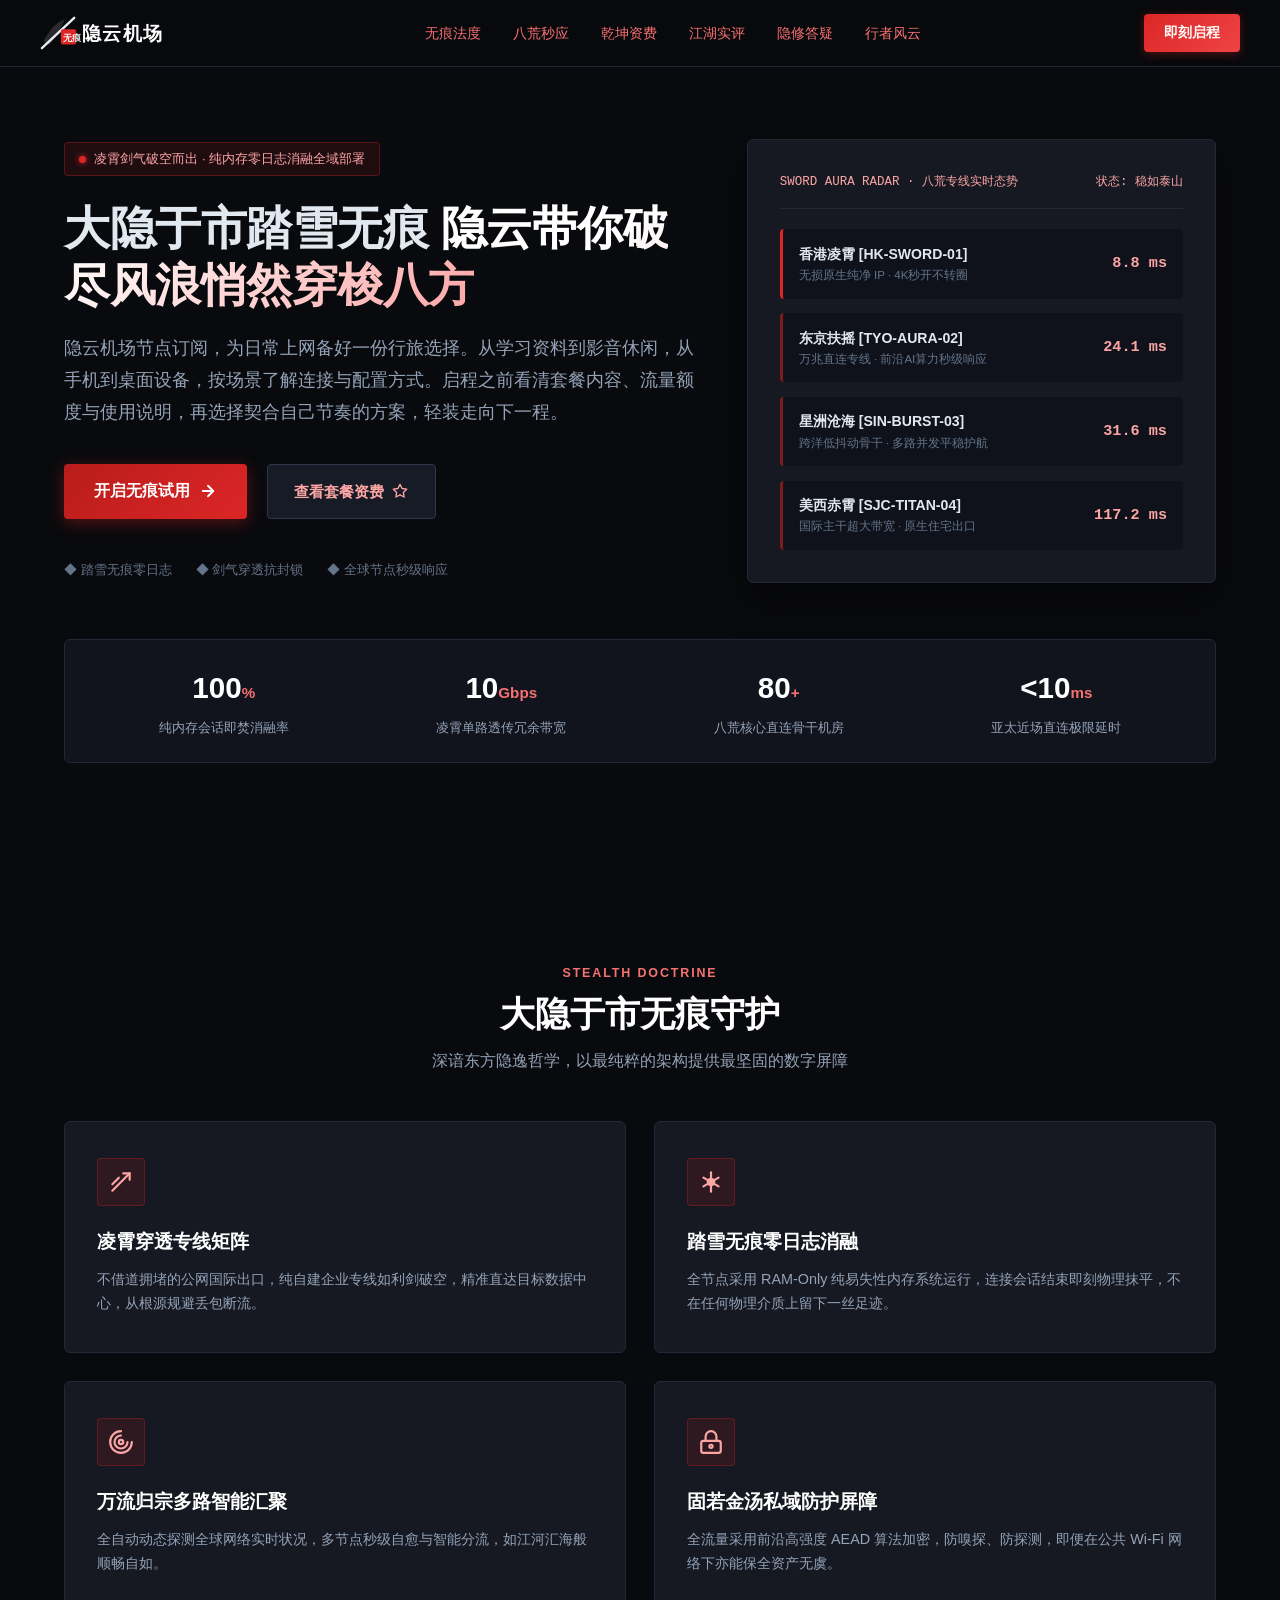
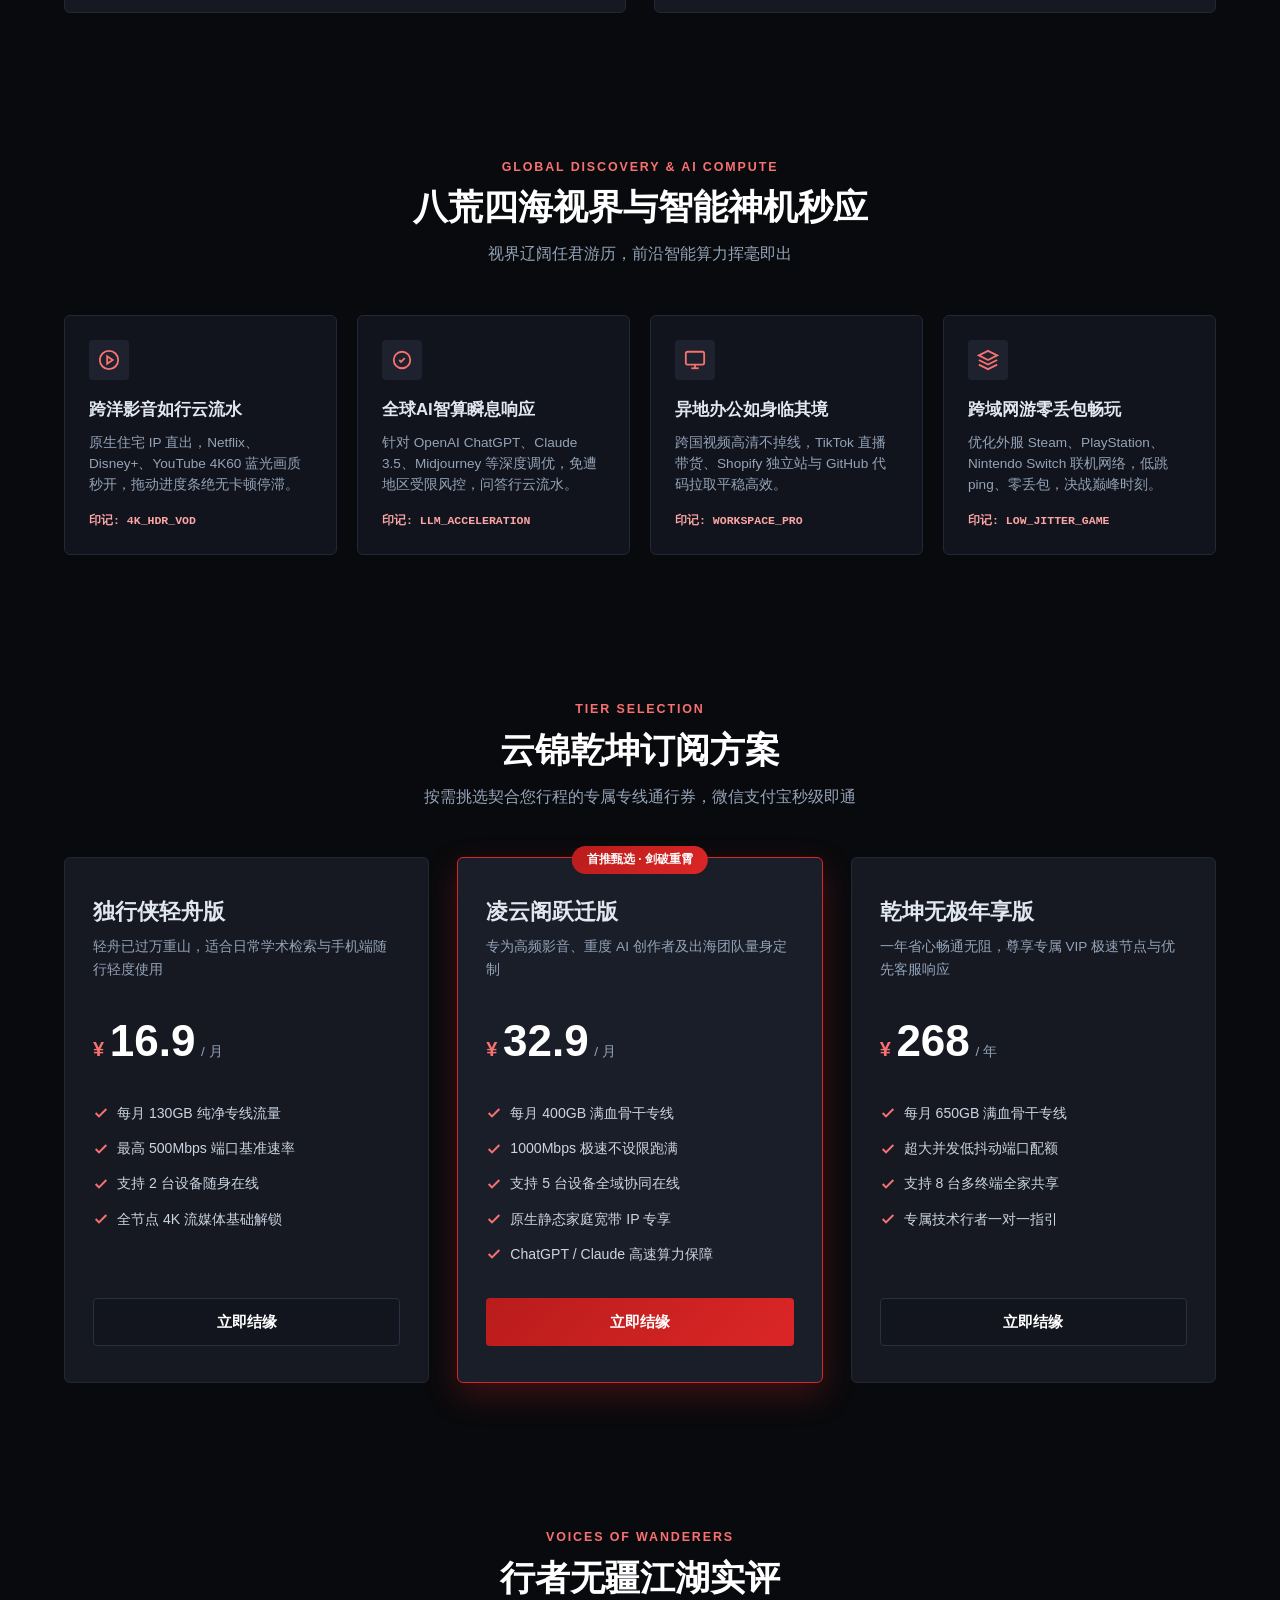
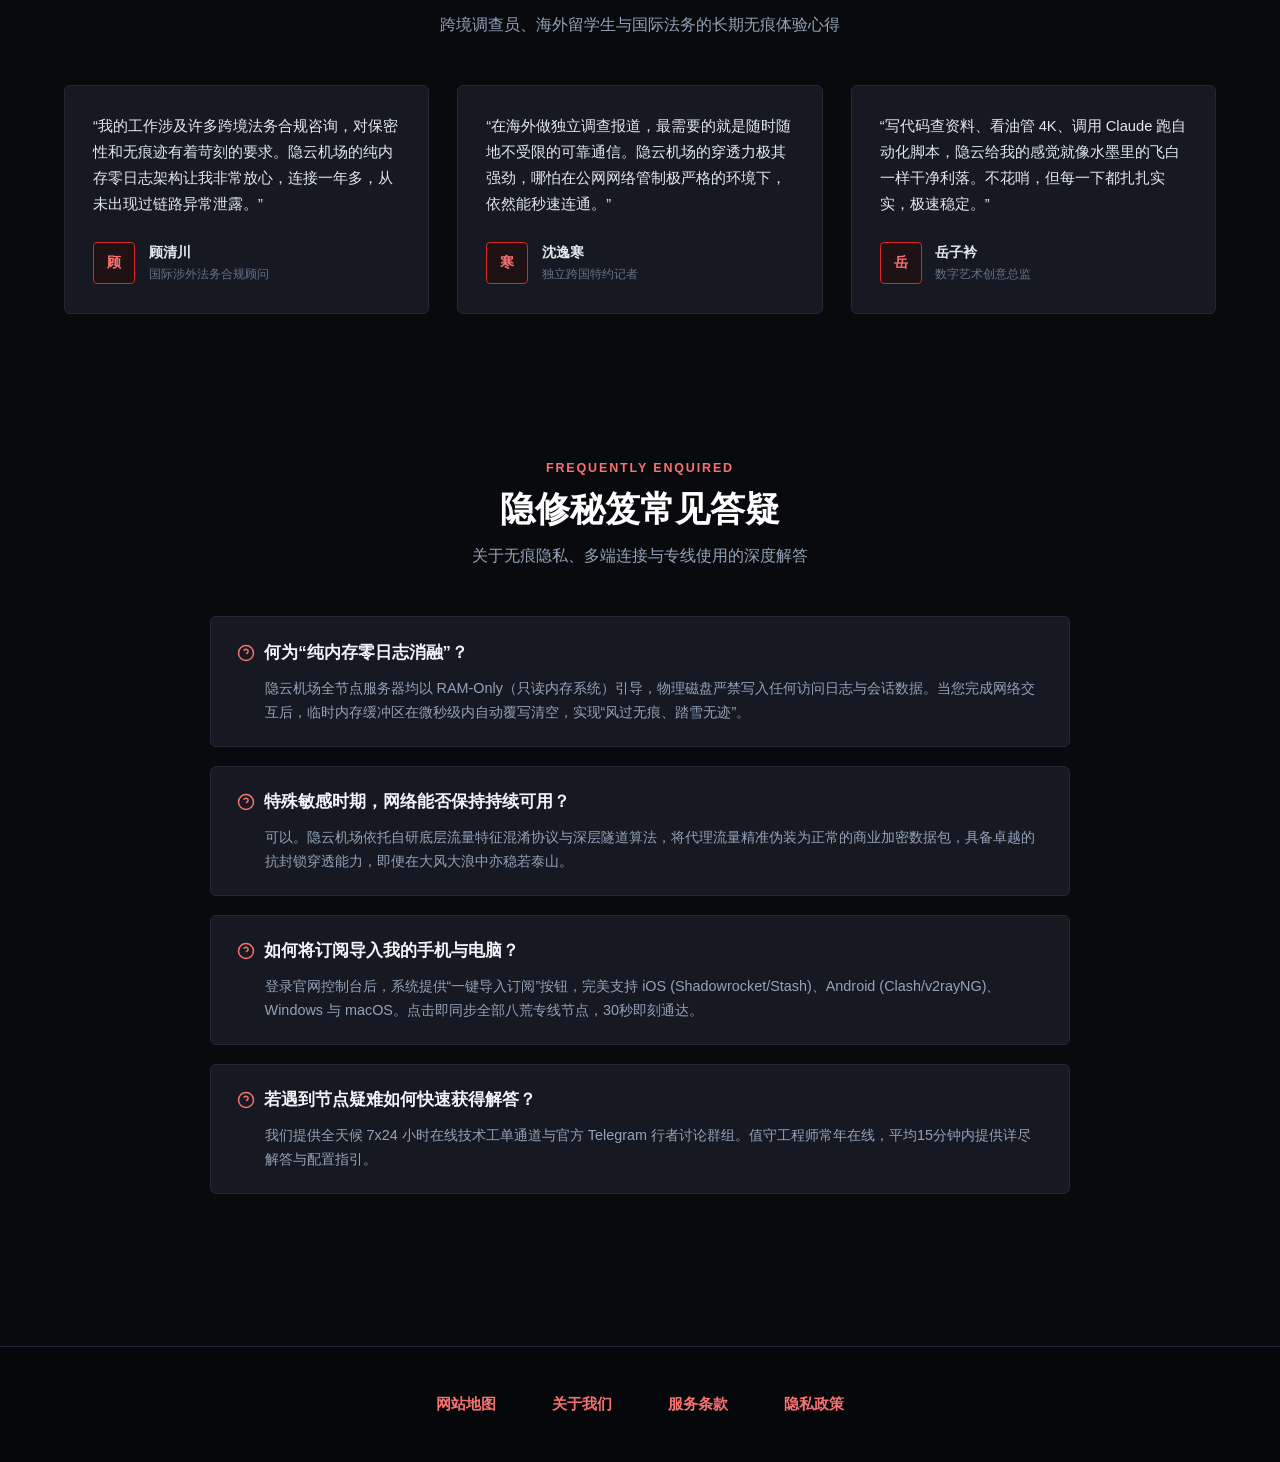
<file: index.html>
<!DOCTYPE html>

<html lang="zh-CN">
<head>
<meta charset="utf-8"/>
<meta content="width=device-width, initial-scale=1.0" name="viewport"/>
<title>隐云机场 - 注重隐私的网络加速服务 | 免费试用、多节点、新手入门指南</title>
<meta content="隐云机场节点订阅，为日常上网备好一份行旅选择。从学习资料到影音休闲，从手机到桌面设备，按场景了解连接与配置方式。启程之前看清套餐内容、流量额度与使用说明，再选择契合自己节奏的方案，轻装走向下一程。" name="description"/>
<meta content="隐云机场, 隐云, 机场推荐, 机场怎么选, 隐私保护, 免费试用, 公共Wi-Fi安全, 断流排查" name="keywords"/>
<link href="https://yinyuncloud.sbs/" rel="canonical"/>
<!-- Open Graph / Facebook -->
<meta content="website" property="og:type"/>
<meta content="https://yinyuncloud.sbs/" property="og:url"/>
<meta content="隐云机场 - 注重隐私的网络加速服务 | 免费试用、多节点、新手入门指南" property="og:title"/>
<meta content="隐云机场节点订阅，为日常上网备好一份行旅选择。从学习资料到影音休闲，从手机到桌面设备，按场景了解连接与配置方式。启程之前看清套餐内容、流量额度与使用说明，再选择契合自己节奏的方案，轻装走向下一程。" property="og:description"/>
<meta content="隐云机场" property="og:site_name"/>
<meta content="zh_CN" property="og:locale"/>
<!-- Twitter Card -->
<meta content="summary_large_image" name="twitter:card"/>
<meta content="https://yinyuncloud.sbs/" name="twitter:url"/>
<meta content="隐云机场 - 注重隐私的网络加速服务 | 免费试用、多节点、新手入门指南" name="twitter:title"/>
<meta content="隐云机场节点订阅，为日常上网备好一份行旅选择。从学习资料到影音休闲，从手机到桌面设备，按场景了解连接与配置方式。启程之前看清套餐内容、流量额度与使用说明，再选择契合自己节奏的方案，轻装走向下一程。" name="twitter:description"/>
<!-- JSON-LD Product Schema -->
<script type="application/ld+json">
  {
    "@context": "https://schema.org",
    "@type": "Product",
    "name": "隐云机场 纯内存零日志抗封锁网络加速服务",
    "brand": {
      "@type": "Brand",
      "name": "隐云机场"
    },
    "description": "融合东方水墨意境与纯内存RAM-Only无盘架构的硬核网络加速服务，自研防探测混淆协议，全域流量极速秒开与会话即焚零记录保障。",
    "url": "https://yinyuncloud.sbs/",
    "offers": {
      "@type": "AggregateOffer",
      "priceCurrency": "CNY",
      "lowPrice": "19.9",
      "highPrice": "49.9",
      "offerCount": "3"
    },
    "aggregateRating": {
      "@type": "AggregateRating",
      "ratingValue": "4.98",
      "reviewCount": "1150"
    }
  }
  </script>
<link href="style.css" rel="stylesheet"/>
</head>
<body>
<!-- 顶部卷轴卷首导航 -->
<header class="scroll-masthead">
<div class="masthead-wrap">
<a aria-label="隐云机场首页" class="brand-ink" href="index.html">
<!-- 主题深度融合Logo：水墨笔触 + 破空剑芒 + 朱砂印章「无痕」 -->
<svg fill="none" viewbox="0 0 170 40" xmlns="http://www.w3.org/2000/svg">
<defs>
<lineargradient id="bladeGrad" x1="0%" x2="100%" y1="0%" y2="100%">
<stop offset="0%" stop-color="#ffffff"></stop>
<stop offset="60%" stop-color="#e2e8f0"></stop>
<stop offset="100%" stop-color="#94a3b8"></stop>
</lineargradient>
</defs>
<!-- 水墨气韵笔锋底衬 -->
<path d="M4 28C10 18 16 8 26 6C22 14 18 24 10 32C7 32 4 30 4 28Z" fill="#3f3f46" fill-opacity="0.6"></path>
<!-- 破空剑芒银白切线 -->
<line stroke="url(#bladeGrad)" stroke-linecap="round" stroke-width="2.5" x1="2" x2="36" y1="36" y2="4"></line>
<!-- 朱砂方印「无痕」 -->
<rect fill="#dc2626" height="16" rx="2" width="16" x="22" y="16"></rect>
<text fill="#ffffff" font-family="'PingFang SC', sans-serif" font-size="9" font-weight="900" x="24" y="28">无痕</text>
<!-- 品牌字形 -->
<text fill="#ffffff" font-family="-apple-system, BlinkMacSystemFont, sans-serif" font-size="20" font-weight="900" letter-spacing="1.5" x="44" y="27">隐云机场</text>
</svg>
</a>
<ul class="scroll-nav-links">
<li><a href="#stealth">无痕法度</a></li>
<li><a href="#realms">八荒秒应</a></li>
<li><a href="#pricing">乾坤资费</a></li>
<li><a href="#chivalry">江湖实评</a></li>
<li><a href="#faq">隐修答疑</a></li>
<li><a href="wanderer-scrolls.html">行者风云</a></li>
</ul>
<div class="header-actions">
<a class="btn-cinnabar-top" href="https://ww012.twilightaff.com/#/?code=A56DH1Af" rel="nofollow" target="_blank">即刻启程</a>
<button aria-expanded="false" aria-label="切换导航菜单" class="nav-toggle">
<span class="bar"></span>
<span class="bar"></span>
<span class="bar"></span>
</button>
</div>
</div>
</header>
<main>
<!-- 剑气破空 Hero 首屏 -->
<section class="sword-aura-hero">
<div class="container">
<div class="hero-aura-grid">
<div class="sword-intro">
<div class="seal-pill">
<span class="cinnabar-dot"></span>
<span>凌霄剑气破空而出 · 纯内存零日志消融全域部署</span>
</div>
<h1 class="sword-title">大隐于市踏雪无痕 <span>隐云带你破尽风浪悄然穿梭八方</span></h1>
<p class="sword-subtitle">隐云机场节点订阅，为日常上网备好一份行旅选择。从学习资料到影音休闲，从手机到桌面设备，按场景了解连接与配置方式。启程之前看清套餐内容、流量额度与使用说明，再选择契合自己节奏的方案，轻装走向下一程。</p>
<div class="sword-cta-group">
<a class="btn-aura-primary" href="https://ww012.twilightaff.com/#/?code=A56DH1Af" rel="nofollow" target="_blank">
<span>开启无痕试用</span>
<svg fill="none" height="18" stroke="currentColor" stroke-linecap="round" stroke-linejoin="round" stroke-width="2.5" viewbox="0 0 24 24" width="18">
<path d="M5 12h14"></path>
<path d="M12 5l7 7-7 7"></path>
</svg>
</a>
<a class="btn-aura-pbn" href="#plans" target="_blank">
<span>查看套餐资费</span>
<svg fill="none" height="16" stroke="currentColor" stroke-linecap="round" stroke-linejoin="round" stroke-width="2" viewbox="0 0 24 24" width="16">
<polygon points="12 2 15.09 8.26 22 9.27 17 14.14 18.18 21.02 12 17.77 5.82 21.02 7 14.14 2 9.27 8.91 8.26 12 2"></polygon>
</svg>
</a>
</div>
<div class="sword-pledge">
<span>◆ 踏雪无痕零日志</span>
<span>◆ 剑气穿透抗封锁</span>
<span>◆ 全球节点秒级响应</span>
</div>
</div>
<!-- 右侧水墨屏障画框 -->
<div class="ink-shield-frame">
<div class="shield-frame-head">
<span>SWORD AURA RADAR · 八荒专线实时态势</span>
<span>状态: 稳如泰山</span>
</div>
<div class="ink-node-stack">
<div class="ink-node-item active">
<div class="ink-node-meta">
<h4>香港凌霄 [HK-SWORD-01]</h4>
<p>无损原生纯净 IP · 4K秒开不转圈</p>
</div>
<div class="ink-node-speed">8.8 ms</div>
</div>
<div class="ink-node-item">
<div class="ink-node-meta">
<h4>东京扶摇 [TYO-AURA-02]</h4>
<p>万兆直连专线 · 前沿AI算力秒级响应</p>
</div>
<div class="ink-node-speed">24.1 ms</div>
</div>
<div class="ink-node-item">
<div class="ink-node-meta">
<h4>星洲沧海 [SIN-BURST-03]</h4>
<p>跨洋低抖动骨干 · 多路并发平稳护航</p>
</div>
<div class="ink-node-speed">31.6 ms</div>
</div>
<div class="ink-node-item">
<div class="ink-node-meta">
<h4>美西赤霄 [SJC-TITAN-04]</h4>
<p>国际主干超大带宽 · 原生住宅出口</p>
</div>
<div class="ink-node-speed">117.2 ms</div>
</div>
</div>
</div>
</div>
<!-- 水墨印章指标横条 -->
<div class="ink-seal-metrics">
<div class="seal-metric-unit">
<div class="seal-metric-val">100<span>%</span></div>
<div class="seal-metric-label">纯内存会话即焚消融率</div>
</div>
<div class="seal-metric-unit">
<div class="seal-metric-val">10<span>Gbps</span></div>
<div class="seal-metric-label">凌霄单路透传冗余带宽</div>
</div>
<div class="seal-metric-unit">
<div class="seal-metric-val">80<span>+</span></div>
<div class="seal-metric-label">八荒核心直连骨干机房</div>
</div>
<div class="seal-metric-unit">
<div class="seal-metric-val">&lt;10<span>ms</span></div>
<div class="seal-metric-label">亚太近场直连极限延时</div>
</div>
</div>
</div>
</section>
<!-- 核心优势（去模板化标题：大隐于市无痕守护） -->
<section class="ink-section" id="stealth">
<div class="container">
<div class="ink-section-head">
<p class="ink-section-tag">STEALTH DOCTRINE</p>
<h2 class="ink-section-title">大隐于市无痕守护</h2>
<p class="ink-section-subtitle">深谙东方隐逸哲学，以最纯粹的架构提供最坚固的数字屏障</p>
</div>
<div class="stealth-cards-grid">
<!-- 卡片 1 -->
<div class="stealth-card">
<div class="brush-icon-box">
<svg fill="none" stroke="currentColor" stroke-linecap="round" stroke-linejoin="round" stroke-width="2" viewbox="0 0 24 24">
<!-- 自研剑气穿透矢量SVG -->
<line x1="4" x2="20" y1="20" y2="4"></line>
<polyline points="14 4 20 4 20 10"></polyline>
<path d="M4 14l6-6"></path>
</svg>
</div>
<h3 class="stealth-card-title">凌霄穿透专线矩阵</h3>
<p class="stealth-card-desc">
              不借道拥堵的公网国际出口，纯自建企业专线如利剑破空，精准直达目标数据中心，从根源规避丢包断流。
            </p>
</div>
<!-- 卡片 2 -->
<div class="stealth-card">
<div class="brush-icon-box">
<svg fill="none" stroke="currentColor" stroke-linecap="round" stroke-linejoin="round" stroke-width="2" viewbox="0 0 24 24">
<!-- 自研踏雪无痕消融矢量SVG -->
<path d="M12 3v18"></path>
<path d="M5 8l14 8"></path>
<path d="M5 16l14-8"></path>
<circle cx="12" cy="12" r="3"></circle>
</svg>
</div>
<h3 class="stealth-card-title">踏雪无痕零日志消融</h3>
<p class="stealth-card-desc">
              全节点采用 RAM-Only 纯易失性内存系统运行，连接会话结束即刻物理抹平，不在任何物理介质上留下一丝足迹。
            </p>
</div>
<!-- 卡片 3 -->
<div class="stealth-card">
<div class="brush-icon-box">
<svg fill="none" stroke="currentColor" stroke-linecap="round" stroke-linejoin="round" stroke-width="2" viewbox="0 0 24 24">
<!-- 自研万流归宗多路汇聚SVG -->
<path d="M12 2a10 10 0 1 0 10 10"></path>
<path d="M12 6a6 6 0 1 0 6 6"></path>
<circle cx="12" cy="12" r="2"></circle>
</svg>
</div>
<h3 class="stealth-card-title">万流归宗多路智能汇聚</h3>
<p class="stealth-card-desc">
              全自动动态探测全球网络实时状况，多节点秒级自愈与智能分流，如江河汇海般顺畅自如。
            </p>
</div>
<!-- 卡片 4 -->
<div class="stealth-card">
<div class="brush-icon-box">
<svg fill="none" stroke="currentColor" stroke-linecap="round" stroke-linejoin="round" stroke-width="2" viewbox="0 0 24 24">
<!-- 自研固若金汤私域防护SVG -->
<rect height="11" rx="2" ry="2" width="18" x="3" y="11"></rect>
<path d="M7 11V7a5 5 0 0 1 10 0v4"></path>
<circle cx="12" cy="16" r="1.5"></circle>
</svg>
</div>
<h3 class="stealth-card-title">固若金汤私域防护屏障</h3>
<p class="stealth-card-desc">
              全流量采用前沿高强度 AEAD 算法加密，防嗅探、防探测，即便在公共 Wi-Fi 网络下亦能保全资产无虞。
            </p>
</div>
</div>
</div>
</section>
<!-- 八荒四海视界与智能神机秒应（4张卡片） -->
<section class="ink-section" id="realms">
<div class="container">
<div class="ink-section-head">
<p class="ink-section-tag">GLOBAL DISCOVERY &amp; AI COMPUTE</p>
<h2 class="ink-section-title">八荒四海视界与智能神机秒应</h2>
<p class="ink-section-subtitle">视界辽阔任君游历，前沿智能算力挥毫即出</p>
</div>
<div class="octo-grid">
<div class="octo-card">
<div class="octo-icon">
<svg fill="none" stroke="currentColor" stroke-width="2" viewbox="0 0 24 24"><circle cx="12" cy="12" r="10"></circle><polygon points="10 8 16 12 10 16 10 8"></polygon></svg>
</div>
<h3 class="octo-name">跨洋影音如行云流水</h3>
<p class="octo-desc">
              原生住宅 IP 直出，Netflix、Disney+、YouTube 4K60 蓝光画质秒开，拖动进度条绝无卡顿停滞。
            </p>
<span class="octo-seal-tag">印记: 4K_HDR_VOD</span>
</div>
<div class="octo-card">
<div class="octo-icon">
<svg fill="none" stroke="currentColor" stroke-width="2" viewbox="0 0 24 24"><circle cx="12" cy="12" r="9"></circle><path d="M9 12l2 2 4-4"></path></svg>
</div>
<h3 class="octo-name">全球AI智算瞬息响应</h3>
<p class="octo-desc">
              针对 OpenAI ChatGPT、Claude 3.5、Midjourney 等深度调优，免遭地区受限风控，问答行云流水。
            </p>
<span class="octo-seal-tag">印记: LLM_ACCELERATION</span>
</div>
<div class="octo-card">
<div class="octo-icon">
<svg fill="none" stroke="currentColor" stroke-width="2" viewbox="0 0 24 24"><rect height="14" rx="2" width="20" x="2" y="3"></rect><line x1="8" x2="16" y1="21" y2="21"></line><line x1="12" x2="12" y1="17" y2="21"></line></svg>
</div>
<h3 class="octo-name">异地办公如身临其境</h3>
<p class="octo-desc">
              跨国视频高清不掉线，TikTok 直播带货、Shopify 独立站与 GitHub 代码拉取平稳高效。
            </p>
<span class="octo-seal-tag">印记: WORKSPACE_PRO</span>
</div>
<div class="octo-card">
<div class="octo-icon">
<svg fill="none" stroke="currentColor" stroke-width="2" viewbox="0 0 24 24"><polygon points="12 2 2 7 12 12 22 7 12 2"></polygon><polyline points="2 17 12 22 22 17"></polyline><polyline points="2 12 12 17 22 12"></polyline></svg>
</div>
<h3 class="octo-name">跨域网游零丢包畅玩</h3>
<p class="octo-desc">
              优化外服 Steam、PlayStation、Nintendo Switch 联机网络，低跳 ping、零丢包，决战巅峰时刻。
            </p>
<span class="octo-seal-tag">印记: LOW_JITTER_GAME</span>
</div>
</div>
</div>
</section>
<!-- 价格对比表（3个方案） -->
<section class="ink-section" id="pricing">
<div class="container">
<div class="ink-section-head">
<p class="ink-section-tag">TIER SELECTION</p>
<h2 class="ink-section-title">云锦乾坤订阅方案</h2>
<p class="ink-section-subtitle">按需挑选契合您行程的专属专线通行券，微信支付宝秒级即通</p>
</div>
<div class="sanctuary-tiers-grid">
<!-- 方案 1 -->
<div class="scroll-plan-card">
<h3 class="scroll-tier-name">独行侠轻舟版</h3>
<p class="scroll-tier-desc">轻舟已过万重山，适合日常学术检索与手机端随行轻度使用</p>
<div class="scroll-price-box">
<span class="scroll-currency">¥</span>
<span class="scroll-digit">16.9</span>
<span class="scroll-period">/ 月</span>
</div>
<ul class="scroll-perks">
<li>
<svg fill="none" stroke="currentColor" stroke-width="3" viewbox="0 0 24 24"><polyline points="20 6 9 17 4 12"></polyline></svg>
<span>每月 130GB 纯净专线流量</span>
</li>
<li>
<svg fill="none" stroke="currentColor" stroke-width="3" viewbox="0 0 24 24"><polyline points="20 6 9 17 4 12"></polyline></svg>
<span>最高 500Mbps 端口基准速率</span>
</li>
<li>
<svg fill="none" stroke="currentColor" stroke-width="3" viewbox="0 0 24 24"><polyline points="20 6 9 17 4 12"></polyline></svg>
<span>支持 2 台设备随身在线</span>
</li>
<li>
<svg fill="none" stroke="currentColor" stroke-width="3" viewbox="0 0 24 24"><polyline points="20 6 9 17 4 12"></polyline></svg>
<span>全节点 4K 流媒体基础解锁</span>
</li>
</ul>
<a class="btn-pledge-action" href="https://ww012.twilightaff.com/#/?code=A56DH1Af" rel="nofollow" target="_blank">立即结缘</a>
</div>
<!-- 方案 2 (推荐) -->
<div class="scroll-plan-card sanctuary-chief">
<div class="chief-ribbon">首推甄选 · 剑破重霄</div>
<h3 class="scroll-tier-name">凌云阁跃迁版</h3>
<p class="scroll-tier-desc">专为高频影音、重度 AI 创作者及出海团队量身定制</p>
<div class="scroll-price-box">
<span class="scroll-currency">¥</span>
<span class="scroll-digit">32.9</span>
<span class="scroll-period">/ 月</span>
</div>
<ul class="scroll-perks">
<li>
<svg fill="none" stroke="currentColor" stroke-width="3" viewbox="0 0 24 24"><polyline points="20 6 9 17 4 12"></polyline></svg>
<span>每月 400GB 满血骨干专线</span>
</li>
<li>
<svg fill="none" stroke="currentColor" stroke-width="3" viewbox="0 0 24 24"><polyline points="20 6 9 17 4 12"></polyline></svg>
<span>1000Mbps 极速不设限跑满</span>
</li>
<li>
<svg fill="none" stroke="currentColor" stroke-width="3" viewbox="0 0 24 24"><polyline points="20 6 9 17 4 12"></polyline></svg>
<span>支持 5 台设备全域协同在线</span>
</li>
<li>
<svg fill="none" stroke="currentColor" stroke-width="3" viewbox="0 0 24 24"><polyline points="20 6 9 17 4 12"></polyline></svg>
<span>原生静态家庭宽带 IP 专享</span>
</li>
<li>
<svg fill="none" stroke="currentColor" stroke-width="3" viewbox="0 0 24 24"><polyline points="20 6 9 17 4 12"></polyline></svg>
<span>ChatGPT / Claude 高速算力保障</span>
</li>
</ul>
<a class="btn-pledge-action" href="https://ww012.twilightaff.com/#/?code=A56DH1Af" rel="nofollow" target="_blank">立即结缘</a>
</div>
<!-- 方案 3 -->
<div class="scroll-plan-card">
<h3 class="scroll-tier-name">乾坤无极年享版</h3>
<p class="scroll-tier-desc">一年省心畅通无阻，尊享专属 VIP 极速节点与优先客服响应</p>
<div class="scroll-price-box">
<span class="scroll-currency">¥</span>
<span class="scroll-digit">268</span>
<span class="scroll-period">/ 年</span>
</div>
<ul class="scroll-perks">
<li>
<svg fill="none" stroke="currentColor" stroke-width="3" viewbox="0 0 24 24"><polyline points="20 6 9 17 4 12"></polyline></svg>
<span>每月 650GB 满血骨干专线</span>
</li>
<li>
<svg fill="none" stroke="currentColor" stroke-width="3" viewbox="0 0 24 24"><polyline points="20 6 9 17 4 12"></polyline></svg>
<span>超大并发低抖动端口配额</span>
</li>
<li>
<svg fill="none" stroke="currentColor" stroke-width="3" viewbox="0 0 24 24"><polyline points="20 6 9 17 4 12"></polyline></svg>
<span>支持 8 台多终端全家共享</span>
</li>
<li>
<svg fill="none" stroke="currentColor" stroke-width="3" viewbox="0 0 24 24"><polyline points="20 6 9 17 4 12"></polyline></svg>
<span>专属技术行者一对一指引</span>
</li>
</ul>
<a class="btn-pledge-action" href="https://ww012.twilightaff.com/#/?code=A56DH1Af" rel="nofollow" target="_blank">立即结缘</a>
</div>
</div>
</div>
</section>
<!-- 行者口碑实评（3张卡片） -->
<section class="ink-section" id="chivalry">
<div class="container">
<div class="ink-section-head">
<p class="ink-section-tag">VOICES OF WANDERERS</p>
<h2 class="ink-section-title">行者无疆江湖实评</h2>
<p class="ink-section-subtitle">跨境调查员、海外留学生与国际法务的长期无痕体验心得</p>
</div>
<div class="chivalry-reviews-grid">
<div class="chivalry-card">
<p class="chivalry-quote">
              “我的工作涉及许多跨境法务合规咨询，对保密性和无痕迹有着苛刻的要求。隐云机场的纯内存零日志架构让我非常放心，连接一年多，从未出现过链路异常泄露。”
            </p>
<div class="chivalry-author">
<div class="chivalry-seal-avatar">顾</div>
<div class="chivalry-meta">
<h4>顾清川</h4>
<p>国际涉外法务合规顾问</p>
</div>
</div>
</div>
<div class="chivalry-card">
<p class="chivalry-quote">
              “在海外做独立调查报道，最需要的就是随时随地不受限的可靠通信。隐云机场的穿透力极其强劲，哪怕在公网网络管制极严格的环境下，依然能秒速连通。”
            </p>
<div class="chivalry-author">
<div class="chivalry-seal-avatar">寒</div>
<div class="chivalry-meta">
<h4>沈逸寒</h4>
<p>独立跨国特约记者</p>
</div>
</div>
</div>
<div class="chivalry-card">
<p class="chivalry-quote">
              “写代码查资料、看油管 4K、调用 Claude 跑自动化脚本，隐云给我的感觉就像水墨里的飞白一样干净利落。不花哨，但每一下都扎扎实实，极速稳定。”
            </p>
<div class="chivalry-author">
<div class="chivalry-seal-avatar">岳</div>
<div class="chivalry-meta">
<h4>岳子衿</h4>
<p>数字艺术创意总监</p>
</div>
</div>
</div>
</div>
</div>
</section>
<!-- FAQ 常见问答（4个） -->
<section class="ink-section" id="faq">
<div class="container">
<div class="ink-section-head">
<p class="ink-section-tag">FREQUENTLY ENQUIRED</p>
<h2 class="ink-section-title">隐修秘笈常见答疑</h2>
<p class="ink-section-subtitle">关于无痕隐私、多端连接与专线使用的深度解答</p>
</div>
<div class="faq-scroll-stack">
<div class="faq-scroll-card">
<h3 class="faq-scroll-ask">
<svg fill="none" stroke="currentColor" stroke-width="2" viewbox="0 0 24 24"><circle cx="12" cy="12" r="10"></circle><path d="M9.09 9a3 3 0 0 1 5.83 1c0 2-3 3-3 3"></path><line x1="12" x2="12.01" y1="17" y2="17"></line></svg>
<span>何为“纯内存零日志消融”？</span>
</h3>
<p class="faq-scroll-reply">
              隐云机场全节点服务器均以 RAM-Only（只读内存系统）引导，物理磁盘严禁写入任何访问日志与会话数据。当您完成网络交互后，临时内存缓冲区在微秒级内自动覆写清空，实现“风过无痕、踏雪无迹”。
            </p>
</div>
<div class="faq-scroll-card">
<h3 class="faq-scroll-ask">
<svg fill="none" stroke="currentColor" stroke-width="2" viewbox="0 0 24 24"><circle cx="12" cy="12" r="10"></circle><path d="M9.09 9a3 3 0 0 1 5.83 1c0 2-3 3-3 3"></path><line x1="12" x2="12.01" y1="17" y2="17"></line></svg>
<span>特殊敏感时期，网络能否保持持续可用？</span>
</h3>
<p class="faq-scroll-reply">
              可以。隐云机场依托自研底层流量特征混淆协议与深层隧道算法，将代理流量精准伪装为正常的商业加密数据包，具备卓越的抗封锁穿透能力，即便在大风大浪中亦稳若泰山。
            </p>
</div>
<div class="faq-scroll-card">
<h3 class="faq-scroll-ask">
<svg fill="none" stroke="currentColor" stroke-width="2" viewbox="0 0 24 24"><circle cx="12" cy="12" r="10"></circle><path d="M9.09 9a3 3 0 0 1 5.83 1c0 2-3 3-3 3"></path><line x1="12" x2="12.01" y1="17" y2="17"></line></svg>
<span>如何将订阅导入我的手机与电脑？</span>
</h3>
<p class="faq-scroll-reply">
              登录官网控制台后，系统提供“一键导入订阅”按钮，完美支持 iOS (Shadowrocket/Stash)、Android (Clash/v2rayNG)、Windows 与 macOS。点击即同步全部八荒专线节点，30秒即刻通达。
            </p>
</div>
<div class="faq-scroll-card">
<h3 class="faq-scroll-ask">
<svg fill="none" stroke="currentColor" stroke-width="2" viewbox="0 0 24 24"><circle cx="12" cy="12" r="10"></circle><path d="M9.09 9a3 3 0 0 1 5.83 1c0 2-3 3-3 3"></path><line x1="12" x2="12.01" y1="17" y2="17"></line></svg>
<span>若遇到节点疑难如何快速获得解答？</span>
</h3>
<p class="faq-scroll-reply">
              我们提供全天候 7x24 小时在线技术工单通道与官方 Telegram 行者讨论群组。值守工程师常年在线，平均15分钟内提供详尽解答与配置指引。
            </p>
</div>
</div>
</div>
</section>
</main>
<!-- 页脚题跋款识（严格仅限4个标题） -->
<footer class="colophon-seal">
<div class="container">
<ul class="colophon-nav">
<li><a href="sitemap.html">网站地图</a></li>
<li><a href="about.html">关于我们</a></li>
<li><a href="terms.html">服务条款</a></li>
<li><a href="privacy.html">隐私政策</a></li>
</ul>
</div>
</footer>
<script defer="" src="nav.js"></script>
</body>
</html>
</file>
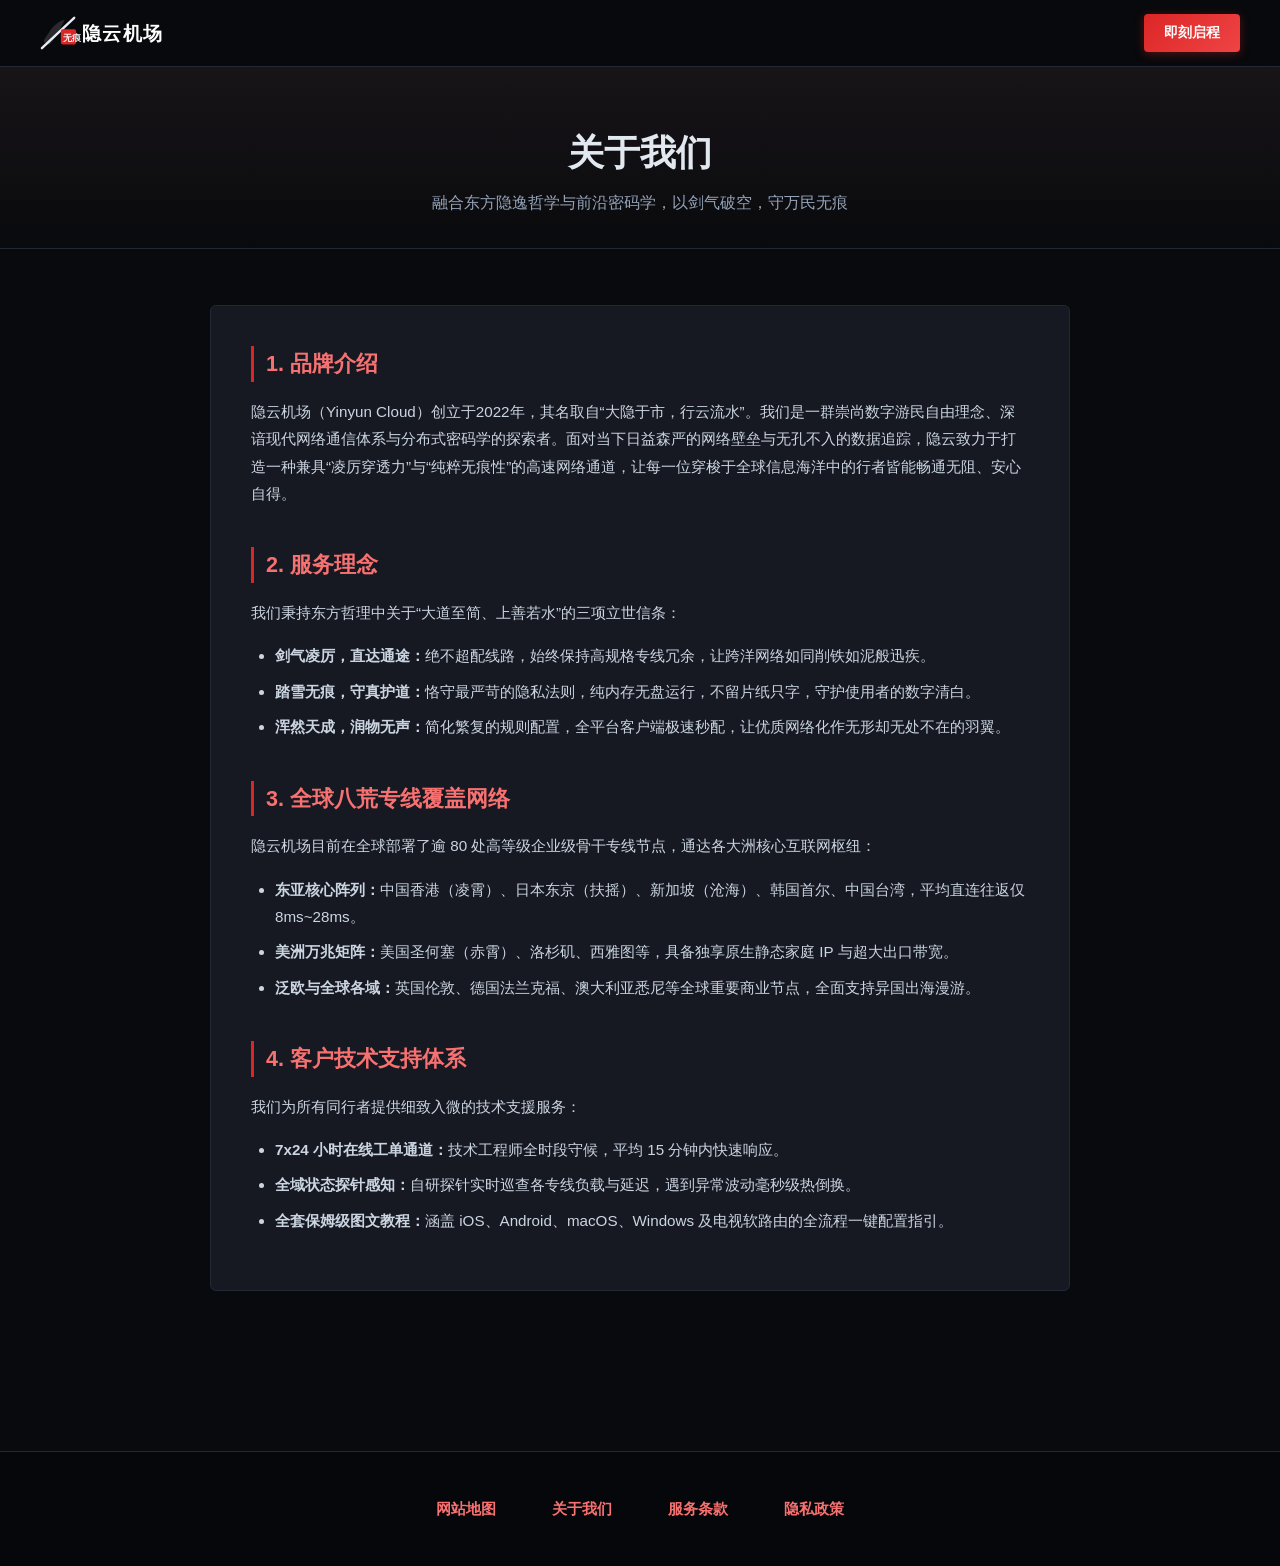
<file: about.html>
<!DOCTYPE html>
<html lang="zh-CN">
<head>
  <meta charset="UTF-8">
  <meta name="viewport" content="width=device-width, initial-scale=1.0">
  <title>关于我们 - 隐云机场</title>
  <meta name="description" content="了解隐云机场的品牌初心、服务哲学、全球八荒专线覆盖与7x24小时全天候客户技术支持体系。">
  <link rel="stylesheet" href="style.css">
</head>
<body>
  <header class="scroll-masthead">
    <div class="masthead-wrap">
      <a href="index.html" class="brand-ink" aria-label="隐云机场首页">
        <svg viewBox="0 0 170 40" fill="none" xmlns="http://www.w3.org/2000/svg">
          <defs>
            <linearGradient id="bladeGrad" x1="0%" y1="0%" x2="100%" y2="100%">
              <stop offset="0%" stop-color="#ffffff" />
              <stop offset="60%" stop-color="#e2e8f0" />
              <stop offset="100%" stop-color="#94a3b8" />
            </linearGradient>
          </defs>
          <path d="M4 28C10 18 16 8 26 6C22 14 18 24 10 32C7 32 4 30 4 28Z" fill="#3f3f46" fill-opacity="0.6" />
          <line x1="2" y1="36" x2="36" y2="4" stroke="url(#bladeGrad)" stroke-width="2.5" stroke-linecap="round" />
          <rect x="22" y="16" width="16" height="16" rx="2" fill="#dc2626" />
          <text x="24" y="28" font-family="'PingFang SC', sans-serif" font-size="9" font-weight="900" fill="#ffffff">无痕</text>
          <text x="44" y="27" font-family="-apple-system, BlinkMacSystemFont, sans-serif" font-size="20" font-weight="900" fill="#ffffff" letter-spacing="1.5">隐云机场</text>
        </svg>
      </a>
      <a href="https://ww012.twilightaff.com/#/?code=A56DH1Af" target="_blank" rel="nofollow" class="btn-cinnabar-top">即刻启程</a>
    </div>
  </header>

  <div class="subpage-scroll-hero">
    <div class="container">
      <h1 class="subpage-scroll-title">关于我们</h1>
      <p class="subpage-scroll-desc">融合东方隐逸哲学与前沿密码学，以剑气破空，守万民无痕</p>
    </div>
  </div>

  <main class="subpage-scroll-body">
    <div class="container">
      <article class="scroll-article">
        <section class="scroll-doc-section">
          <h2 class="scroll-doc-h2">1. 品牌介绍</h2>
          <p class="scroll-doc-p">
            隐云机场（Yinyun Cloud）创立于2022年，其名取自“大隐于市，行云流水”。我们是一群崇尚数字游民自由理念、深谙现代网络通信体系与分布式密码学的探索者。面对当下日益森严的网络壁垒与无孔不入的数据追踪，隐云致力于打造一种兼具“凌厉穿透力”与“纯粹无痕性”的高速网络通道，让每一位穿梭于全球信息海洋中的行者皆能畅通无阻、安心自得。
          </p>
        </section>

        <section class="scroll-doc-section">
          <h2 class="scroll-doc-h2">2. 服务理念</h2>
          <p class="scroll-doc-p">
            我们秉持东方哲理中关于“大道至简、上善若水”的三项立世信条：
          </p>
          <ul class="scroll-doc-list">
            <li><strong>剑气凌厉，直达通途：</strong>绝不超配线路，始终保持高规格专线冗余，让跨洋网络如同削铁如泥般迅疾。</li>
            <li><strong>踏雪无痕，守真护道：</strong>恪守最严苛的隐私法则，纯内存无盘运行，不留片纸只字，守护使用者的数字清白。</li>
            <li><strong>浑然天成，润物无声：</strong>简化繁复的规则配置，全平台客户端极速秒配，让优质网络化作无形却无处不在的羽翼。</li>
          </ul>
        </section>

        <section class="scroll-doc-section">
          <h2 class="scroll-doc-h2">3. 全球八荒专线覆盖网络</h2>
          <p class="scroll-doc-p">
            隐云机场目前在全球部署了逾 80 处高等级企业级骨干专线节点，通达各大洲核心互联网枢纽：
          </p>
          <ul class="scroll-doc-list">
            <li><strong>东亚核心阵列：</strong>中国香港（凌霄）、日本东京（扶摇）、新加坡（沧海）、韩国首尔、中国台湾，平均直连往返仅 8ms~28ms。</li>
            <li><strong>美洲万兆矩阵：</strong>美国圣何塞（赤霄）、洛杉矶、西雅图等，具备独享原生静态家庭 IP 与超大出口带宽。</li>
            <li><strong>泛欧与全球各域：</strong>英国伦敦、德国法兰克福、澳大利亚悉尼等全球重要商业节点，全面支持异国出海漫游。</li>
          </ul>
        </section>

        <section class="scroll-doc-section">
          <h2 class="scroll-doc-h2">4. 客户技术支持体系</h2>
          <p class="scroll-doc-p">
            我们为所有同行者提供细致入微的技术支援服务：
          </p>
          <ul class="scroll-doc-list">
            <li><strong>7x24 小时在线工单通道：</strong>技术工程师全时段守候，平均 15 分钟内快速响应。</li>
            <li><strong>全域状态探针感知：</strong>自研探针实时巡查各专线负载与延迟，遇到异常波动毫秒级热倒换。</li>
            <li><strong>全套保姆级图文教程：</strong>涵盖 iOS、Android、macOS、Windows 及电视软路由的全流程一键配置指引。</li>
          </ul>
        </section>
      </article>
    </div>
  </main>

  <footer class="colophon-seal">
    <div class="container">
      <ul class="colophon-nav">
        <li><a href="sitemap.html">网站地图</a></li>
        <li><a href="about.html">关于我们</a></li>
        <li><a href="terms.html">服务条款</a></li>
        <li><a href="privacy.html">隐私政策</a></li>
      </ul>
    </div>
  </footer>
</body>
</html>
</file>
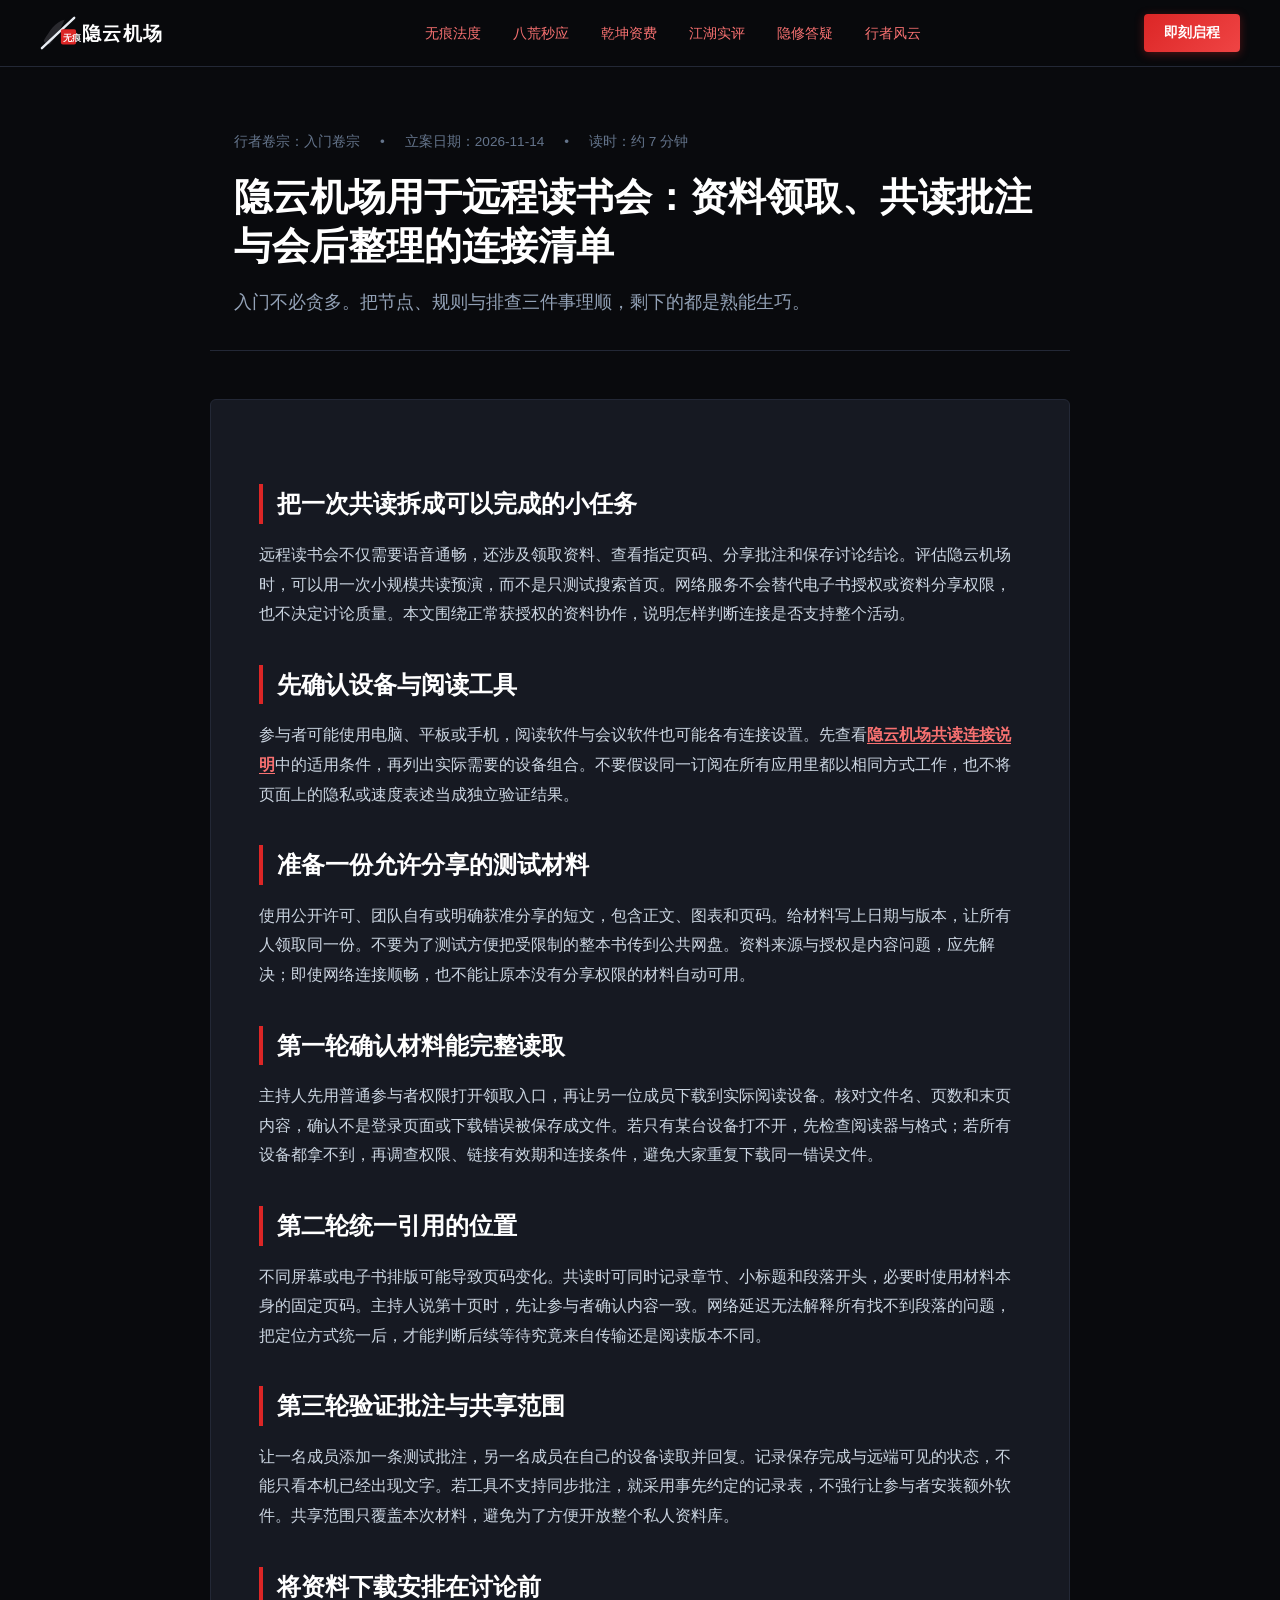
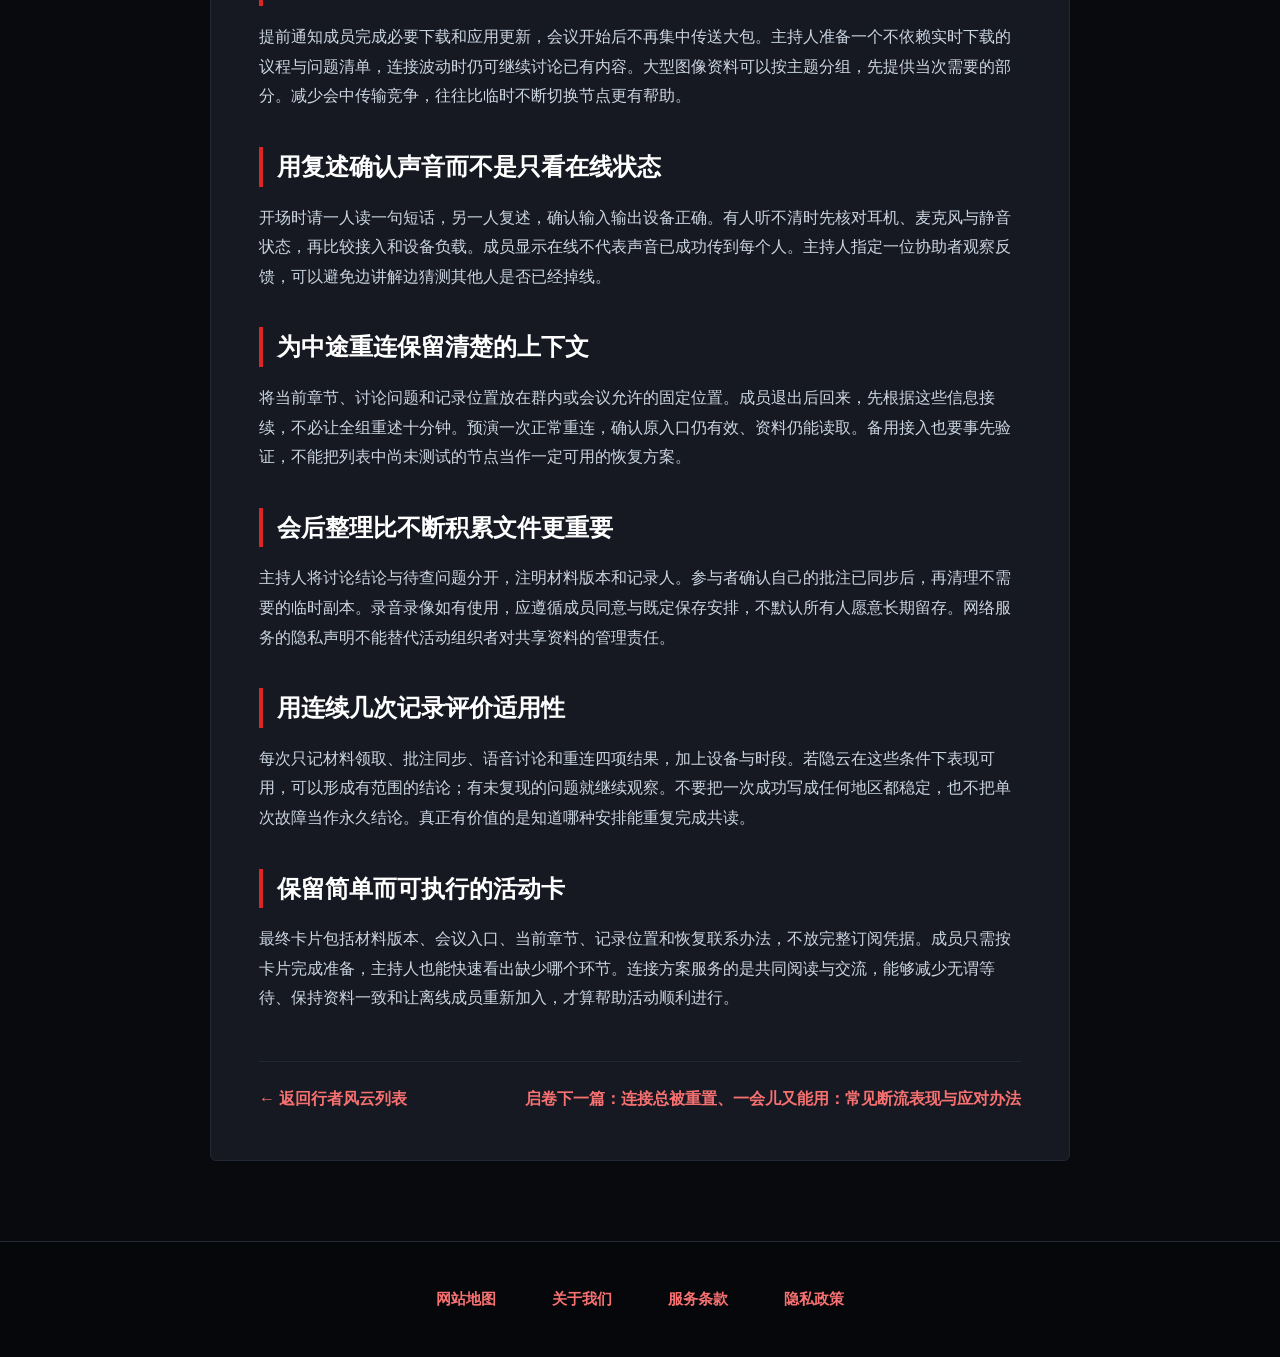
<file: chivalric-stealth-yinyun.html>
<!DOCTYPE html>

<html lang="zh-CN">
<head>
<meta charset="utf-8"/>
<meta content="width=device-width, initial-scale=1.0" name="viewport"/>
<title>隐云机场用于远程读书会：资料领取、共读批注与会后整理的连接清单</title>
<meta content="隐云机场用于远程读书会：资料领取、共读批注与会后整理的连接清单，包含操作次序、结果判读与适用条件，帮助读者把实际任务和连接问题分开验证。" name="description"/>
<link href="style.css" rel="stylesheet"/>
</head>
<body>
<header class="scroll-masthead">
<div class="masthead-wrap">
<a aria-label="隐云机场首页" class="brand-ink" href="index.html">
<svg fill="none" viewbox="0 0 170 40" xmlns="http://www.w3.org/2000/svg">
<defs>
<lineargradient id="bladeGrad" x1="0%" x2="100%" y1="0%" y2="100%">
<stop offset="0%" stop-color="#ffffff"></stop>
<stop offset="60%" stop-color="#e2e8f0"></stop>
<stop offset="100%" stop-color="#94a3b8"></stop>
</lineargradient>
</defs>
<path d="M4 28C10 18 16 8 26 6C22 14 18 24 10 32C7 32 4 30 4 28Z" fill="#3f3f46" fill-opacity="0.6"></path>
<line stroke="url(#bladeGrad)" stroke-linecap="round" stroke-width="2.5" x1="2" x2="36" y1="36" y2="4"></line>
<rect fill="#dc2626" height="16" rx="2" width="16" x="22" y="16"></rect>
<text fill="#ffffff" font-family="'PingFang SC', sans-serif" font-size="9" font-weight="900" x="24" y="28">无痕</text>
<text fill="#ffffff" font-family="-apple-system, BlinkMacSystemFont, sans-serif" font-size="20" font-weight="900" letter-spacing="1.5" x="44" y="27">隐云机场</text>
</svg>
</a>
<ul class="scroll-nav-links">
<li><a href="index.html#stealth">无痕法度</a></li>
<li><a href="index.html#realms">八荒秒应</a></li>
<li><a href="index.html#pricing">乾坤资费</a></li>
<li><a href="index.html#chivalry">江湖实评</a></li>
<li><a href="index.html#faq">隐修答疑</a></li>
<li><a href="wanderer-scrolls.html" style="color:#f87171;">行者风云</a></li>
</ul>
<div class="header-actions">
<a class="btn-cinnabar-top" href="https://ww012.twilightaff.com/#/?code=A56DH1Af" rel="nofollow" target="_blank">即刻启程</a>
<button aria-expanded="false" aria-label="切换导航菜单" class="nav-toggle">
<span class="bar"></span>
<span class="bar"></span>
<span class="bar"></span>
</button>
</div>
</div>
</header>
<div class="article-header">
<div class="container">
<div class="article-meta-bar">
<span>行者卷宗：入门卷宗</span>
<span>•</span>
<span>立案日期：2026-11-14</span>
<span>•</span>
<span>读时：约 7 分钟</span>
</div>
<h1 class="article-h1-title">隐云机场用于远程读书会：资料领取、共读批注与会后整理的连接清单</h1>
<p class="article-lead-p">
        入门不必贪多。把节点、规则与排查三件事理顺，剩下的都是熟能生巧。
      </p>
</div>
</div>
<main class="container">
<div class="article-body-wrapper">
<article class="article-rich-content"><div data-swc-article-body="2026-11-16"><h2>把一次共读拆成可以完成的小任务</h2>
<p>远程读书会不仅需要语音通畅，还涉及领取资料、查看指定页码、分享批注和保存讨论结论。评估隐云机场时，可以用一次小规模共读预演，而不是只测试搜索首页。网络服务不会替代电子书授权或资料分享权限，也不决定讨论质量。本文围绕正常获授权的资料协作，说明怎样判断连接是否支持整个活动。</p>
<h2>先确认设备与阅读工具</h2>
<p>参与者可能使用电脑、平板或手机，阅读软件与会议软件也可能各有连接设置。先查看<a href="https://yinyuncloud.sbs/">隐云机场共读连接说明</a>中的适用条件，再列出实际需要的设备组合。不要假设同一订阅在所有应用里都以相同方式工作，也不将页面上的隐私或速度表述当成独立验证结果。</p>
<h2>准备一份允许分享的测试材料</h2>
<p>使用公开许可、团队自有或明确获准分享的短文，包含正文、图表和页码。给材料写上日期与版本，让所有人领取同一份。不要为了测试方便把受限制的整本书传到公共网盘。资料来源与授权是内容问题，应先解决；即使网络连接顺畅，也不能让原本没有分享权限的材料自动可用。</p>
<h2>第一轮确认材料能完整读取</h2>
<p>主持人先用普通参与者权限打开领取入口，再让另一位成员下载到实际阅读设备。核对文件名、页数和末页内容，确认不是登录页面或下载错误被保存成文件。若只有某台设备打不开，先检查阅读器与格式；若所有设备都拿不到，再调查权限、链接有效期和连接条件，避免大家重复下载同一错误文件。</p>
<h2>第二轮统一引用的位置</h2>
<p>不同屏幕或电子书排版可能导致页码变化。共读时可同时记录章节、小标题和段落开头，必要时使用材料本身的固定页码。主持人说第十页时，先让参与者确认内容一致。网络延迟无法解释所有找不到段落的问题，把定位方式统一后，才能判断后续等待究竟来自传输还是阅读版本不同。</p>
<h2>第三轮验证批注与共享范围</h2>
<p>让一名成员添加一条测试批注，另一名成员在自己的设备读取并回复。记录保存完成与远端可见的状态，不能只看本机已经出现文字。若工具不支持同步批注，就采用事先约定的记录表，不强行让参与者安装额外软件。共享范围只覆盖本次材料，避免为了方便开放整个私人资料库。</p>
<h2>将资料下载安排在讨论前</h2>
<p>提前通知成员完成必要下载和应用更新，会议开始后不再集中传送大包。主持人准备一个不依赖实时下载的议程与问题清单，连接波动时仍可继续讨论已有内容。大型图像资料可以按主题分组，先提供当次需要的部分。减少会中传输竞争，往往比临时不断切换节点更有帮助。</p>
<h2>用复述确认声音而不是只看在线状态</h2>
<p>开场时请一人读一句短话，另一人复述，确认输入输出设备正确。有人听不清时先核对耳机、麦克风与静音状态，再比较接入和设备负载。成员显示在线不代表声音已成功传到每个人。主持人指定一位协助者观察反馈，可以避免边讲解边猜测其他人是否已经掉线。</p>
<h2>为中途重连保留清楚的上下文</h2>
<p>将当前章节、讨论问题和记录位置放在群内或会议允许的固定位置。成员退出后回来，先根据这些信息接续，不必让全组重述十分钟。预演一次正常重连，确认原入口仍有效、资料仍能读取。备用接入也要事先验证，不能把列表中尚未测试的节点当作一定可用的恢复方案。</p>
<h2>会后整理比不断积累文件更重要</h2>
<p>主持人将讨论结论与待查问题分开，注明材料版本和记录人。参与者确认自己的批注已同步后，再清理不需要的临时副本。录音录像如有使用，应遵循成员同意与既定保存安排，不默认所有人愿意长期留存。网络服务的隐私声明不能替代活动组织者对共享资料的管理责任。</p>
<h2>用连续几次记录评价适用性</h2>
<p>每次只记材料领取、批注同步、语音讨论和重连四项结果，加上设备与时段。若隐云在这些条件下表现可用，可以形成有范围的结论；有未复现的问题就继续观察。不要把一次成功写成任何地区都稳定，也不把单次故障当作永久结论。真正有价值的是知道哪种安排能重复完成共读。</p>
<h2>保留简单而可执行的活动卡</h2>
<p>最终卡片包括材料版本、会议入口、当前章节、记录位置和恢复联系办法，不放完整订阅凭据。成员只需按卡片完成准备，主持人也能快速看出缺少哪个环节。连接方案服务的是共同阅读与交流，能够减少无谓等待、保持资料一致和让离线成员重新加入，才算帮助活动顺利进行。</p></div></article>
<div class="post-back-bar">
<a href="wanderer-scrolls.html" style="text-decoration:none;font-weight:700;">← 返回行者风云列表</a>
<a href="deep-packet-inspection-countermeasures.html" style="text-decoration:none;font-weight:700;">启卷下一篇：连接总被重置、一会儿又能用：常见断流表现与应对办法</a>
</div>
</div>
</main>
<footer class="colophon-seal">
<div class="container">
<ul class="colophon-nav">
<li><a href="sitemap.html">网站地图</a></li>
<li><a href="about.html">关于我们</a></li>
<li><a href="terms.html">服务条款</a></li>
<li><a href="privacy.html">隐私政策</a></li>
</ul>
</div>
</footer>
<script defer="" src="nav.js"></script>
</body>
</html>
</file>
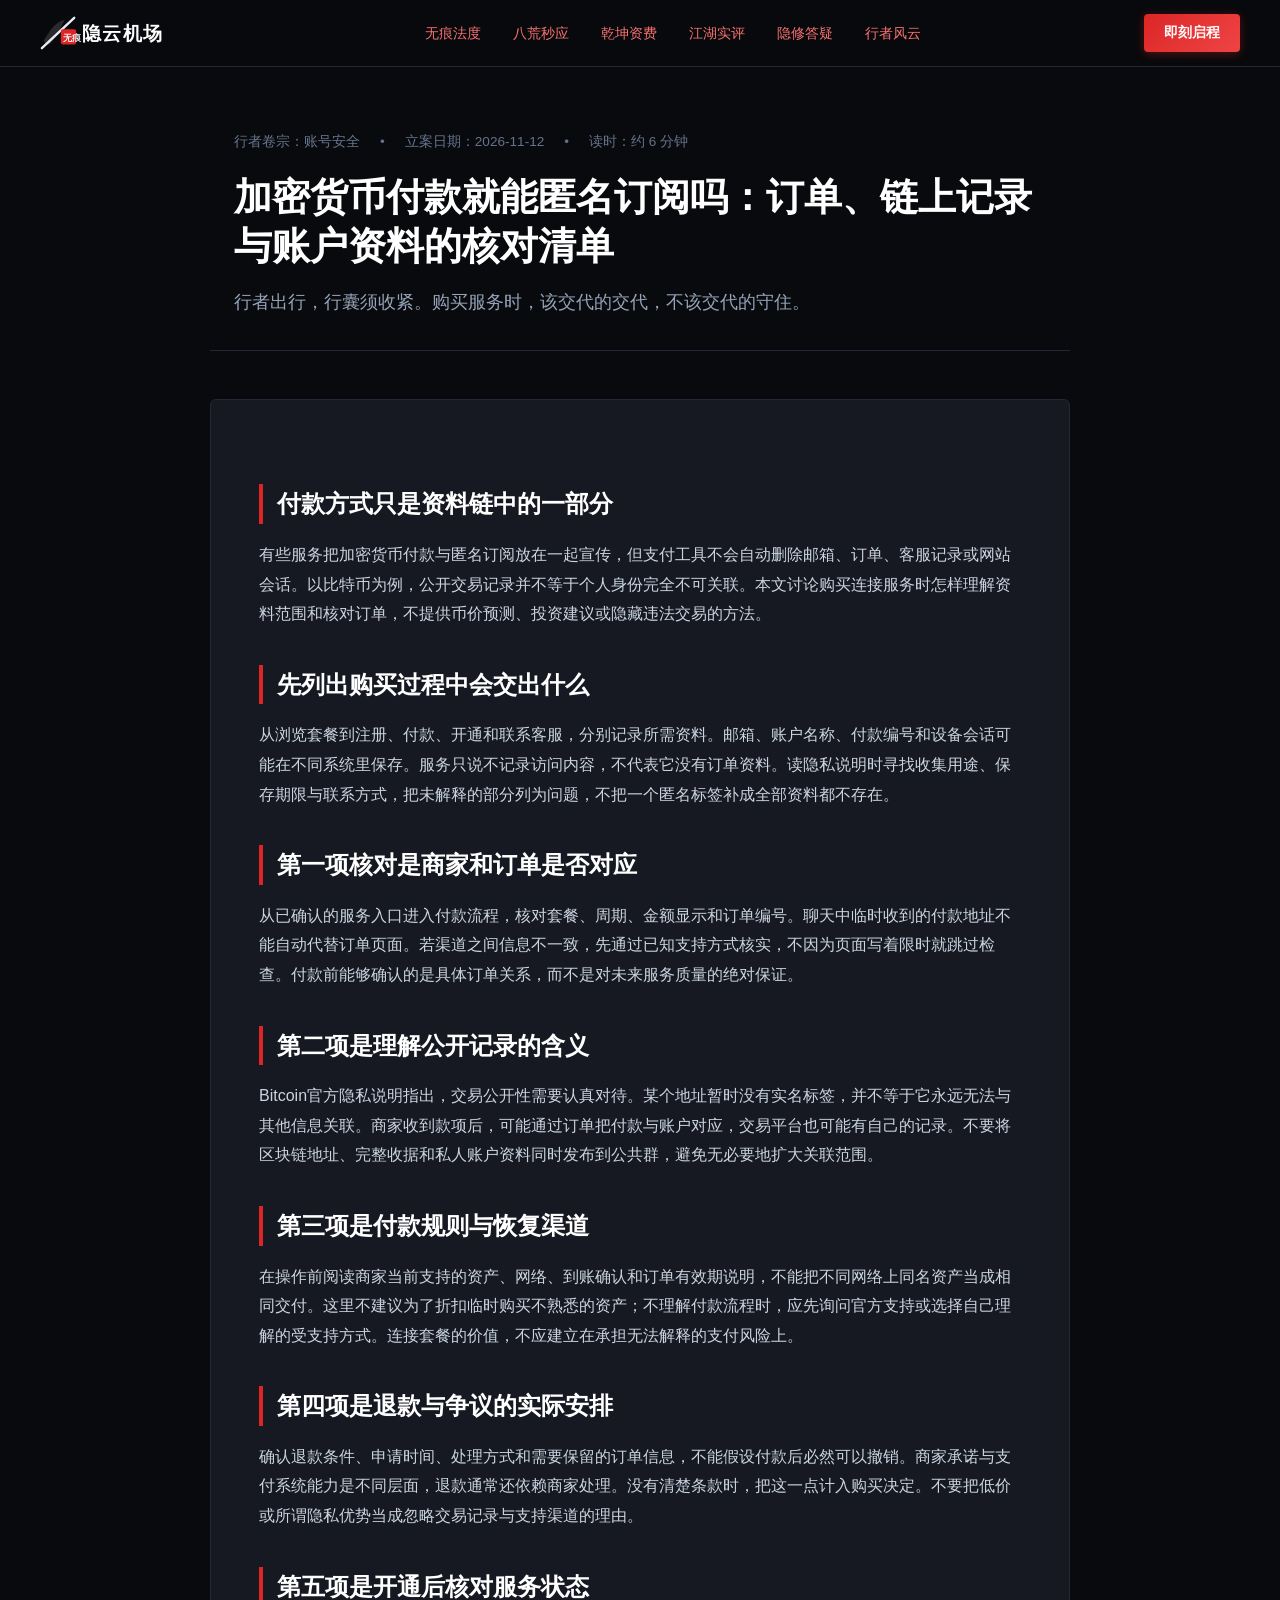
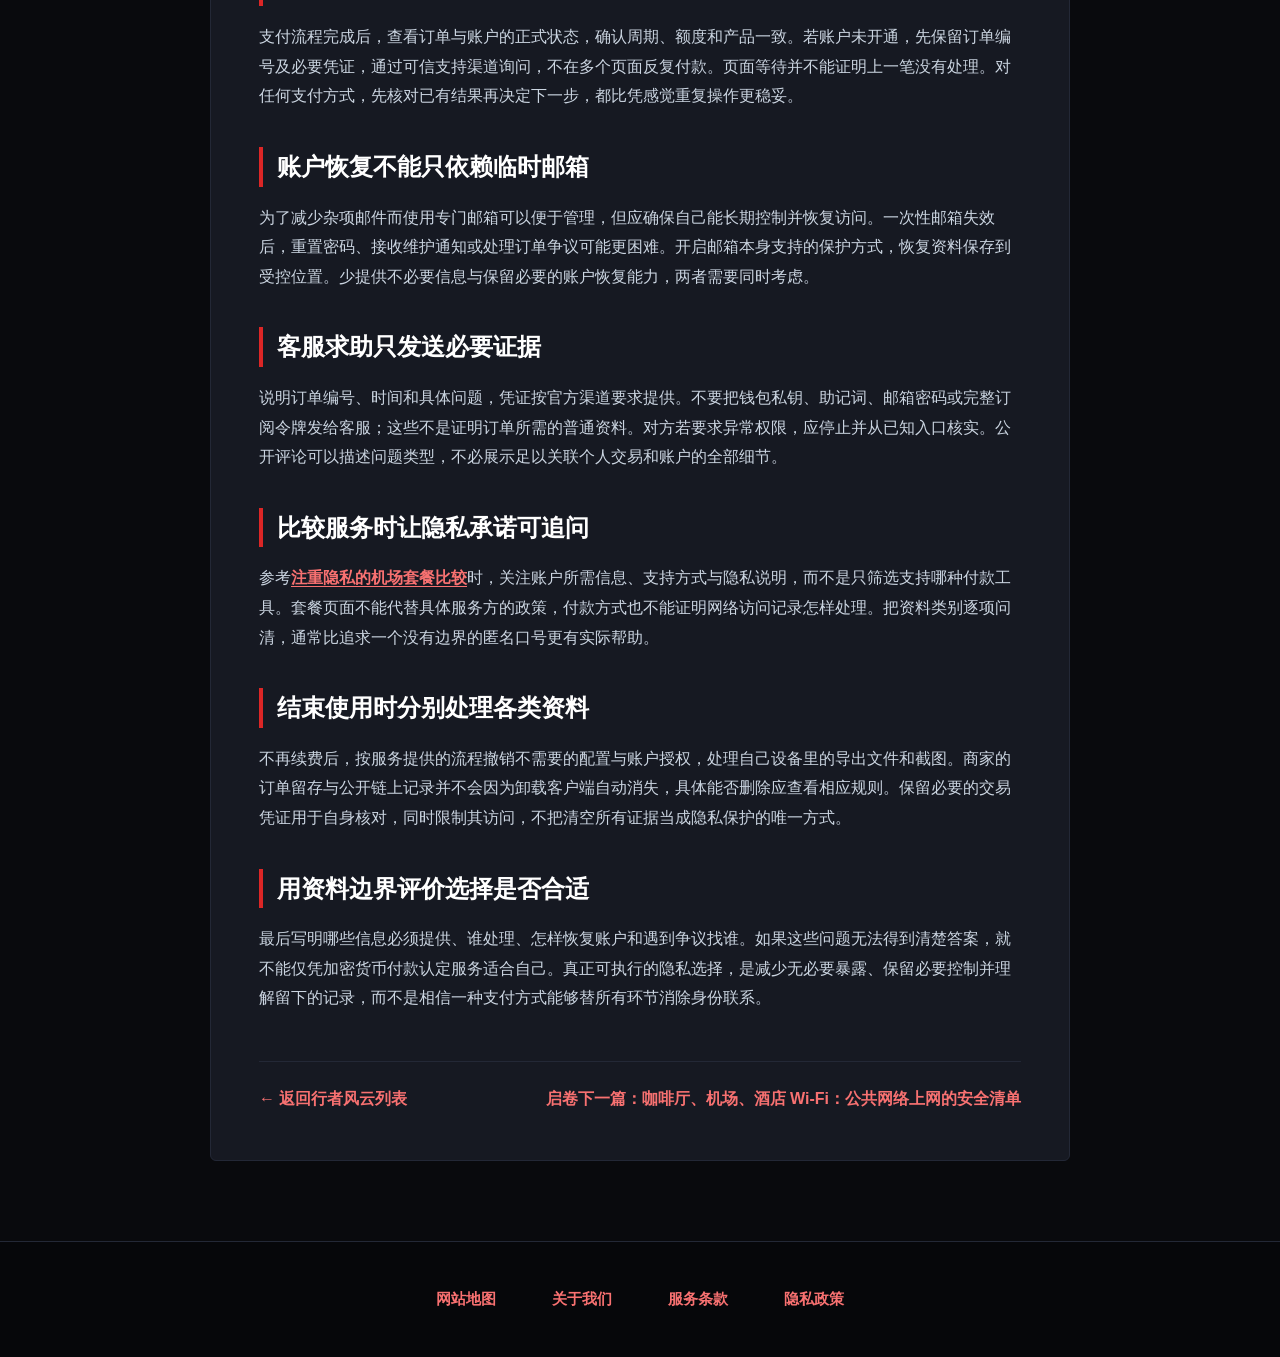
<file: crypto-anonymous-subscription-guide.html>
<!DOCTYPE html>

<html lang="zh-CN">
<head>
<meta charset="utf-8"/>
<meta content="width=device-width, initial-scale=1.0" name="viewport"/>
<title>加密货币付款就能匿名订阅吗：订单、链上记录与账户资料的核对清单</title>
<meta content="加密货币付款就能匿名订阅吗：订单、链上记录与账户资料的核对清单，包含操作次序、结果判读与适用条件，帮助读者把实际任务和连接问题分开验证。" name="description"/>
<link href="style.css" rel="stylesheet"/>
</head>
<body>
<header class="scroll-masthead">
<div class="masthead-wrap">
<a aria-label="隐云机场首页" class="brand-ink" href="index.html">
<svg fill="none" viewbox="0 0 170 40" xmlns="http://www.w3.org/2000/svg">
<defs>
<lineargradient id="bladeGrad" x1="0%" x2="100%" y1="0%" y2="100%">
<stop offset="0%" stop-color="#ffffff"></stop>
<stop offset="60%" stop-color="#e2e8f0"></stop>
<stop offset="100%" stop-color="#94a3b8"></stop>
</lineargradient>
</defs>
<path d="M4 28C10 18 16 8 26 6C22 14 18 24 10 32C7 32 4 30 4 28Z" fill="#3f3f46" fill-opacity="0.6"></path>
<line stroke="url(#bladeGrad)" stroke-linecap="round" stroke-width="2.5" x1="2" x2="36" y1="36" y2="4"></line>
<rect fill="#dc2626" height="16" rx="2" width="16" x="22" y="16"></rect>
<text fill="#ffffff" font-family="'PingFang SC', sans-serif" font-size="9" font-weight="900" x="24" y="28">无痕</text>
<text fill="#ffffff" font-family="-apple-system, BlinkMacSystemFont, sans-serif" font-size="20" font-weight="900" letter-spacing="1.5" x="44" y="27">隐云机场</text>
</svg>
</a>
<ul class="scroll-nav-links">
<li><a href="index.html#stealth">无痕法度</a></li>
<li><a href="index.html#realms">八荒秒应</a></li>
<li><a href="index.html#pricing">乾坤资费</a></li>
<li><a href="index.html#chivalry">江湖实评</a></li>
<li><a href="index.html#faq">隐修答疑</a></li>
<li><a href="wanderer-scrolls.html" style="color:#f87171;">行者风云</a></li>
</ul>
<div class="header-actions">
<a class="btn-cinnabar-top" href="https://ww012.twilightaff.com/#/?code=A56DH1Af" rel="nofollow" target="_blank">即刻启程</a>
<button aria-expanded="false" aria-label="切换导航菜单" class="nav-toggle">
<span class="bar"></span>
<span class="bar"></span>
<span class="bar"></span>
</button>
</div>
</div>
</header>
<div class="article-header">
<div class="container">
<div class="article-meta-bar">
<span>行者卷宗：账号安全</span>
<span>•</span>
<span>立案日期：2026-11-12</span>
<span>•</span>
<span>读时：约 6 分钟</span>
</div>
<h1 class="article-h1-title">加密货币付款就能匿名订阅吗：订单、链上记录与账户资料的核对清单</h1>
<p class="article-lead-p">
        行者出行，行囊须收紧。购买服务时，该交代的交代，不该交代的守住。
      </p>
</div>
</div>
<main class="container">
<div class="article-body-wrapper">
<article class="article-rich-content"><div data-swc-article-body="2026-11-16"><h2>付款方式只是资料链中的一部分</h2>
<p>有些服务把加密货币付款与匿名订阅放在一起宣传，但支付工具不会自动删除邮箱、订单、客服记录或网站会话。以比特币为例，公开交易记录并不等于个人身份完全不可关联。本文讨论购买连接服务时怎样理解资料范围和核对订单，不提供币价预测、投资建议或隐藏违法交易的方法。</p>
<h2>先列出购买过程中会交出什么</h2>
<p>从浏览套餐到注册、付款、开通和联系客服，分别记录所需资料。邮箱、账户名称、付款编号和设备会话可能在不同系统里保存。服务只说不记录访问内容，不代表它没有订单资料。读隐私说明时寻找收集用途、保存期限与联系方式，把未解释的部分列为问题，不把一个匿名标签补成全部资料都不存在。</p>
<h2>第一项核对是商家和订单是否对应</h2>
<p>从已确认的服务入口进入付款流程，核对套餐、周期、金额显示和订单编号。聊天中临时收到的付款地址不能自动代替订单页面。若渠道之间信息不一致，先通过已知支持方式核实，不因为页面写着限时就跳过检查。付款前能够确认的是具体订单关系，而不是对未来服务质量的绝对保证。</p>
<h2>第二项是理解公开记录的含义</h2>
<p>Bitcoin官方隐私说明指出，交易公开性需要认真对待。某个地址暂时没有实名标签，并不等于它永远无法与其他信息关联。商家收到款项后，可能通过订单把付款与账户对应，交易平台也可能有自己的记录。不要将区块链地址、完整收据和私人账户资料同时发布到公共群，避免无必要地扩大关联范围。</p>
<h2>第三项是付款规则与恢复渠道</h2>
<p>在操作前阅读商家当前支持的资产、网络、到账确认和订单有效期说明，不能把不同网络上同名资产当成相同交付。这里不建议为了折扣临时购买不熟悉的资产；不理解付款流程时，应先询问官方支持或选择自己理解的受支持方式。连接套餐的价值，不应建立在承担无法解释的支付风险上。</p>
<h2>第四项是退款与争议的实际安排</h2>
<p>确认退款条件、申请时间、处理方式和需要保留的订单信息，不能假设付款后必然可以撤销。商家承诺与支付系统能力是不同层面，退款通常还依赖商家处理。没有清楚条款时，把这一点计入购买决定。不要把低价或所谓隐私优势当成忽略交易记录与支持渠道的理由。</p>
<h2>第五项是开通后核对服务状态</h2>
<p>支付流程完成后，查看订单与账户的正式状态，确认周期、额度和产品一致。若账户未开通，先保留订单编号及必要凭证，通过可信支持渠道询问，不在多个页面反复付款。页面等待并不能证明上一笔没有处理。对任何支付方式，先核对已有结果再决定下一步，都比凭感觉重复操作更稳妥。</p>
<h2>账户恢复不能只依赖临时邮箱</h2>
<p>为了减少杂项邮件而使用专门邮箱可以便于管理，但应确保自己能长期控制并恢复访问。一次性邮箱失效后，重置密码、接收维护通知或处理订单争议可能更困难。开启邮箱本身支持的保护方式，恢复资料保存到受控位置。少提供不必要信息与保留必要的账户恢复能力，两者需要同时考虑。</p>
<h2>客服求助只发送必要证据</h2>
<p>说明订单编号、时间和具体问题，凭证按官方渠道要求提供。不要把钱包私钥、助记词、邮箱密码或完整订阅令牌发给客服；这些不是证明订单所需的普通资料。对方若要求异常权限，应停止并从已知入口核实。公开评论可以描述问题类型，不必展示足以关联个人交易和账户的全部细节。</p>
<h2>比较服务时让隐私承诺可追问</h2>
<p>参考<a href="https://dajichang.mom/">注重隐私的机场套餐比较</a>时，关注账户所需信息、支持方式与隐私说明，而不是只筛选支持哪种付款工具。套餐页面不能代替具体服务方的政策，付款方式也不能证明网络访问记录怎样处理。把资料类别逐项问清，通常比追求一个没有边界的匿名口号更有实际帮助。</p>
<h2>结束使用时分别处理各类资料</h2>
<p>不再续费后，按服务提供的流程撤销不需要的配置与账户授权，处理自己设备里的导出文件和截图。商家的订单留存与公开链上记录并不会因为卸载客户端自动消失，具体能否删除应查看相应规则。保留必要的交易凭证用于自身核对，同时限制其访问，不把清空所有证据当成隐私保护的唯一方式。</p>
<h2>用资料边界评价选择是否合适</h2>
<p>最后写明哪些信息必须提供、谁处理、怎样恢复账户和遇到争议找谁。如果这些问题无法得到清楚答案，就不能仅凭加密货币付款认定服务适合自己。真正可执行的隐私选择，是减少无必要暴露、保留必要控制并理解留下的记录，而不是相信一种支付方式能够替所有环节消除身份联系。</p></div></article>
<div class="post-back-bar">
<a href="wanderer-scrolls.html" style="text-decoration:none;font-weight:700;">← 返回行者风云列表</a>
<a href="public-wifi-man-in-the-middle-defense.html" style="text-decoration:none;font-weight:700;">启卷下一篇：咖啡厅、机场、酒店 Wi-Fi：公共网络上网的安全清单</a>
</div>
</div>
</main>
<footer class="colophon-seal">
<div class="container">
<ul class="colophon-nav">
<li><a href="sitemap.html">网站地图</a></li>
<li><a href="about.html">关于我们</a></li>
<li><a href="terms.html">服务条款</a></li>
<li><a href="privacy.html">隐私政策</a></li>
</ul>
</div>
</footer>
<script defer="" src="nav.js"></script>
</body>
</html>
</file>
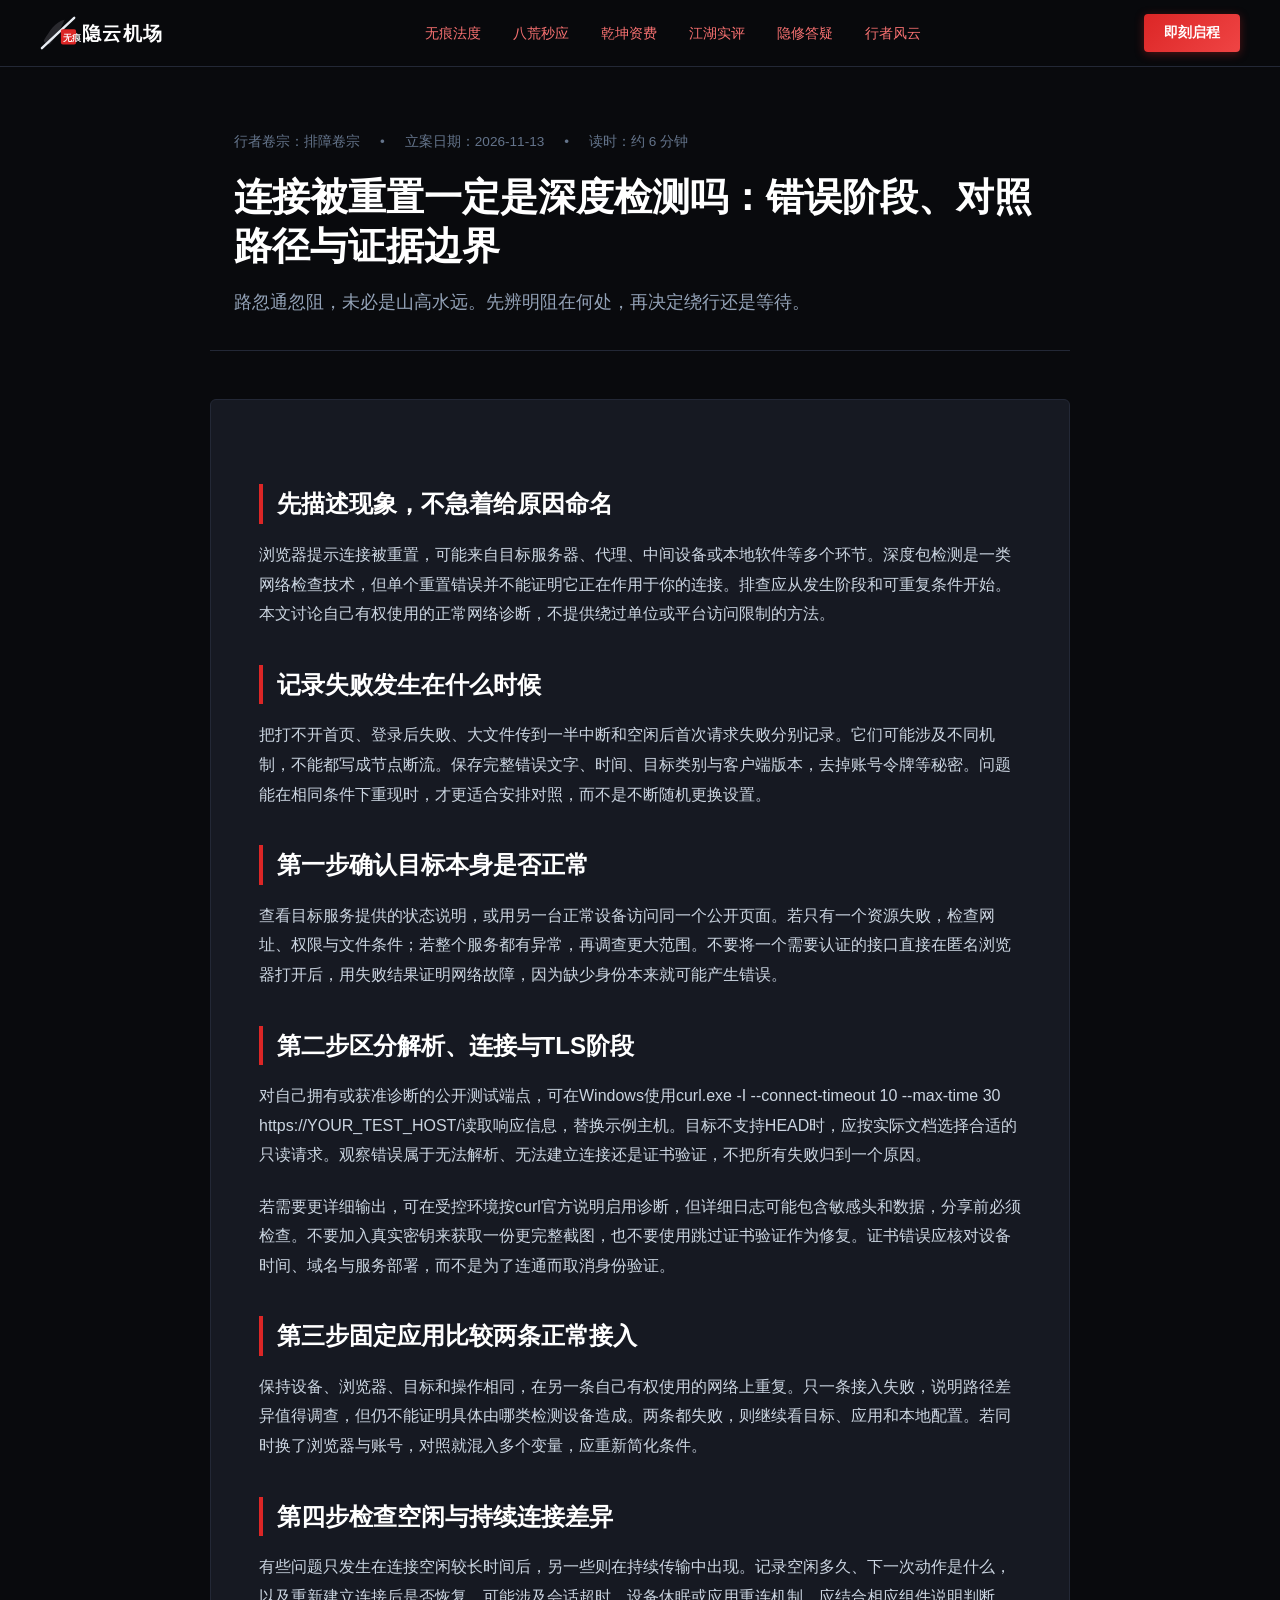
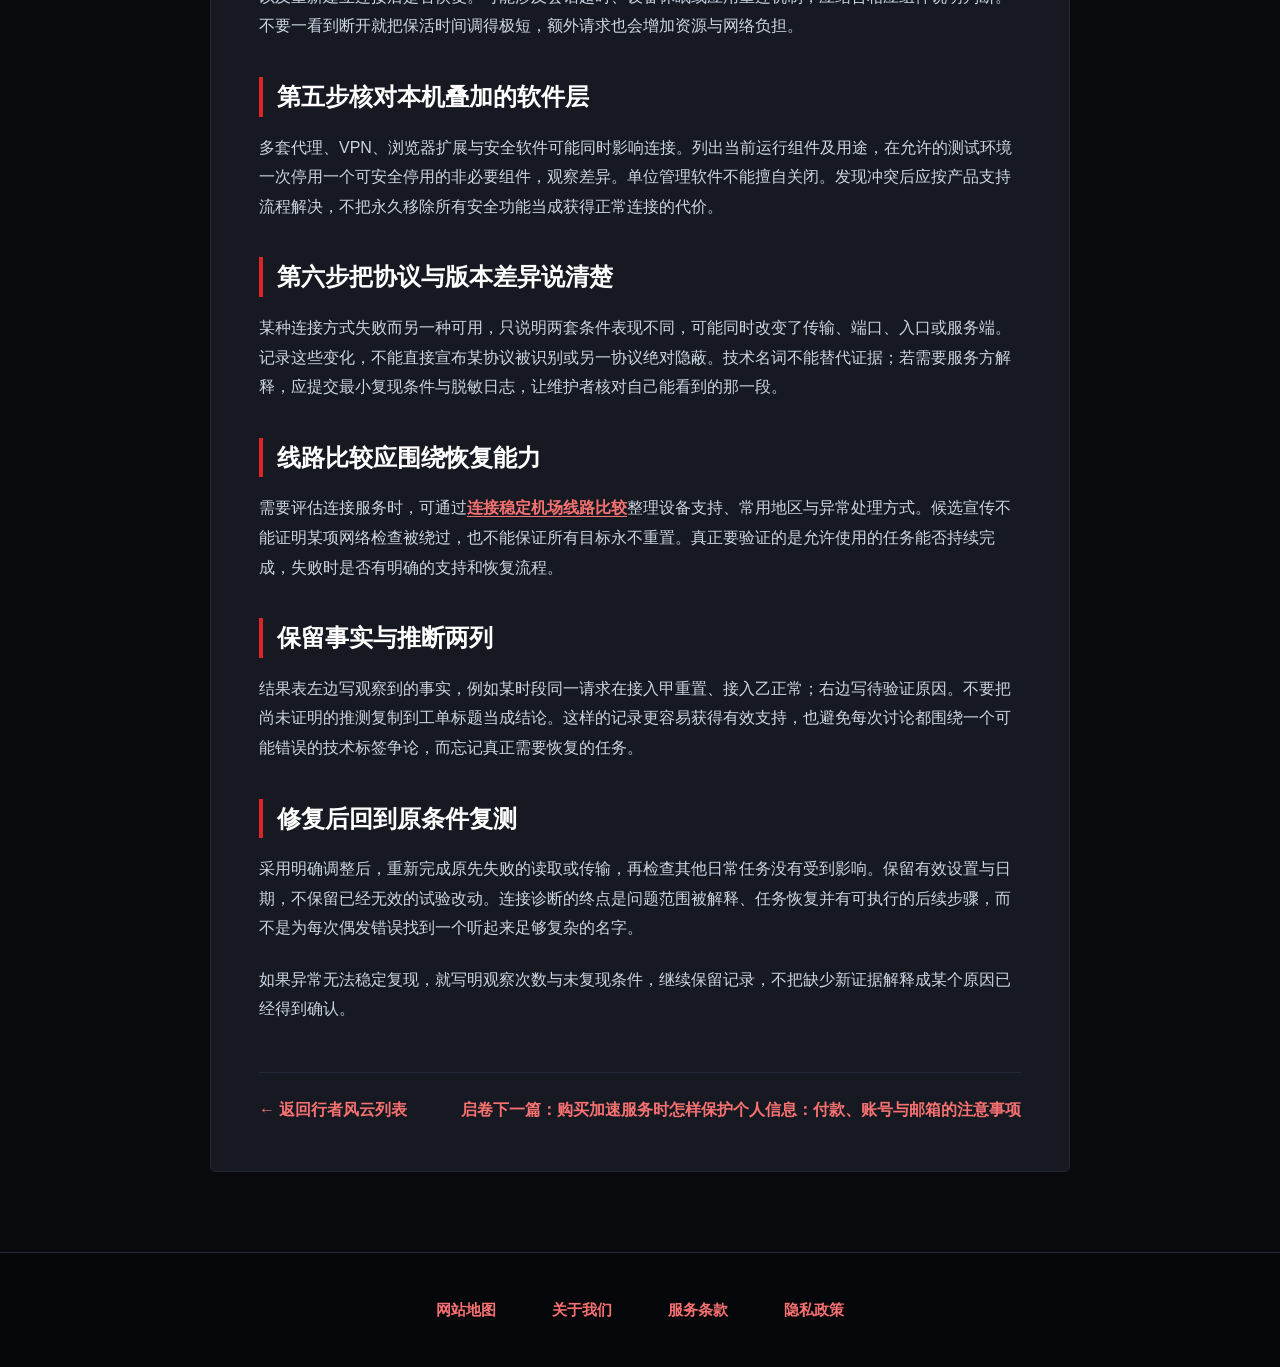
<file: deep-packet-inspection-countermeasures.html>
<!DOCTYPE html>

<html lang="zh-CN">
<head>
<meta charset="utf-8"/>
<meta content="width=device-width, initial-scale=1.0" name="viewport"/>
<title>连接被重置一定是深度检测吗：错误阶段、对照路径与证据边界</title>
<meta content="连接被重置一定是深度检测吗：错误阶段、对照路径与证据边界，包含操作次序、结果判读与适用条件，帮助读者把实际任务和连接问题分开验证。" name="description"/>
<link href="style.css" rel="stylesheet"/>
</head>
<body>
<header class="scroll-masthead">
<div class="masthead-wrap">
<a aria-label="隐云机场首页" class="brand-ink" href="index.html">
<svg fill="none" viewbox="0 0 170 40" xmlns="http://www.w3.org/2000/svg">
<defs>
<lineargradient id="bladeGrad" x1="0%" x2="100%" y1="0%" y2="100%">
<stop offset="0%" stop-color="#ffffff"></stop>
<stop offset="60%" stop-color="#e2e8f0"></stop>
<stop offset="100%" stop-color="#94a3b8"></stop>
</lineargradient>
</defs>
<path d="M4 28C10 18 16 8 26 6C22 14 18 24 10 32C7 32 4 30 4 28Z" fill="#3f3f46" fill-opacity="0.6"></path>
<line stroke="url(#bladeGrad)" stroke-linecap="round" stroke-width="2.5" x1="2" x2="36" y1="36" y2="4"></line>
<rect fill="#dc2626" height="16" rx="2" width="16" x="22" y="16"></rect>
<text fill="#ffffff" font-family="'PingFang SC', sans-serif" font-size="9" font-weight="900" x="24" y="28">无痕</text>
<text fill="#ffffff" font-family="-apple-system, BlinkMacSystemFont, sans-serif" font-size="20" font-weight="900" letter-spacing="1.5" x="44" y="27">隐云机场</text>
</svg>
</a>
<ul class="scroll-nav-links">
<li><a href="index.html#stealth">无痕法度</a></li>
<li><a href="index.html#realms">八荒秒应</a></li>
<li><a href="index.html#pricing">乾坤资费</a></li>
<li><a href="index.html#chivalry">江湖实评</a></li>
<li><a href="index.html#faq">隐修答疑</a></li>
<li><a href="wanderer-scrolls.html" style="color:#f87171;">行者风云</a></li>
</ul>
<div class="header-actions">
<a class="btn-cinnabar-top" href="https://ww012.twilightaff.com/#/?code=A56DH1Af" rel="nofollow" target="_blank">即刻启程</a>
<button aria-expanded="false" aria-label="切换导航菜单" class="nav-toggle">
<span class="bar"></span>
<span class="bar"></span>
<span class="bar"></span>
</button>
</div>
</div>
</header>
<div class="article-header">
<div class="container">
<div class="article-meta-bar">
<span>行者卷宗：排障卷宗</span>
<span>•</span>
<span>立案日期：2026-11-13</span>
<span>•</span>
<span>读时：约 6 分钟</span>
</div>
<h1 class="article-h1-title">连接被重置一定是深度检测吗：错误阶段、对照路径与证据边界</h1>
<p class="article-lead-p">
        路忽通忽阻，未必是山高水远。先辨明阻在何处，再决定绕行还是等待。
      </p>
</div>
</div>
<main class="container">
<div class="article-body-wrapper">
<article class="article-rich-content"><div data-swc-article-body="2026-11-16"><h2>先描述现象，不急着给原因命名</h2>
<p>浏览器提示连接被重置，可能来自目标服务器、代理、中间设备或本地软件等多个环节。深度包检测是一类网络检查技术，但单个重置错误并不能证明它正在作用于你的连接。排查应从发生阶段和可重复条件开始。本文讨论自己有权使用的正常网络诊断，不提供绕过单位或平台访问限制的方法。</p>
<h2>记录失败发生在什么时候</h2>
<p>把打不开首页、登录后失败、大文件传到一半中断和空闲后首次请求失败分别记录。它们可能涉及不同机制，不能都写成节点断流。保存完整错误文字、时间、目标类别与客户端版本，去掉账号令牌等秘密。问题能在相同条件下重现时，才更适合安排对照，而不是不断随机更换设置。</p>
<h2>第一步确认目标本身是否正常</h2>
<p>查看目标服务提供的状态说明，或用另一台正常设备访问同一个公开页面。若只有一个资源失败，检查网址、权限与文件条件；若整个服务都有异常，再调查更大范围。不要将一个需要认证的接口直接在匿名浏览器打开后，用失败结果证明网络故障，因为缺少身份本来就可能产生错误。</p>
<h2>第二步区分解析、连接与TLS阶段</h2>
<p>对自己拥有或获准诊断的公开测试端点，可在Windows使用curl.exe -I --connect-timeout 10 --max-time 30 https://YOUR_TEST_HOST/读取响应信息，替换示例主机。目标不支持HEAD时，应按实际文档选择合适的只读请求。观察错误属于无法解析、无法建立连接还是证书验证，不把所有失败归到一个原因。</p>
<p>若需要更详细输出，可在受控环境按curl官方说明启用诊断，但详细日志可能包含敏感头和数据，分享前必须检查。不要加入真实密钥来获取一份更完整截图，也不要使用跳过证书验证作为修复。证书错误应核对设备时间、域名与服务部署，而不是为了连通而取消身份验证。</p>
<h2>第三步固定应用比较两条正常接入</h2>
<p>保持设备、浏览器、目标和操作相同，在另一条自己有权使用的网络上重复。只一条接入失败，说明路径差异值得调查，但仍不能证明具体由哪类检测设备造成。两条都失败，则继续看目标、应用和本地配置。若同时换了浏览器与账号，对照就混入多个变量，应重新简化条件。</p>
<h2>第四步检查空闲与持续连接差异</h2>
<p>有些问题只发生在连接空闲较长时间后，另一些则在持续传输中出现。记录空闲多久、下一次动作是什么，以及重新建立连接后是否恢复。可能涉及会话超时、设备休眠或应用重连机制，应结合相应组件说明判断。不要一看到断开就把保活时间调得极短，额外请求也会增加资源与网络负担。</p>
<h2>第五步核对本机叠加的软件层</h2>
<p>多套代理、VPN、浏览器扩展与安全软件可能同时影响连接。列出当前运行组件及用途，在允许的测试环境一次停用一个可安全停用的非必要组件，观察差异。单位管理软件不能擅自关闭。发现冲突后应按产品支持流程解决，不把永久移除所有安全功能当成获得正常连接的代价。</p>
<h2>第六步把协议与版本差异说清楚</h2>
<p>某种连接方式失败而另一种可用，只说明两套条件表现不同，可能同时改变了传输、端口、入口或服务端。记录这些变化，不能直接宣布某协议被识别或另一协议绝对隐蔽。技术名词不能替代证据；若需要服务方解释，应提交最小复现条件与脱敏日志，让维护者核对自己能看到的那一段。</p>
<h2>线路比较应围绕恢复能力</h2>
<p>需要评估连接服务时，可通过<a href="https://dajichang.mom/">连接稳定机场线路比较</a>整理设备支持、常用地区与异常处理方式。候选宣传不能证明某项网络检查被绕过，也不能保证所有目标永不重置。真正要验证的是允许使用的任务能否持续完成，失败时是否有明确的支持和恢复流程。</p>
<h2>保留事实与推断两列</h2>
<p>结果表左边写观察到的事实，例如某时段同一请求在接入甲重置、接入乙正常；右边写待验证原因。不要把尚未证明的推测复制到工单标题当成结论。这样的记录更容易获得有效支持，也避免每次讨论都围绕一个可能错误的技术标签争论，而忘记真正需要恢复的任务。</p>
<h2>修复后回到原条件复测</h2>
<p>采用明确调整后，重新完成原先失败的读取或传输，再检查其他日常任务没有受到影响。保留有效设置与日期，不保留已经无效的试验改动。连接诊断的终点是问题范围被解释、任务恢复并有可执行的后续步骤，而不是为每次偶发错误找到一个听起来足够复杂的名字。</p><p>如果异常无法稳定复现，就写明观察次数与未复现条件，继续保留记录，不把缺少新证据解释成某个原因已经得到确认。</p></div></article>
<div class="post-back-bar">
<a href="wanderer-scrolls.html" style="text-decoration:none;font-weight:700;">← 返回行者风云列表</a>
<a href="crypto-anonymous-subscription-guide.html" style="text-decoration:none;font-weight:700;">启卷下一篇：购买加速服务时怎样保护个人信息：付款、账号与邮箱的注意事项</a>
</div>
</div>
</main>
<footer class="colophon-seal">
<div class="container">
<ul class="colophon-nav">
<li><a href="sitemap.html">网站地图</a></li>
<li><a href="about.html">关于我们</a></li>
<li><a href="terms.html">服务条款</a></li>
<li><a href="privacy.html">隐私政策</a></li>
</ul>
</div>
</footer>
<script defer="" src="nav.js"></script>
</body>
</html>
</file>
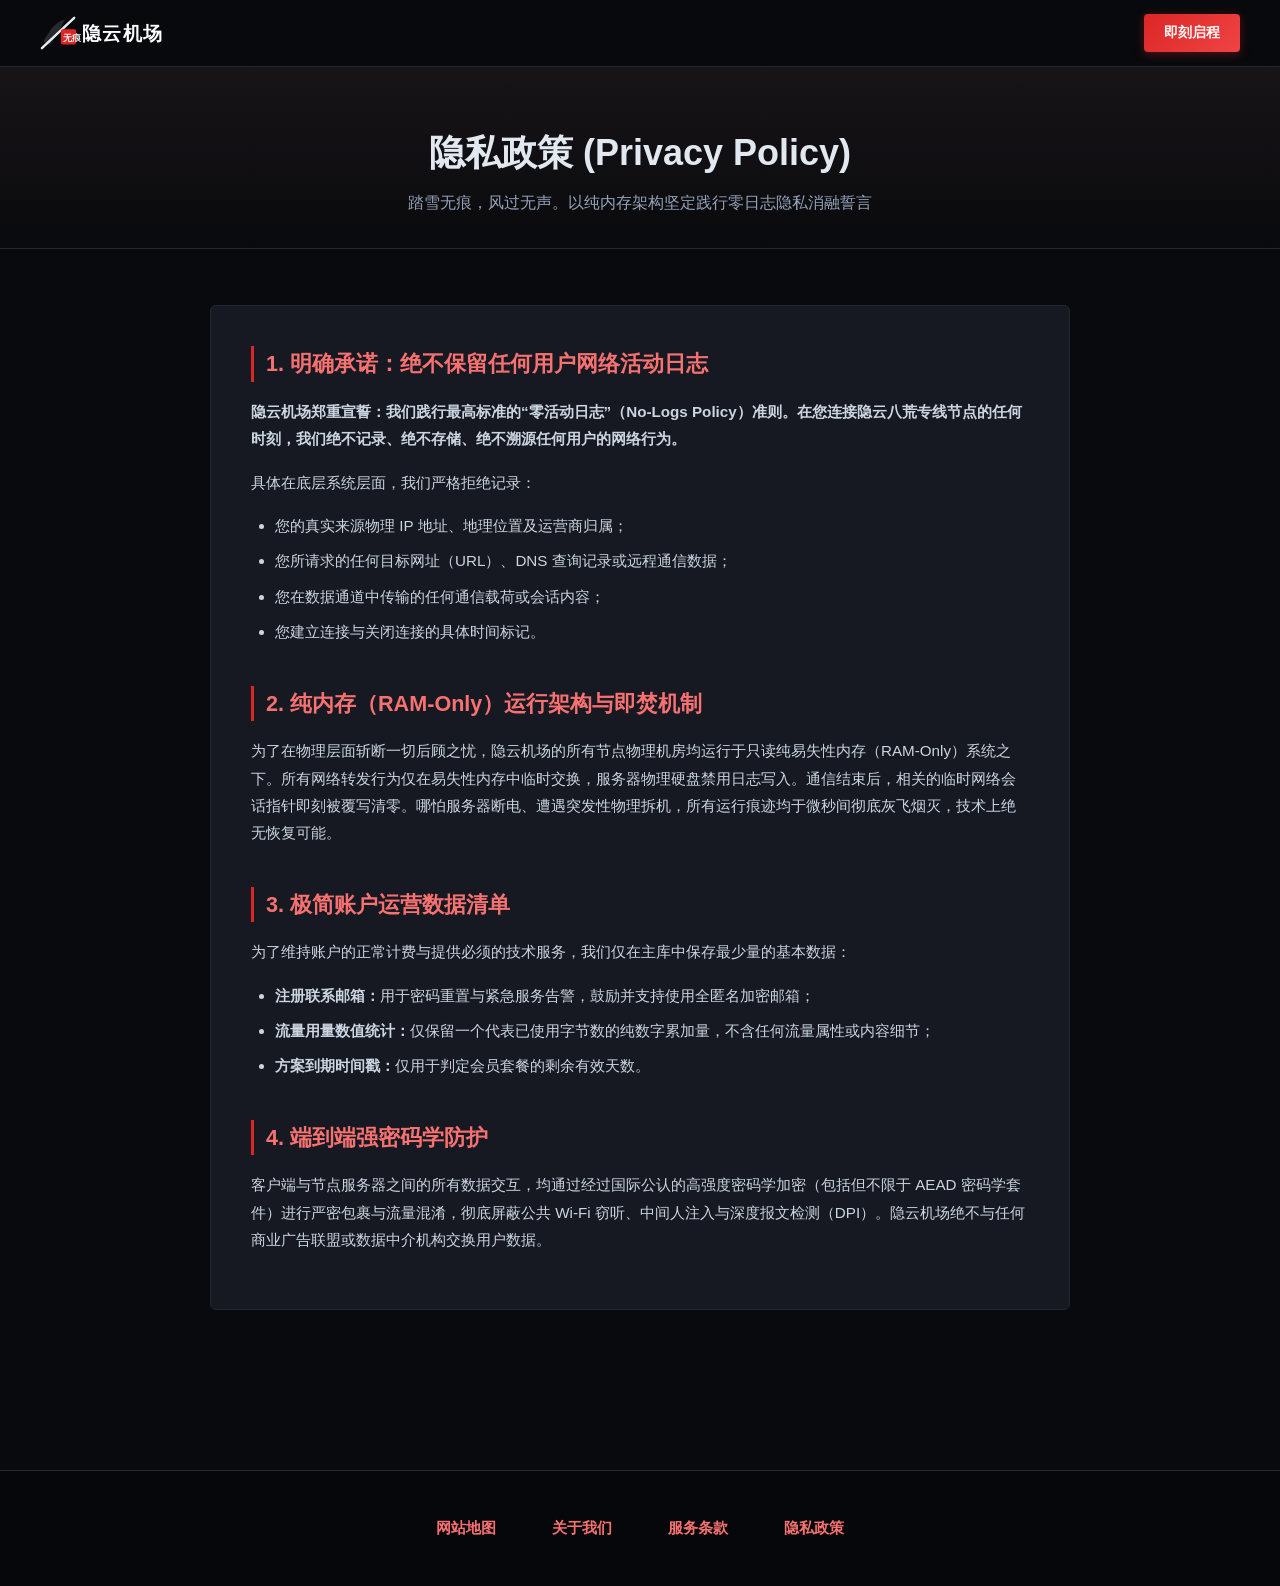
<file: privacy.html>
<!DOCTYPE html>
<html lang="zh-CN">
<head>
  <meta charset="UTF-8">
  <meta name="viewport" content="width=device-width, initial-scale=1.0">
  <title>隐私政策 - 隐云机场</title>
  <meta name="description" content="隐云机场严格的无日志隐私政策，誓守纯内存无痕运行，绝不留存任何用户网络活动、访问记录及真实IP。">
  <link rel="stylesheet" href="style.css">
</head>
<body>
  <header class="scroll-masthead">
    <div class="masthead-wrap">
      <a href="index.html" class="brand-ink" aria-label="隐云机场首页">
        <svg viewBox="0 0 170 40" fill="none" xmlns="http://www.w3.org/2000/svg">
          <defs>
            <linearGradient id="bladeGrad" x1="0%" y1="0%" x2="100%" y2="100%">
              <stop offset="0%" stop-color="#ffffff" />
              <stop offset="60%" stop-color="#e2e8f0" />
              <stop offset="100%" stop-color="#94a3b8" />
            </linearGradient>
          </defs>
          <path d="M4 28C10 18 16 8 26 6C22 14 18 24 10 32C7 32 4 30 4 28Z" fill="#3f3f46" fill-opacity="0.6" />
          <line x1="2" y1="36" x2="36" y2="4" stroke="url(#bladeGrad)" stroke-width="2.5" stroke-linecap="round" />
          <rect x="22" y="16" width="16" height="16" rx="2" fill="#dc2626" />
          <text x="24" y="28" font-family="'PingFang SC', sans-serif" font-size="9" font-weight="900" fill="#ffffff">无痕</text>
          <text x="44" y="27" font-family="-apple-system, BlinkMacSystemFont, sans-serif" font-size="20" font-weight="900" fill="#ffffff" letter-spacing="1.5">隐云机场</text>
        </svg>
      </a>
      <a href="https://ww012.twilightaff.com/#/?code=A56DH1Af" target="_blank" rel="nofollow" class="btn-cinnabar-top">即刻启程</a>
    </div>
  </header>

  <div class="subpage-scroll-hero">
    <div class="container">
      <h1 class="subpage-scroll-title">隐私政策 (Privacy Policy)</h1>
      <p class="subpage-scroll-desc">踏雪无痕，风过无声。以纯内存架构坚定践行零日志隐私消融誓言</p>
    </div>
  </div>

  <main class="subpage-scroll-body">
    <div class="container">
      <article class="scroll-article">
        <section class="scroll-doc-section">
          <h2 class="scroll-doc-h2">1. 明确承诺：绝不保留任何用户网络活动日志</h2>
          <p class="scroll-doc-p">
            <strong>隐云机场郑重宣誓：我们践行最高标准的“零活动日志”（No-Logs Policy）准则。在您连接隐云八荒专线节点的任何时刻，我们绝不记录、绝不存储、绝不溯源任何用户的网络行为。</strong>
          </p>
          <p class="scroll-doc-p">具体在底层系统层面，我们严格拒绝记录：</p>
          <ul class="scroll-doc-list">
            <li>您的真实来源物理 IP 地址、地理位置及运营商归属；</li>
            <li>您所请求的任何目标网址（URL）、DNS 查询记录或远程通信数据；</li>
            <li>您在数据通道中传输的任何通信载荷或会话内容；</li>
            <li>您建立连接与关闭连接的具体时间标记。</li>
          </ul>
        </section>

        <section class="scroll-doc-section">
          <h2 class="scroll-doc-h2">2. 纯内存（RAM-Only）运行架构与即焚机制</h2>
          <p class="scroll-doc-p">
            为了在物理层面斩断一切后顾之忧，隐云机场的所有节点物理机房均运行于只读纯易失性内存（RAM-Only）系统之下。所有网络转发行为仅在易失性内存中临时交换，服务器物理硬盘禁用日志写入。通信结束后，相关的临时网络会话指针即刻被覆写清零。哪怕服务器断电、遭遇突发性物理拆机，所有运行痕迹均于微秒间彻底灰飞烟灭，技术上绝无恢复可能。
          </p>
        </section>

        <section class="scroll-doc-section">
          <h2 class="scroll-doc-h2">3. 极简账户运营数据清单</h2>
          <p class="scroll-doc-p">
            为了维持账户的正常计费与提供必须的技术服务，我们仅在主库中保存最少量的基本数据：
          </p>
          <ul class="scroll-doc-list">
            <li><strong>注册联系邮箱：</strong>用于密码重置与紧急服务告警，鼓励并支持使用全匿名加密邮箱；</li>
            <li><strong>流量用量数值统计：</strong>仅保留一个代表已使用字节数的纯数字累加量，不含任何流量属性或内容细节；</li>
            <li><strong>方案到期时间戳：</strong>仅用于判定会员套餐的剩余有效天数。</li>
          </ul>
        </section>

        <section class="scroll-doc-section">
          <h2 class="scroll-doc-h2">4. 端到端强密码学防护</h2>
          <p class="scroll-doc-p">
            客户端与节点服务器之间的所有数据交互，均通过经过国际公认的高强度密码学加密（包括但不限于 AEAD 密码学套件）进行严密包裹与流量混淆，彻底屏蔽公共 Wi-Fi 窃听、中间人注入与深度报文检测（DPI）。隐云机场绝不与任何商业广告联盟或数据中介机构交换用户数据。
          </p>
        </section>
      </article>
    </div>
  </main>

  <footer class="colophon-seal">
    <div class="container">
      <ul class="colophon-nav">
        <li><a href="sitemap.html">网站地图</a></li>
        <li><a href="about.html">关于我们</a></li>
        <li><a href="terms.html">服务条款</a></li>
        <li><a href="privacy.html">隐私政策</a></li>
      </ul>
    </div>
  </footer>
</body>
</html>
</file>
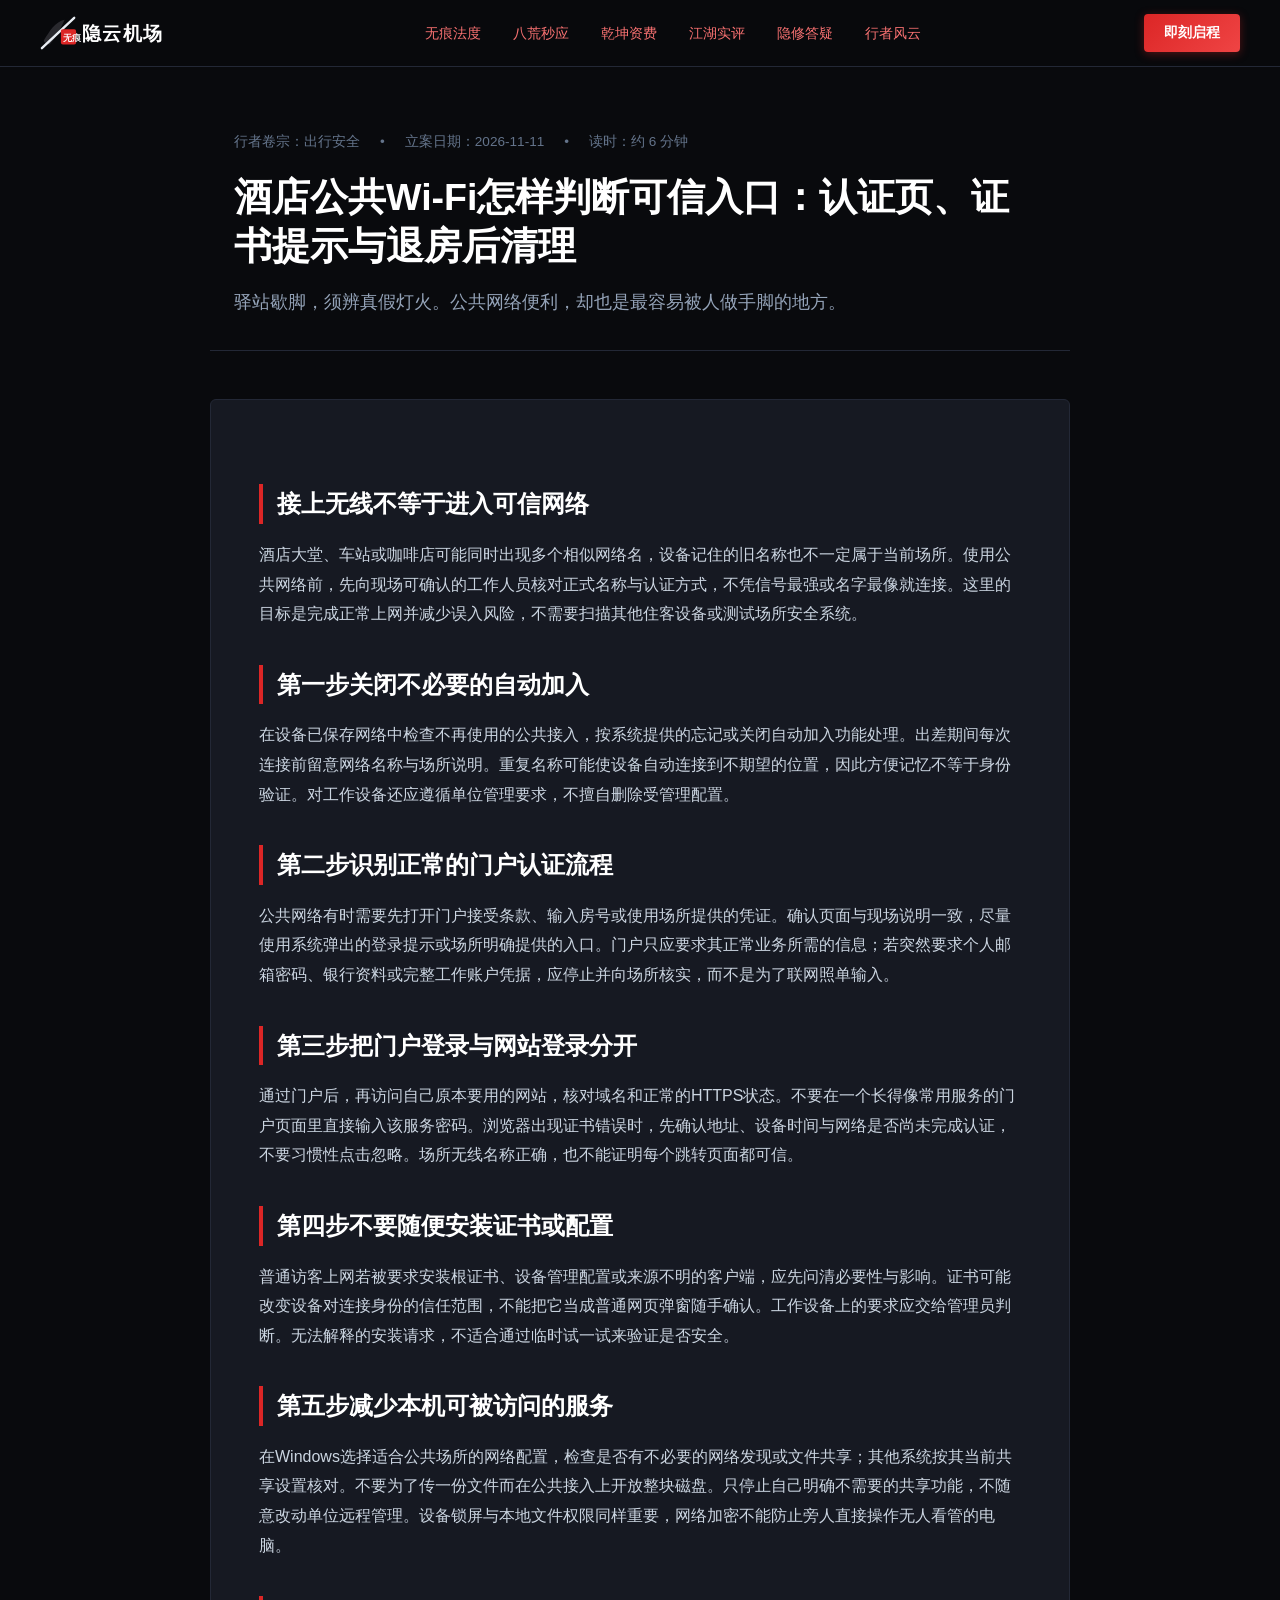
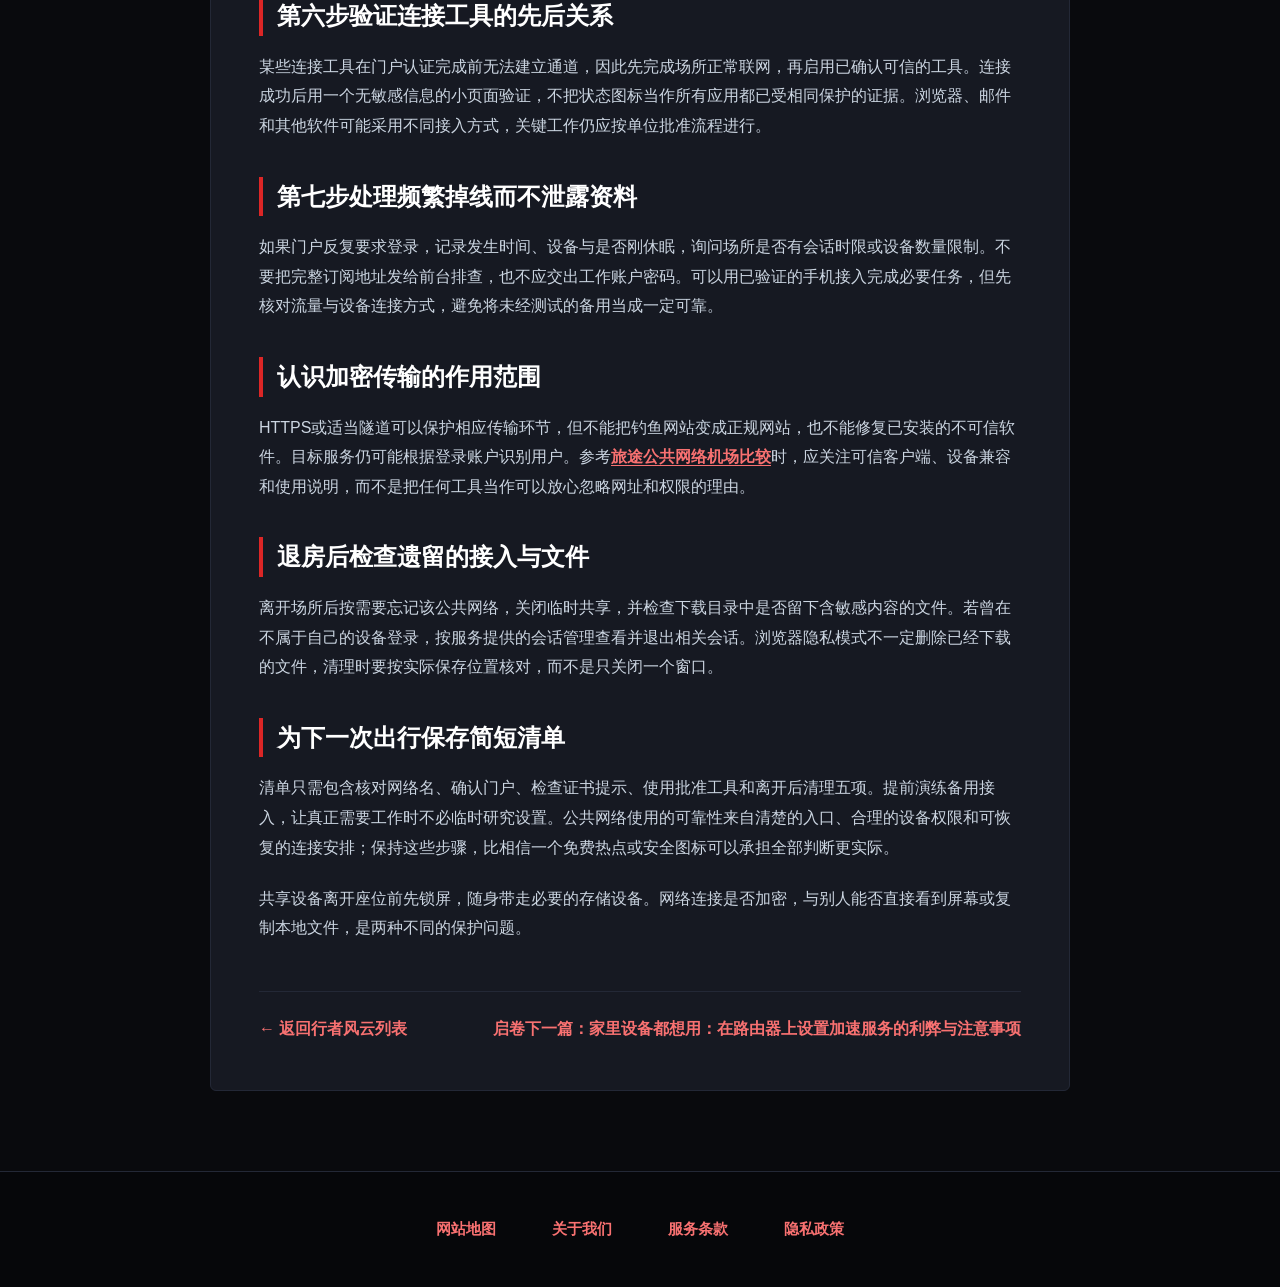
<file: public-wifi-man-in-the-middle-defense.html>
<!DOCTYPE html>

<html lang="zh-CN">
<head>
<meta charset="utf-8"/>
<meta content="width=device-width, initial-scale=1.0" name="viewport"/>
<title>酒店公共Wi-Fi怎样判断可信入口：认证页、证书提示与退房后清理</title>
<meta content="酒店公共Wi-Fi怎样判断可信入口：认证页、证书提示与退房后清理，包含操作次序、结果判读与适用条件，帮助读者把实际任务和连接问题分开验证。" name="description"/>
<link href="style.css" rel="stylesheet"/>
</head>
<body>
<header class="scroll-masthead">
<div class="masthead-wrap">
<a aria-label="隐云机场首页" class="brand-ink" href="index.html">
<svg fill="none" viewbox="0 0 170 40" xmlns="http://www.w3.org/2000/svg">
<defs>
<lineargradient id="bladeGrad" x1="0%" x2="100%" y1="0%" y2="100%">
<stop offset="0%" stop-color="#ffffff"></stop>
<stop offset="60%" stop-color="#e2e8f0"></stop>
<stop offset="100%" stop-color="#94a3b8"></stop>
</lineargradient>
</defs>
<path d="M4 28C10 18 16 8 26 6C22 14 18 24 10 32C7 32 4 30 4 28Z" fill="#3f3f46" fill-opacity="0.6"></path>
<line stroke="url(#bladeGrad)" stroke-linecap="round" stroke-width="2.5" x1="2" x2="36" y1="36" y2="4"></line>
<rect fill="#dc2626" height="16" rx="2" width="16" x="22" y="16"></rect>
<text fill="#ffffff" font-family="'PingFang SC', sans-serif" font-size="9" font-weight="900" x="24" y="28">无痕</text>
<text fill="#ffffff" font-family="-apple-system, BlinkMacSystemFont, sans-serif" font-size="20" font-weight="900" letter-spacing="1.5" x="44" y="27">隐云机场</text>
</svg>
</a>
<ul class="scroll-nav-links">
<li><a href="index.html#stealth">无痕法度</a></li>
<li><a href="index.html#realms">八荒秒应</a></li>
<li><a href="index.html#pricing">乾坤资费</a></li>
<li><a href="index.html#chivalry">江湖实评</a></li>
<li><a href="index.html#faq">隐修答疑</a></li>
<li><a href="wanderer-scrolls.html" style="color:#f87171;">行者风云</a></li>
</ul>
<div class="header-actions">
<a class="btn-cinnabar-top" href="https://ww012.twilightaff.com/#/?code=A56DH1Af" rel="nofollow" target="_blank">即刻启程</a>
<button aria-expanded="false" aria-label="切换导航菜单" class="nav-toggle">
<span class="bar"></span>
<span class="bar"></span>
<span class="bar"></span>
</button>
</div>
</div>
</header>
<div class="article-header">
<div class="container">
<div class="article-meta-bar">
<span>行者卷宗：出行安全</span>
<span>•</span>
<span>立案日期：2026-11-11</span>
<span>•</span>
<span>读时：约 6 分钟</span>
</div>
<h1 class="article-h1-title">酒店公共Wi-Fi怎样判断可信入口：认证页、证书提示与退房后清理</h1>
<p class="article-lead-p">
        驿站歇脚，须辨真假灯火。公共网络便利，却也是最容易被人做手脚的地方。
      </p>
</div>
</div>
<main class="container">
<div class="article-body-wrapper">
<article class="article-rich-content"><div data-swc-article-body="2026-11-16"><h2>接上无线不等于进入可信网络</h2>
<p>酒店大堂、车站或咖啡店可能同时出现多个相似网络名，设备记住的旧名称也不一定属于当前场所。使用公共网络前，先向现场可确认的工作人员核对正式名称与认证方式，不凭信号最强或名字最像就连接。这里的目标是完成正常上网并减少误入风险，不需要扫描其他住客设备或测试场所安全系统。</p>
<h2>第一步关闭不必要的自动加入</h2>
<p>在设备已保存网络中检查不再使用的公共接入，按系统提供的忘记或关闭自动加入功能处理。出差期间每次连接前留意网络名称与场所说明。重复名称可能使设备自动连接到不期望的位置，因此方便记忆不等于身份验证。对工作设备还应遵循单位管理要求，不擅自删除受管理配置。</p>
<h2>第二步识别正常的门户认证流程</h2>
<p>公共网络有时需要先打开门户接受条款、输入房号或使用场所提供的凭证。确认页面与现场说明一致，尽量使用系统弹出的登录提示或场所明确提供的入口。门户只应要求其正常业务所需的信息；若突然要求个人邮箱密码、银行资料或完整工作账户凭据，应停止并向场所核实，而不是为了联网照单输入。</p>
<h2>第三步把门户登录与网站登录分开</h2>
<p>通过门户后，再访问自己原本要用的网站，核对域名和正常的HTTPS状态。不要在一个长得像常用服务的门户页面里直接输入该服务密码。浏览器出现证书错误时，先确认地址、设备时间与网络是否尚未完成认证，不要习惯性点击忽略。场所无线名称正确，也不能证明每个跳转页面都可信。</p>
<h2>第四步不要随便安装证书或配置</h2>
<p>普通访客上网若被要求安装根证书、设备管理配置或来源不明的客户端，应先问清必要性与影响。证书可能改变设备对连接身份的信任范围，不能把它当成普通网页弹窗随手确认。工作设备上的要求应交给管理员判断。无法解释的安装请求，不适合通过临时试一试来验证是否安全。</p>
<h2>第五步减少本机可被访问的服务</h2>
<p>在Windows选择适合公共场所的网络配置，检查是否有不必要的网络发现或文件共享；其他系统按其当前共享设置核对。不要为了传一份文件而在公共接入上开放整块磁盘。只停止自己明确不需要的共享功能，不随意改动单位远程管理。设备锁屏与本地文件权限同样重要，网络加密不能防止旁人直接操作无人看管的电脑。</p>
<h2>第六步验证连接工具的先后关系</h2>
<p>某些连接工具在门户认证完成前无法建立通道，因此先完成场所正常联网，再启用已确认可信的工具。连接成功后用一个无敏感信息的小页面验证，不把状态图标当作所有应用都已受相同保护的证据。浏览器、邮件和其他软件可能采用不同接入方式，关键工作仍应按单位批准流程进行。</p>
<h2>第七步处理频繁掉线而不泄露资料</h2>
<p>如果门户反复要求登录，记录发生时间、设备与是否刚休眠，询问场所是否有会话时限或设备数量限制。不要把完整订阅地址发给前台排查，也不应交出工作账户密码。可以用已验证的手机接入完成必要任务，但先核对流量与设备连接方式，避免将未经测试的备用当成一定可靠。</p>
<h2>认识加密传输的作用范围</h2>
<p>HTTPS或适当隧道可以保护相应传输环节，但不能把钓鱼网站变成正规网站，也不能修复已安装的不可信软件。目标服务仍可能根据登录账户识别用户。参考<a href="https://dajichang.mom/">旅途公共网络机场比较</a>时，应关注可信客户端、设备兼容和使用说明，而不是把任何工具当作可以放心忽略网址和权限的理由。</p>
<h2>退房后检查遗留的接入与文件</h2>
<p>离开场所后按需要忘记该公共网络，关闭临时共享，并检查下载目录中是否留下含敏感内容的文件。若曾在不属于自己的设备登录，按服务提供的会话管理查看并退出相关会话。浏览器隐私模式不一定删除已经下载的文件，清理时要按实际保存位置核对，而不是只关闭一个窗口。</p>
<h2>为下一次出行保存简短清单</h2>
<p>清单只需包含核对网络名、确认门户、检查证书提示、使用批准工具和离开后清理五项。提前演练备用接入，让真正需要工作时不必临时研究设置。公共网络使用的可靠性来自清楚的入口、合理的设备权限和可恢复的连接安排；保持这些步骤，比相信一个免费热点或安全图标可以承担全部判断更实际。</p><p>共享设备离开座位前先锁屏，随身带走必要的存储设备。网络连接是否加密，与别人能否直接看到屏幕或复制本地文件，是两种不同的保护问题。</p></div></article>
<div class="post-back-bar">
<a href="wanderer-scrolls.html" style="text-decoration:none;font-weight:700;">← 返回行者风云列表</a>
<a href="router-firmware-stealth-gateway.html" style="text-decoration:none;font-weight:700;">启卷下一篇：家里设备都想用：在路由器上设置加速服务的利弊与注意事项</a>
</div>
</div>
</main>
<footer class="colophon-seal">
<div class="container">
<ul class="colophon-nav">
<li><a href="sitemap.html">网站地图</a></li>
<li><a href="about.html">关于我们</a></li>
<li><a href="terms.html">服务条款</a></li>
<li><a href="privacy.html">隐私政策</a></li>
</ul>
</div>
</footer>
<script defer="" src="nav.js"></script>
</body>
</html>
</file>
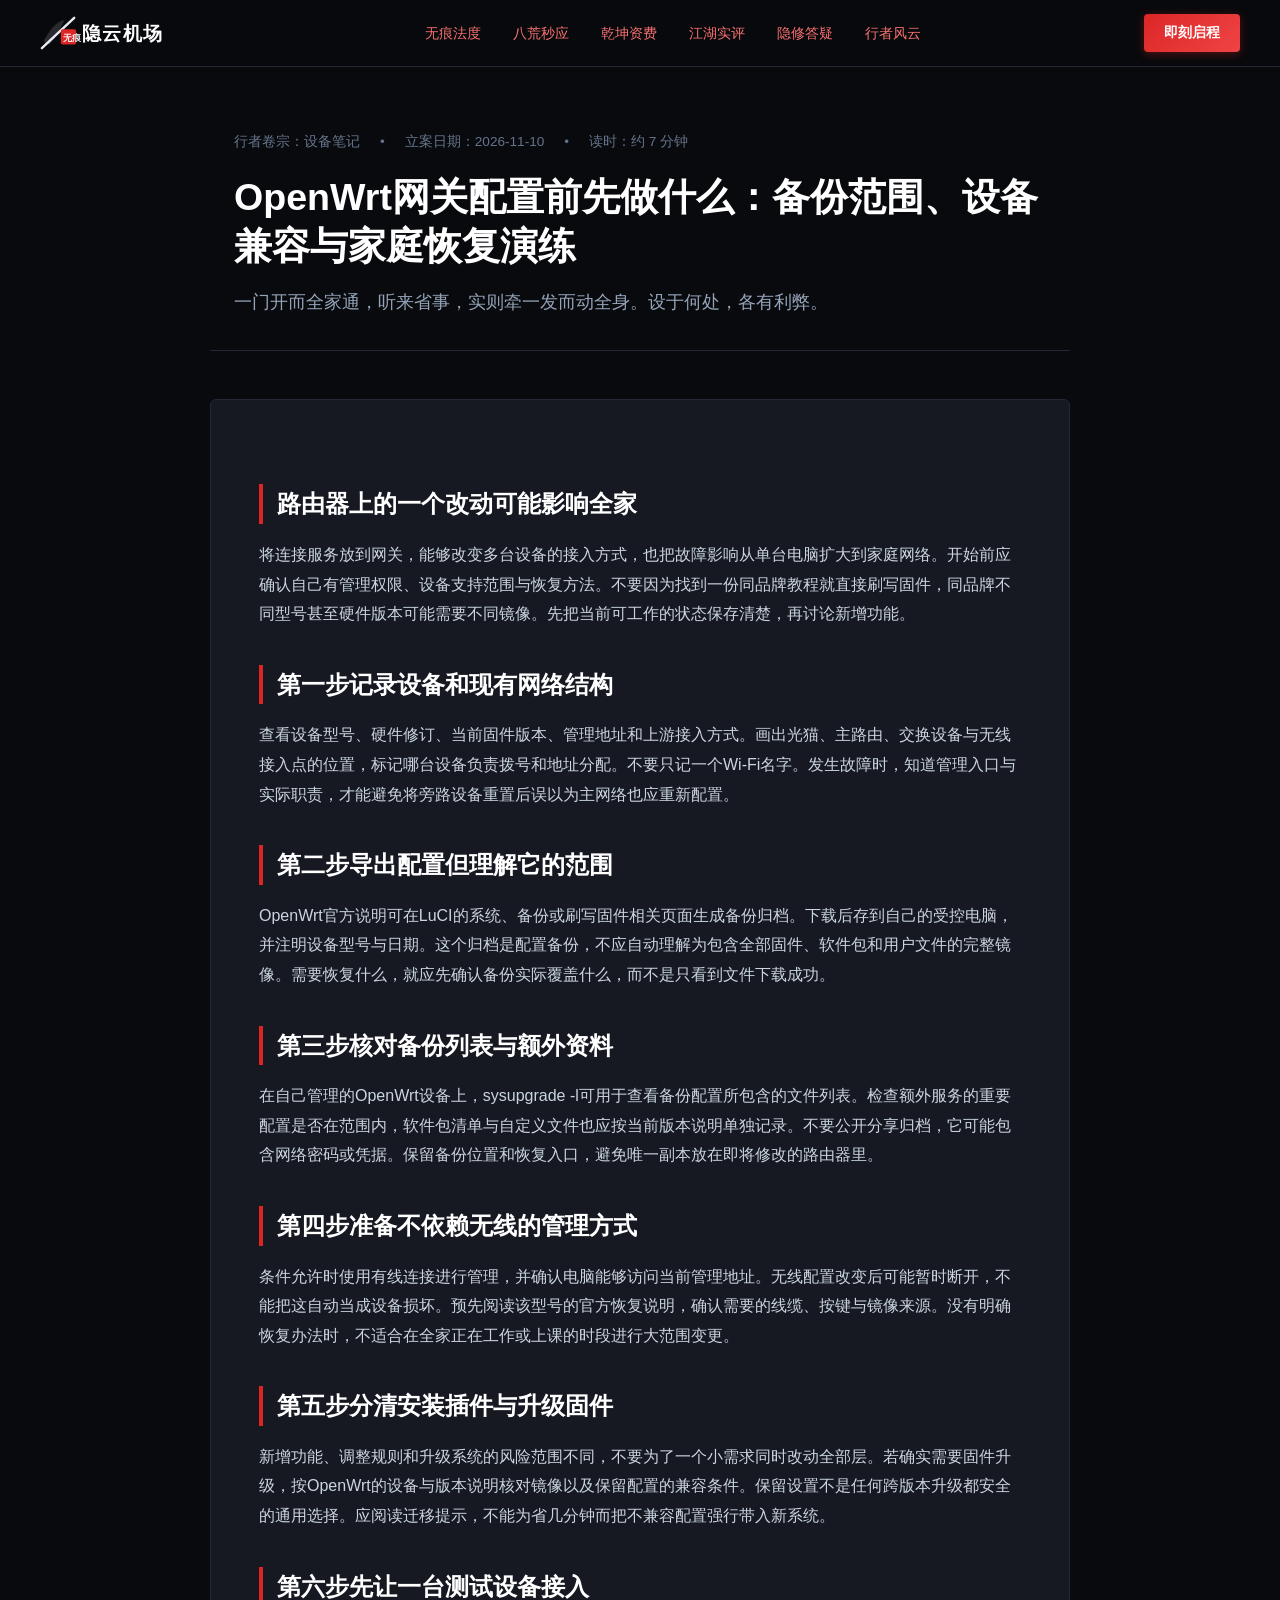
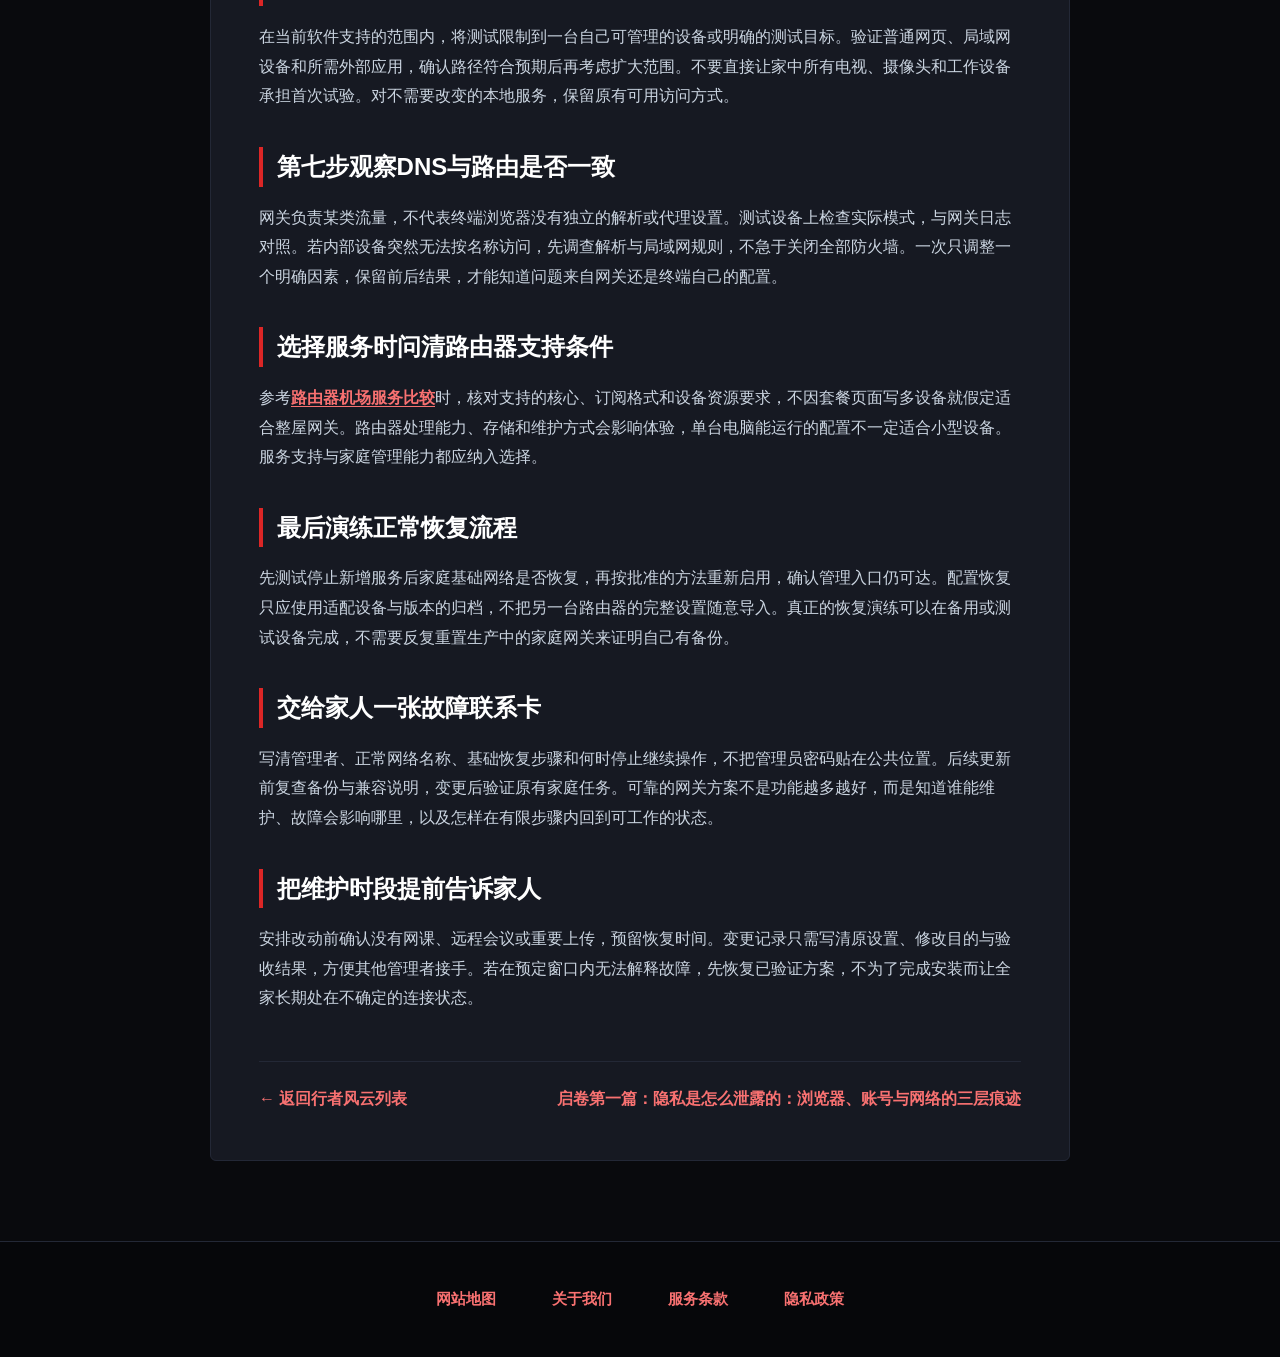
<file: router-firmware-stealth-gateway.html>
<!DOCTYPE html>

<html lang="zh-CN">
<head>
<meta charset="utf-8"/>
<meta content="width=device-width, initial-scale=1.0" name="viewport"/>
<title>OpenWrt网关配置前先做什么：备份范围、设备兼容与家庭恢复演练</title>
<meta content="OpenWrt网关配置前先做什么：备份范围、设备兼容与家庭恢复演练，包含操作次序、结果判读与适用条件，帮助读者把实际任务和连接问题分开验证。" name="description"/>
<link href="style.css" rel="stylesheet"/>
</head>
<body>
<header class="scroll-masthead">
<div class="masthead-wrap">
<a aria-label="隐云机场首页" class="brand-ink" href="index.html">
<svg fill="none" viewbox="0 0 170 40" xmlns="http://www.w3.org/2000/svg">
<defs>
<lineargradient id="bladeGrad" x1="0%" x2="100%" y1="0%" y2="100%">
<stop offset="0%" stop-color="#ffffff"></stop>
<stop offset="60%" stop-color="#e2e8f0"></stop>
<stop offset="100%" stop-color="#94a3b8"></stop>
</lineargradient>
</defs>
<path d="M4 28C10 18 16 8 26 6C22 14 18 24 10 32C7 32 4 30 4 28Z" fill="#3f3f46" fill-opacity="0.6"></path>
<line stroke="url(#bladeGrad)" stroke-linecap="round" stroke-width="2.5" x1="2" x2="36" y1="36" y2="4"></line>
<rect fill="#dc2626" height="16" rx="2" width="16" x="22" y="16"></rect>
<text fill="#ffffff" font-family="'PingFang SC', sans-serif" font-size="9" font-weight="900" x="24" y="28">无痕</text>
<text fill="#ffffff" font-family="-apple-system, BlinkMacSystemFont, sans-serif" font-size="20" font-weight="900" letter-spacing="1.5" x="44" y="27">隐云机场</text>
</svg>
</a>
<ul class="scroll-nav-links">
<li><a href="index.html#stealth">无痕法度</a></li>
<li><a href="index.html#realms">八荒秒应</a></li>
<li><a href="index.html#pricing">乾坤资费</a></li>
<li><a href="index.html#chivalry">江湖实评</a></li>
<li><a href="index.html#faq">隐修答疑</a></li>
<li><a href="wanderer-scrolls.html" style="color:#f87171;">行者风云</a></li>
</ul>
<div class="header-actions">
<a class="btn-cinnabar-top" href="https://ww012.twilightaff.com/#/?code=A56DH1Af" rel="nofollow" target="_blank">即刻启程</a>
<button aria-expanded="false" aria-label="切换导航菜单" class="nav-toggle">
<span class="bar"></span>
<span class="bar"></span>
<span class="bar"></span>
</button>
</div>
</div>
</header>
<div class="article-header">
<div class="container">
<div class="article-meta-bar">
<span>行者卷宗：设备笔记</span>
<span>•</span>
<span>立案日期：2026-11-10</span>
<span>•</span>
<span>读时：约 7 分钟</span>
</div>
<h1 class="article-h1-title">OpenWrt网关配置前先做什么：备份范围、设备兼容与家庭恢复演练</h1>
<p class="article-lead-p">
        一门开而全家通，听来省事，实则牵一发而动全身。设于何处，各有利弊。
      </p>
</div>
</div>
<main class="container">
<div class="article-body-wrapper">
<article class="article-rich-content"><div data-swc-article-body="2026-11-16"><h2>路由器上的一个改动可能影响全家</h2>
<p>将连接服务放到网关，能够改变多台设备的接入方式，也把故障影响从单台电脑扩大到家庭网络。开始前应确认自己有管理权限、设备支持范围与恢复方法。不要因为找到一份同品牌教程就直接刷写固件，同品牌不同型号甚至硬件版本可能需要不同镜像。先把当前可工作的状态保存清楚，再讨论新增功能。</p>
<h2>第一步记录设备和现有网络结构</h2>
<p>查看设备型号、硬件修订、当前固件版本、管理地址和上游接入方式。画出光猫、主路由、交换设备与无线接入点的位置，标记哪台设备负责拨号和地址分配。不要只记一个Wi-Fi名字。发生故障时，知道管理入口与实际职责，才能避免将旁路设备重置后误以为主网络也应重新配置。</p>
<h2>第二步导出配置但理解它的范围</h2>
<p>OpenWrt官方说明可在LuCI的系统、备份或刷写固件相关页面生成备份归档。下载后存到自己的受控电脑，并注明设备型号与日期。这个归档是配置备份，不应自动理解为包含全部固件、软件包和用户文件的完整镜像。需要恢复什么，就应先确认备份实际覆盖什么，而不是只看到文件下载成功。</p>
<h2>第三步核对备份列表与额外资料</h2>
<p>在自己管理的OpenWrt设备上，sysupgrade -l可用于查看备份配置所包含的文件列表。检查额外服务的重要配置是否在范围内，软件包清单与自定义文件也应按当前版本说明单独记录。不要公开分享归档，它可能包含网络密码或凭据。保留备份位置和恢复入口，避免唯一副本放在即将修改的路由器里。</p>
<h2>第四步准备不依赖无线的管理方式</h2>
<p>条件允许时使用有线连接进行管理，并确认电脑能够访问当前管理地址。无线配置改变后可能暂时断开，不能把这自动当成设备损坏。预先阅读该型号的官方恢复说明，确认需要的线缆、按键与镜像来源。没有明确恢复办法时，不适合在全家正在工作或上课的时段进行大范围变更。</p>
<h2>第五步分清安装插件与升级固件</h2>
<p>新增功能、调整规则和升级系统的风险范围不同，不要为了一个小需求同时改动全部层。若确实需要固件升级，按OpenWrt的设备与版本说明核对镜像以及保留配置的兼容条件。保留设置不是任何跨版本升级都安全的通用选择。应阅读迁移提示，不能为省几分钟而把不兼容配置强行带入新系统。</p>
<h2>第六步先让一台测试设备接入</h2>
<p>在当前软件支持的范围内，将测试限制到一台自己可管理的设备或明确的测试目标。验证普通网页、局域网设备和所需外部应用，确认路径符合预期后再考虑扩大范围。不要直接让家中所有电视、摄像头和工作设备承担首次试验。对不需要改变的本地服务，保留原有可用访问方式。</p>
<h2>第七步观察DNS与路由是否一致</h2>
<p>网关负责某类流量，不代表终端浏览器没有独立的解析或代理设置。测试设备上检查实际模式，与网关日志对照。若内部设备突然无法按名称访问，先调查解析与局域网规则，不急于关闭全部防火墙。一次只调整一个明确因素，保留前后结果，才能知道问题来自网关还是终端自己的配置。</p>
<h2>选择服务时问清路由器支持条件</h2>
<p>参考<a href="https://dajichang.mom/">路由器机场服务比较</a>时，核对支持的核心、订阅格式和设备资源要求，不因套餐页面写多设备就假定适合整屋网关。路由器处理能力、存储和维护方式会影响体验，单台电脑能运行的配置不一定适合小型设备。服务支持与家庭管理能力都应纳入选择。</p>
<h2>最后演练正常恢复流程</h2>
<p>先测试停止新增服务后家庭基础网络是否恢复，再按批准的方法重新启用，确认管理入口仍可达。配置恢复只应使用适配设备与版本的归档，不把另一台路由器的完整设置随意导入。真正的恢复演练可以在备用或测试设备完成，不需要反复重置生产中的家庭网关来证明自己有备份。</p>
<h2>交给家人一张故障联系卡</h2>
<p>写清管理者、正常网络名称、基础恢复步骤和何时停止继续操作，不把管理员密码贴在公共位置。后续更新前复查备份与兼容说明，变更后验证原有家庭任务。可靠的网关方案不是功能越多越好，而是知道谁能维护、故障会影响哪里，以及怎样在有限步骤内回到可工作的状态。</p><h2>把维护时段提前告诉家人</h2><p>安排改动前确认没有网课、远程会议或重要上传，预留恢复时间。变更记录只需写清原设置、修改目的与验收结果，方便其他管理者接手。若在预定窗口内无法解释故障，先恢复已验证方案，不为了完成安装而让全家长期处在不确定的连接状态。</p></div></article>
<div class="post-back-bar">
<a href="wanderer-scrolls.html" style="text-decoration:none;font-weight:700;">← 返回行者风云列表</a>
<a href="zero-trace-stealth-doctrine.html" style="text-decoration:none;font-weight:700;">启卷第一篇：隐私是怎么泄露的：浏览器、账号与网络的三层痕迹</a>
</div>
</div>
</main>
<footer class="colophon-seal">
<div class="container">
<ul class="colophon-nav">
<li><a href="sitemap.html">网站地图</a></li>
<li><a href="about.html">关于我们</a></li>
<li><a href="terms.html">服务条款</a></li>
<li><a href="privacy.html">隐私政策</a></li>
</ul>
</div>
</footer>
<script defer="" src="nav.js"></script>
</body>
</html>
</file>
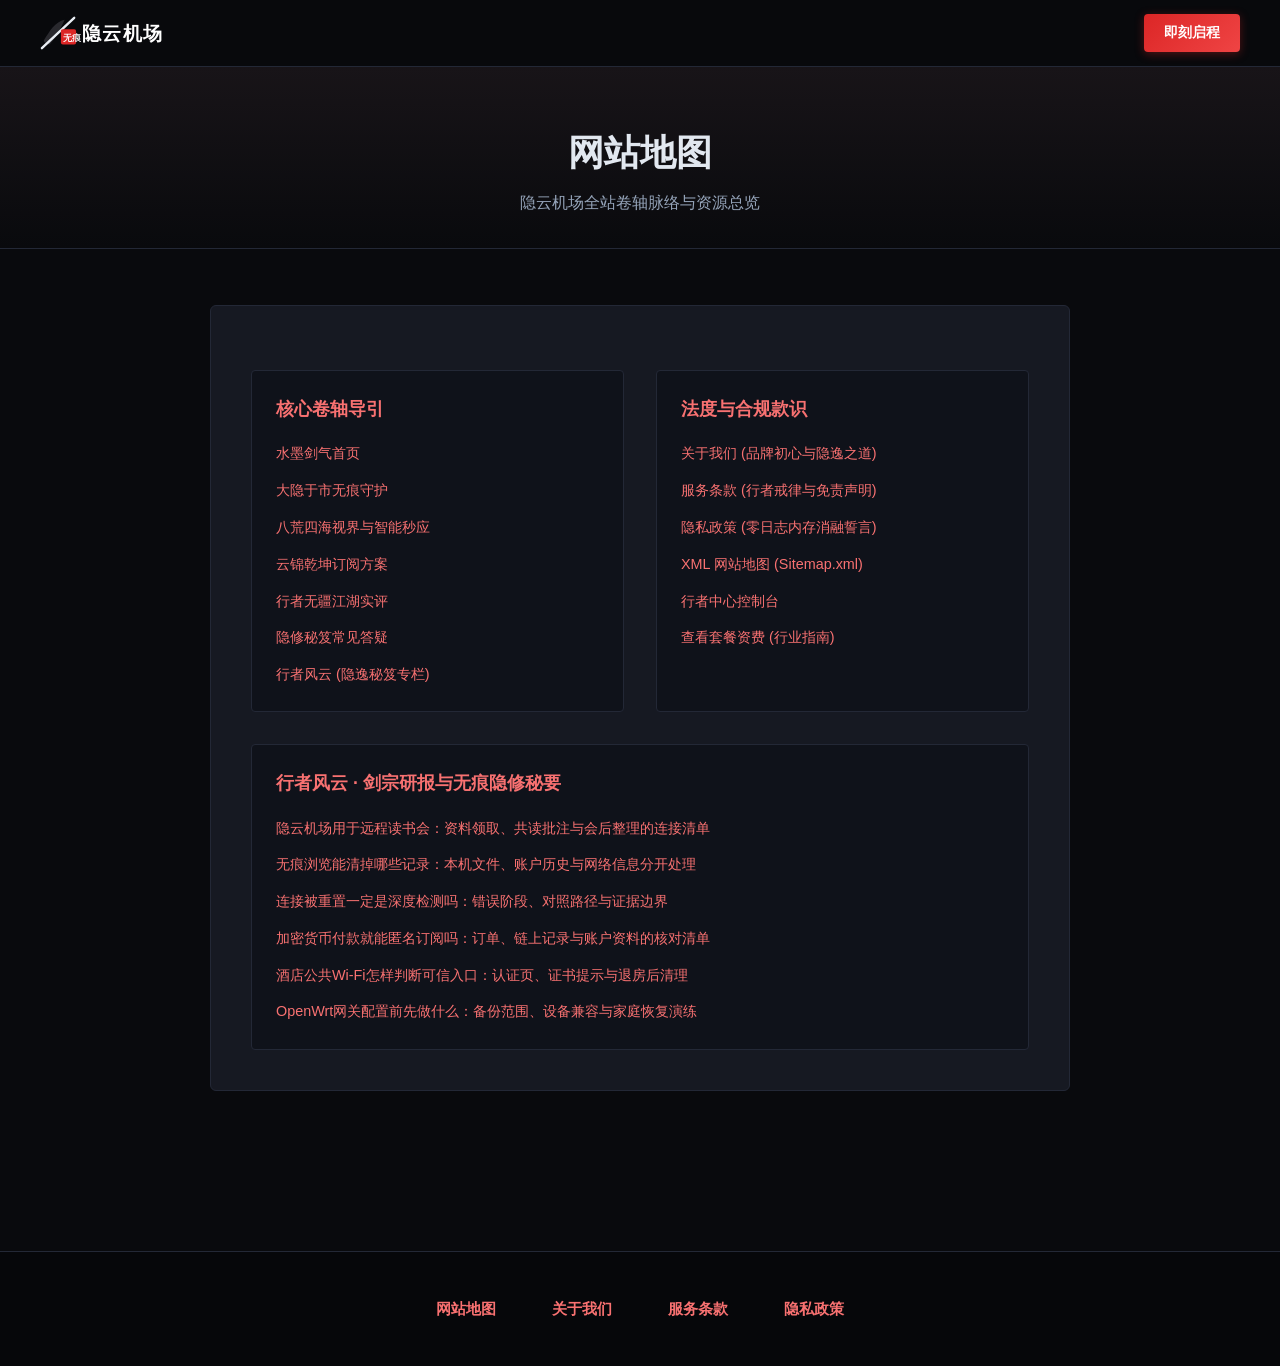
<file: sitemap.html>
<!DOCTYPE html>

<html lang="zh-CN">
<head>
<meta charset="utf-8"/>
<meta content="width=device-width, initial-scale=1.0" name="viewport"/>
<title>网站地图 - 隐云机场</title>
<meta content="隐云机场全站卷轴架构、八荒专线索引与法律规范一览。" name="description"/>
<link href="style.css" rel="stylesheet"/>
</head>
<body>
<header class="scroll-masthead">
<div class="masthead-wrap">
<a aria-label="隐云机场首页" class="brand-ink" href="index.html">
<svg fill="none" viewbox="0 0 170 40" xmlns="http://www.w3.org/2000/svg">
<defs>
<lineargradient id="bladeGrad" x1="0%" x2="100%" y1="0%" y2="100%">
<stop offset="0%" stop-color="#ffffff"></stop>
<stop offset="60%" stop-color="#e2e8f0"></stop>
<stop offset="100%" stop-color="#94a3b8"></stop>
</lineargradient>
</defs>
<path d="M4 28C10 18 16 8 26 6C22 14 18 24 10 32C7 32 4 30 4 28Z" fill="#3f3f46" fill-opacity="0.6"></path>
<line stroke="url(#bladeGrad)" stroke-linecap="round" stroke-width="2.5" x1="2" x2="36" y1="36" y2="4"></line>
<rect fill="#dc2626" height="16" rx="2" width="16" x="22" y="16"></rect>
<text fill="#ffffff" font-family="'PingFang SC', sans-serif" font-size="9" font-weight="900" x="24" y="28">无痕</text>
<text fill="#ffffff" font-family="-apple-system, BlinkMacSystemFont, sans-serif" font-size="20" font-weight="900" letter-spacing="1.5" x="44" y="27">隐云机场</text>
</svg>
</a>
<a class="btn-cinnabar-top" href="https://ww012.twilightaff.com/#/?code=A56DH1Af" rel="nofollow" target="_blank">即刻启程</a>
</div>
</header>
<div class="subpage-scroll-hero">
<div class="container">
<h1 class="subpage-scroll-title">网站地图</h1>
<p class="subpage-scroll-desc">隐云机场全站卷轴脉络与资源总览</p>
</div>
</div>
<main class="subpage-scroll-body">
<div class="container">
<div class="scroll-article">
<div class="sitemap-scroll-grid">
<div class="sitemap-scroll-box">
<h3>核心卷轴导引</h3>
<ul>
<li><a href="index.html">水墨剑气首页</a></li>
<li><a href="index.html#stealth">大隐于市无痕守护</a></li>
<li><a href="index.html#realms">八荒四海视界与智能秒应</a></li>
<li><a href="index.html#pricing">云锦乾坤订阅方案</a></li>
<li><a href="index.html#chivalry">行者无疆江湖实评</a></li>
<li><a href="index.html#faq">隐修秘笈常见答疑</a></li>
<li><a href="wanderer-scrolls.html">行者风云 (隐逸秘笈专栏)</a></li>
</ul>
</div>
<div class="sitemap-scroll-box">
<h3>法度与合规款识</h3>
<ul>
<li><a href="about.html">关于我们 (品牌初心与隐逸之道)</a></li>
<li><a href="terms.html">服务条款 (行者戒律与免责声明)</a></li>
<li><a href="privacy.html">隐私政策 (零日志内存消融誓言)</a></li>
<li><a href="sitemap.xml" target="_blank">XML 网站地图 (Sitemap.xml)</a></li>
<li><a href="https://ww012.twilightaff.com/#/?code=A56DH1Af" rel="nofollow" target="_blank">行者中心控制台</a></li>
<li><a href="#plans" target="_blank">查看套餐资费 (行业指南)</a></li>
</ul>
</div>
<div class="sitemap-scroll-box" style="grid-column: 1 / -1;">
<h3>行者风云 · 剑宗研报与无痕隐修秘要</h3>
<ul>
<li><a href="chivalric-stealth-yinyun.html">隐云机场用于远程读书会：资料领取、共读批注与会后整理的连接清单</a></li>
<li><a href="zero-trace-stealth-doctrine.html">无痕浏览能清掉哪些记录：本机文件、账户历史与网络信息分开处理</a></li>
<li><a href="deep-packet-inspection-countermeasures.html">连接被重置一定是深度检测吗：错误阶段、对照路径与证据边界</a></li>
<li><a href="crypto-anonymous-subscription-guide.html">加密货币付款就能匿名订阅吗：订单、链上记录与账户资料的核对清单</a></li>
<li><a href="public-wifi-man-in-the-middle-defense.html">酒店公共Wi-Fi怎样判断可信入口：认证页、证书提示与退房后清理</a></li>
<li><a href="router-firmware-stealth-gateway.html">OpenWrt网关配置前先做什么：备份范围、设备兼容与家庭恢复演练</a></li>
</ul>
</div>
</div>
</div>
</div>
</main>
<footer class="colophon-seal">
<div class="container">
<ul class="colophon-nav">
<li><a href="sitemap.html">网站地图</a></li>
<li><a href="about.html">关于我们</a></li>
<li><a href="terms.html">服务条款</a></li>
<li><a href="privacy.html">隐私政策</a></li>
</ul>
</div>
</footer>
</body>
</html>
</file>
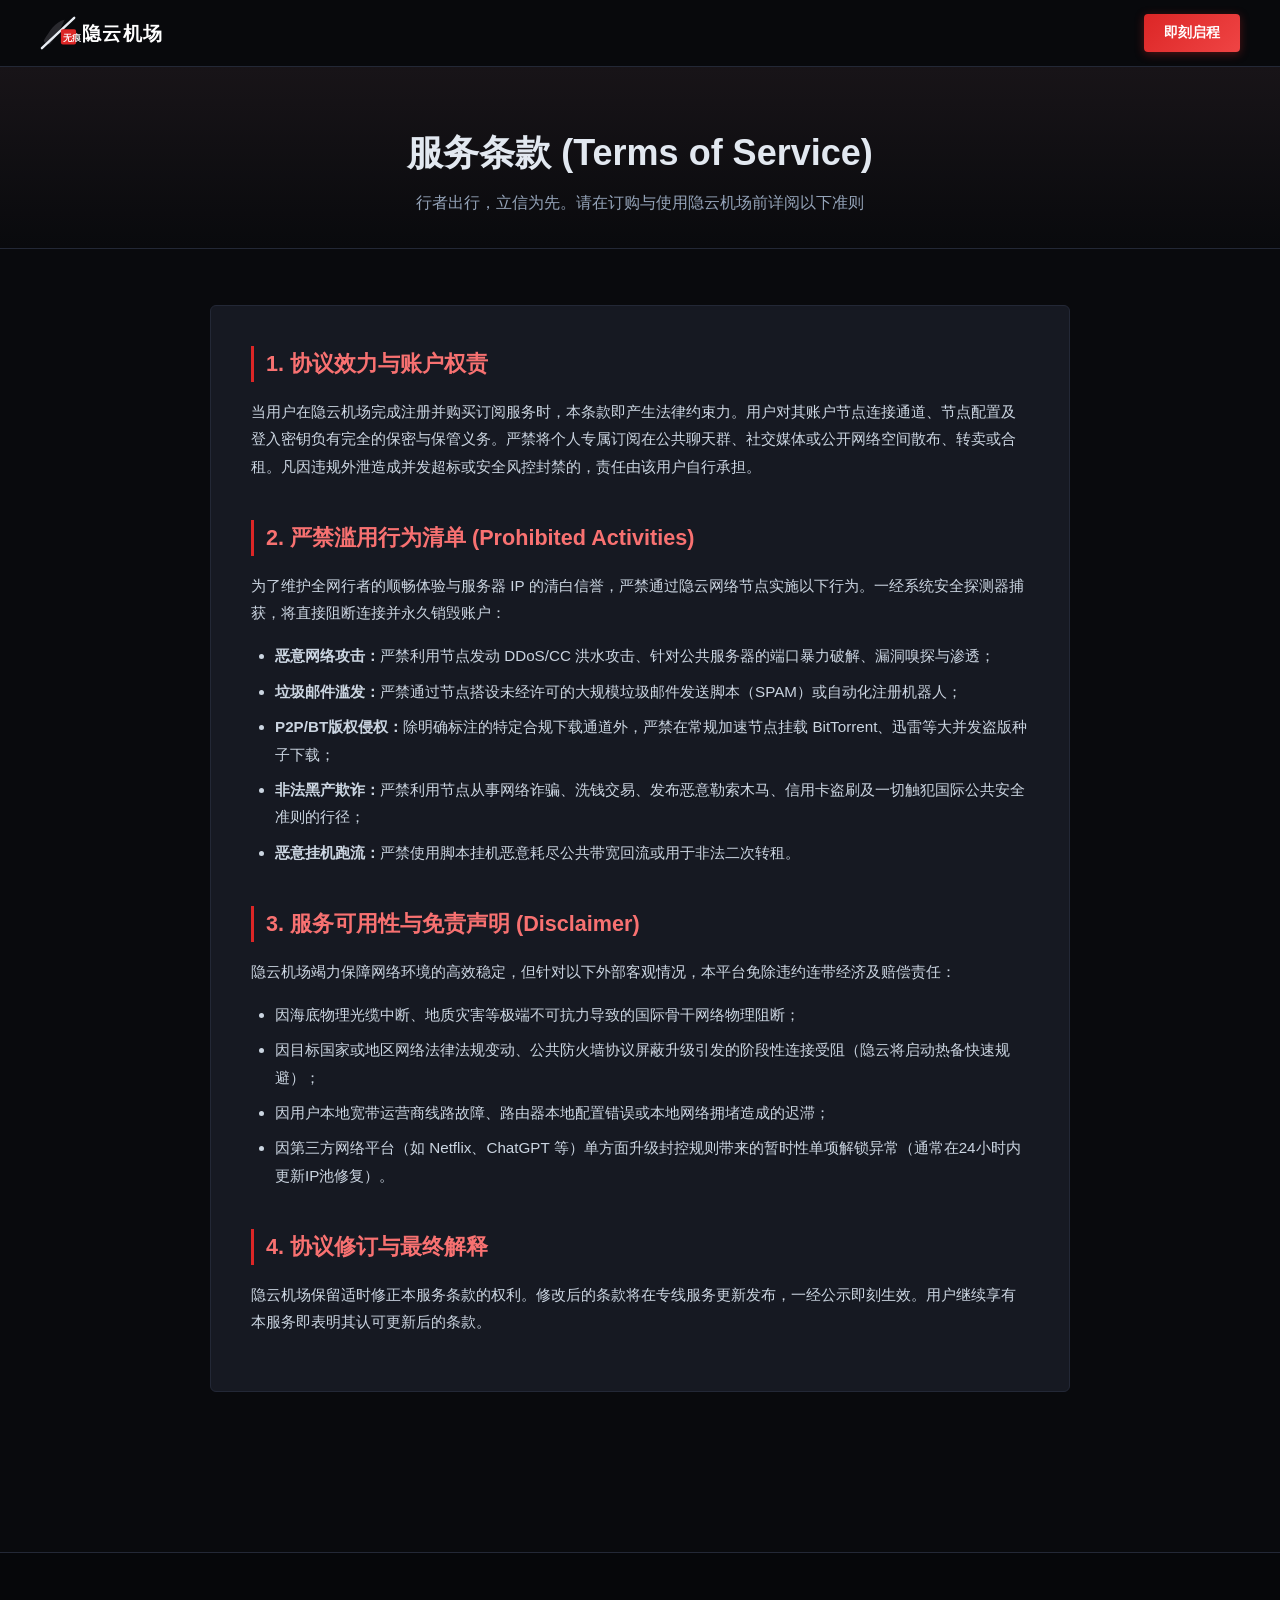
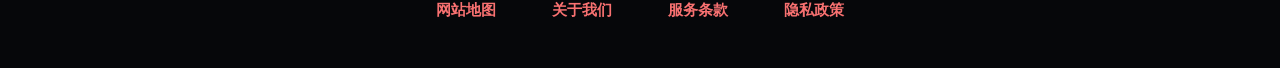
<file: terms.html>
<!DOCTYPE html>
<html lang="zh-CN">
<head>
  <meta charset="UTF-8">
  <meta name="viewport" content="width=device-width, initial-scale=1.0">
  <title>服务条款 - 隐云机场</title>
  <meta name="description" content="隐云机场服务条款与行者戒律准则，明确包含严禁滥用行为清单与免责声明。">
  <link rel="stylesheet" href="style.css">
</head>
<body>
  <header class="scroll-masthead">
    <div class="masthead-wrap">
      <a href="index.html" class="brand-ink" aria-label="隐云机场首页">
        <svg viewBox="0 0 170 40" fill="none" xmlns="http://www.w3.org/2000/svg">
          <defs>
            <linearGradient id="bladeGrad" x1="0%" y1="0%" x2="100%" y2="100%">
              <stop offset="0%" stop-color="#ffffff" />
              <stop offset="60%" stop-color="#e2e8f0" />
              <stop offset="100%" stop-color="#94a3b8" />
            </linearGradient>
          </defs>
          <path d="M4 28C10 18 16 8 26 6C22 14 18 24 10 32C7 32 4 30 4 28Z" fill="#3f3f46" fill-opacity="0.6" />
          <line x1="2" y1="36" x2="36" y2="4" stroke="url(#bladeGrad)" stroke-width="2.5" stroke-linecap="round" />
          <rect x="22" y="16" width="16" height="16" rx="2" fill="#dc2626" />
          <text x="24" y="28" font-family="'PingFang SC', sans-serif" font-size="9" font-weight="900" fill="#ffffff">无痕</text>
          <text x="44" y="27" font-family="-apple-system, BlinkMacSystemFont, sans-serif" font-size="20" font-weight="900" fill="#ffffff" letter-spacing="1.5">隐云机场</text>
        </svg>
      </a>
      <a href="https://ww012.twilightaff.com/#/?code=A56DH1Af" target="_blank" rel="nofollow" class="btn-cinnabar-top">即刻启程</a>
    </div>
  </header>

  <div class="subpage-scroll-hero">
    <div class="container">
      <h1 class="subpage-scroll-title">服务条款 (Terms of Service)</h1>
      <p class="subpage-scroll-desc">行者出行，立信为先。请在订购与使用隐云机场前详阅以下准则</p>
    </div>
  </div>

  <main class="subpage-scroll-body">
    <div class="container">
      <article class="scroll-article">
        <section class="scroll-doc-section">
          <h2 class="scroll-doc-h2">1. 协议效力与账户权责</h2>
          <p class="scroll-doc-p">
            当用户在隐云机场完成注册并购买订阅服务时，本条款即产生法律约束力。用户对其账户节点连接通道、节点配置及登入密钥负有完全的保密与保管义务。严禁将个人专属订阅在公共聊天群、社交媒体或公开网络空间散布、转卖或合租。凡因违规外泄造成并发超标或安全风控封禁的，责任由该用户自行承担。
          </p>
        </section>

        <section class="scroll-doc-section">
          <h2 class="scroll-doc-h2">2. 严禁滥用行为清单 (Prohibited Activities)</h2>
          <p class="scroll-doc-p">
            为了维护全网行者的顺畅体验与服务器 IP 的清白信誉，严禁通过隐云网络节点实施以下行为。一经系统安全探测器捕获，将直接阻断连接并永久销毁账户：
          </p>
          <ul class="scroll-doc-list">
            <li><strong>恶意网络攻击：</strong>严禁利用节点发动 DDoS/CC 洪水攻击、针对公共服务器的端口暴力破解、漏洞嗅探与渗透；</li>
            <li><strong>垃圾邮件滥发：</strong>严禁通过节点搭设未经许可的大规模垃圾邮件发送脚本（SPAM）或自动化注册机器人；</li>
            <li><strong>P2P/BT版权侵权：</strong>除明确标注的特定合规下载通道外，严禁在常规加速节点挂载 BitTorrent、迅雷等大并发盗版种子下载；</li>
            <li><strong>非法黑产欺诈：</strong>严禁利用节点从事网络诈骗、洗钱交易、发布恶意勒索木马、信用卡盗刷及一切触犯国际公共安全准则的行径；</li>
            <li><strong>恶意挂机跑流：</strong>严禁使用脚本挂机恶意耗尽公共带宽回流或用于非法二次转租。</li>
          </ul>
        </section>

        <section class="scroll-doc-section">
          <h2 class="scroll-doc-h2">3. 服务可用性与免责声明 (Disclaimer)</h2>
          <p class="scroll-doc-p">
            隐云机场竭力保障网络环境的高效稳定，但针对以下外部客观情况，本平台免除违约连带经济及赔偿责任：
          </p>
          <ul class="scroll-doc-list">
            <li>因海底物理光缆中断、地质灾害等极端不可抗力导致的国际骨干网络物理阻断；</li>
            <li>因目标国家或地区网络法律法规变动、公共防火墙协议屏蔽升级引发的阶段性连接受阻（隐云将启动热备快速规避）；</li>
            <li>因用户本地宽带运营商线路故障、路由器本地配置错误或本地网络拥堵造成的迟滞；</li>
            <li>因第三方网络平台（如 Netflix、ChatGPT 等）单方面升级封控规则带来的暂时性单项解锁异常（通常在24小时内更新IP池修复）。</li>
          </ul>
        </section>

        <section class="scroll-doc-section">
          <h2 class="scroll-doc-h2">4. 协议修订与最终解释</h2>
          <p class="scroll-doc-p">
            隐云机场保留适时修正本服务条款的权利。修改后的条款将在专线服务更新发布，一经公示即刻生效。用户继续享有本服务即表明其认可更新后的条款。
          </p>
        </section>
      </article>
    </div>
  </main>

  <footer class="colophon-seal">
    <div class="container">
      <ul class="colophon-nav">
        <li><a href="sitemap.html">网站地图</a></li>
        <li><a href="about.html">关于我们</a></li>
        <li><a href="terms.html">服务条款</a></li>
        <li><a href="privacy.html">隐私政策</a></li>
      </ul>
    </div>
  </footer>
</body>
</html>
</file>
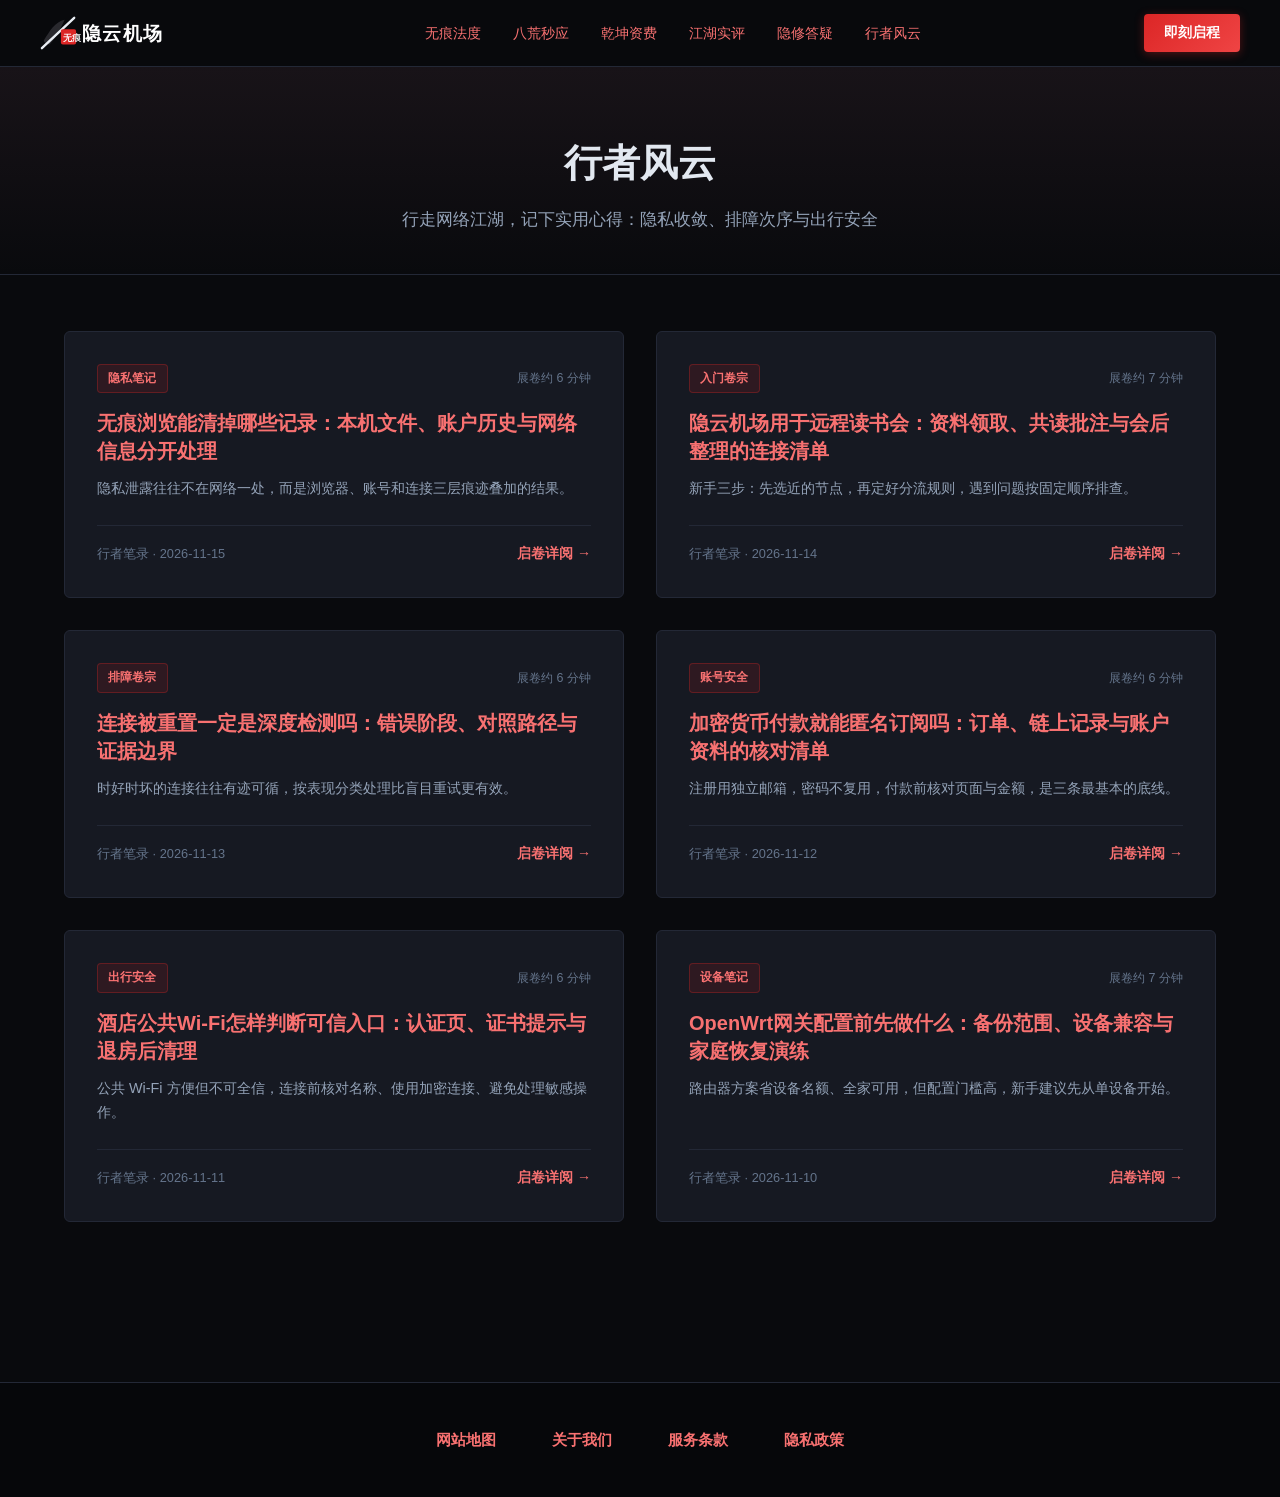
<file: wanderer-scrolls.html>
<!DOCTYPE html>

<html lang="zh-CN">
<head>
<meta charset="utf-8"/>
<meta content="width=device-width, initial-scale=1.0" name="viewport"/>
<title>行者风云：隐私、排障与上网习惯笔记 - 隐云机场</title>
<meta content="隐云机场行者风云专栏：隐私痕迹、入门三步、断流排查、购买与账号安全、公共网络与路由器设置等实用笔记。" name="description"/>
<link href="style.css" rel="stylesheet"/>
</head>
<body>
<!-- 顶部卷轴卷首导航 -->
<header class="scroll-masthead">
<div class="masthead-wrap">
<a aria-label="隐云机场首页" class="brand-ink" href="index.html">
<svg fill="none" viewbox="0 0 170 40" xmlns="http://www.w3.org/2000/svg">
<defs>
<lineargradient id="bladeGrad" x1="0%" x2="100%" y1="0%" y2="100%">
<stop offset="0%" stop-color="#ffffff"></stop>
<stop offset="60%" stop-color="#e2e8f0"></stop>
<stop offset="100%" stop-color="#94a3b8"></stop>
</lineargradient>
</defs>
<path d="M4 28C10 18 16 8 26 6C22 14 18 24 10 32C7 32 4 30 4 28Z" fill="#3f3f46" fill-opacity="0.6"></path>
<line stroke="url(#bladeGrad)" stroke-linecap="round" stroke-width="2.5" x1="2" x2="36" y1="36" y2="4"></line>
<rect fill="#dc2626" height="16" rx="2" width="16" x="22" y="16"></rect>
<text fill="#ffffff" font-family="'PingFang SC', sans-serif" font-size="9" font-weight="900" x="24" y="28">无痕</text>
<text fill="#ffffff" font-family="-apple-system, BlinkMacSystemFont, sans-serif" font-size="20" font-weight="900" letter-spacing="1.5" x="44" y="27">隐云机场</text>
</svg>
</a>
<ul class="scroll-nav-links">
<li><a href="index.html#stealth">无痕法度</a></li>
<li><a href="index.html#realms">八荒秒应</a></li>
<li><a href="index.html#pricing">乾坤资费</a></li>
<li><a href="index.html#chivalry">江湖实评</a></li>
<li><a href="index.html#faq">隐修答疑</a></li>
<li><a href="wanderer-scrolls.html" style="color:#f87171;">行者风云</a></li>
</ul>
<div class="header-actions">
<a class="btn-cinnabar-top" href="https://ww012.twilightaff.com/#/?code=A56DH1Af" rel="nofollow" target="_blank">即刻启程</a>
<button aria-expanded="false" aria-label="切换导航菜单" class="nav-toggle">
<span class="bar"></span>
<span class="bar"></span>
<span class="bar"></span>
</button>
</div>
</div>
</header>
<div class="news-hub-hero">
<div class="container">
<h1 class="news-hub-title">行者风云</h1>
<p class="news-hub-desc">行走网络江湖，记下实用心得：隐私收敛、排障次序与出行安全</p>
</div>
</div>
<main class="container">
<div class="articles-grid">
<!-- 文章 1 -->
<article class="article-card">
<div>
<div class="card-badge-row">
<span class="article-cat-tag">隐私笔记</span>
<span class="article-read-time">展卷约 6 分钟</span>
</div>
<h2 class="article-card-title">
<a href="zero-trace-stealth-doctrine.html">无痕浏览能清掉哪些记录：本机文件、账户历史与网络信息分开处理</a>
</h2>
<p class="article-card-excerpt">
            隐私泄露往往不在网络一处，而是浏览器、账号和连接三层痕迹叠加的结果。
          </p>
</div>
<div class="article-card-footer">
<span class="article-author-info">行者笔录 · 2026-11-15</span>
<a class="article-read-more" href="zero-trace-stealth-doctrine.html">启卷详阅 →</a>
</div>
</article>
<!-- 文章 2 (品牌核心文章) -->
<article class="article-card">
<div>
<div class="card-badge-row">
<span class="article-cat-tag">入门卷宗</span>
<span class="article-read-time">展卷约 7 分钟</span>
</div>
<h2 class="article-card-title">
<a href="chivalric-stealth-yinyun.html">隐云机场用于远程读书会：资料领取、共读批注与会后整理的连接清单</a>
</h2>
<p class="article-card-excerpt">
            新手三步：先选近的节点，再定好分流规则，遇到问题按固定顺序排查。
          </p>
</div>
<div class="article-card-footer">
<span class="article-author-info">行者笔录 · 2026-11-14</span>
<a class="article-read-more" href="chivalric-stealth-yinyun.html">启卷详阅 →</a>
</div>
</article>
<!-- 文章 3 -->
<article class="article-card">
<div>
<div class="card-badge-row">
<span class="article-cat-tag">排障卷宗</span>
<span class="article-read-time">展卷约 6 分钟</span>
</div>
<h2 class="article-card-title">
<a href="deep-packet-inspection-countermeasures.html">连接被重置一定是深度检测吗：错误阶段、对照路径与证据边界</a>
</h2>
<p class="article-card-excerpt">
            时好时坏的连接往往有迹可循，按表现分类处理比盲目重试更有效。
          </p>
</div>
<div class="article-card-footer">
<span class="article-author-info">行者笔录 · 2026-11-13</span>
<a class="article-read-more" href="deep-packet-inspection-countermeasures.html">启卷详阅 →</a>
</div>
</article>
<!-- 文章 4 -->
<article class="article-card">
<div>
<div class="card-badge-row">
<span class="article-cat-tag">账号安全</span>
<span class="article-read-time">展卷约 6 分钟</span>
</div>
<h2 class="article-card-title">
<a href="crypto-anonymous-subscription-guide.html">加密货币付款就能匿名订阅吗：订单、链上记录与账户资料的核对清单</a>
</h2>
<p class="article-card-excerpt">
            注册用独立邮箱，密码不复用，付款前核对页面与金额，是三条最基本的底线。
          </p>
</div>
<div class="article-card-footer">
<span class="article-author-info">行者笔录 · 2026-11-12</span>
<a class="article-read-more" href="crypto-anonymous-subscription-guide.html">启卷详阅 →</a>
</div>
</article>
<!-- 文章 5 -->
<article class="article-card">
<div>
<div class="card-badge-row">
<span class="article-cat-tag">出行安全</span>
<span class="article-read-time">展卷约 6 分钟</span>
</div>
<h2 class="article-card-title">
<a href="public-wifi-man-in-the-middle-defense.html">酒店公共Wi-Fi怎样判断可信入口：认证页、证书提示与退房后清理</a>
</h2>
<p class="article-card-excerpt">
            公共 Wi-Fi 方便但不可全信，连接前核对名称、使用加密连接、避免处理敏感操作。
          </p>
</div>
<div class="article-card-footer">
<span class="article-author-info">行者笔录 · 2026-11-11</span>
<a class="article-read-more" href="public-wifi-man-in-the-middle-defense.html">启卷详阅 →</a>
</div>
</article>
<!-- 文章 6 -->
<article class="article-card">
<div>
<div class="card-badge-row">
<span class="article-cat-tag">设备笔记</span>
<span class="article-read-time">展卷约 7 分钟</span>
</div>
<h2 class="article-card-title">
<a href="router-firmware-stealth-gateway.html">OpenWrt网关配置前先做什么：备份范围、设备兼容与家庭恢复演练</a>
</h2>
<p class="article-card-excerpt">
            路由器方案省设备名额、全家可用，但配置门槛高，新手建议先从单设备开始。
          </p>
</div>
<div class="article-card-footer">
<span class="article-author-info">行者笔录 · 2026-11-10</span>
<a class="article-read-more" href="router-firmware-stealth-gateway.html">启卷详阅 →</a>
</div>
</article>
</div>
</main>
<footer class="colophon-seal">
<div class="container">
<ul class="colophon-nav">
<li><a href="sitemap.html">网站地图</a></li>
<li><a href="about.html">关于我们</a></li>
<li><a href="terms.html">服务条款</a></li>
<li><a href="privacy.html">隐私政策</a></li>
</ul>
</div>
</footer>
<script defer="" src="nav.js"></script>
</body>
</html>
</file>
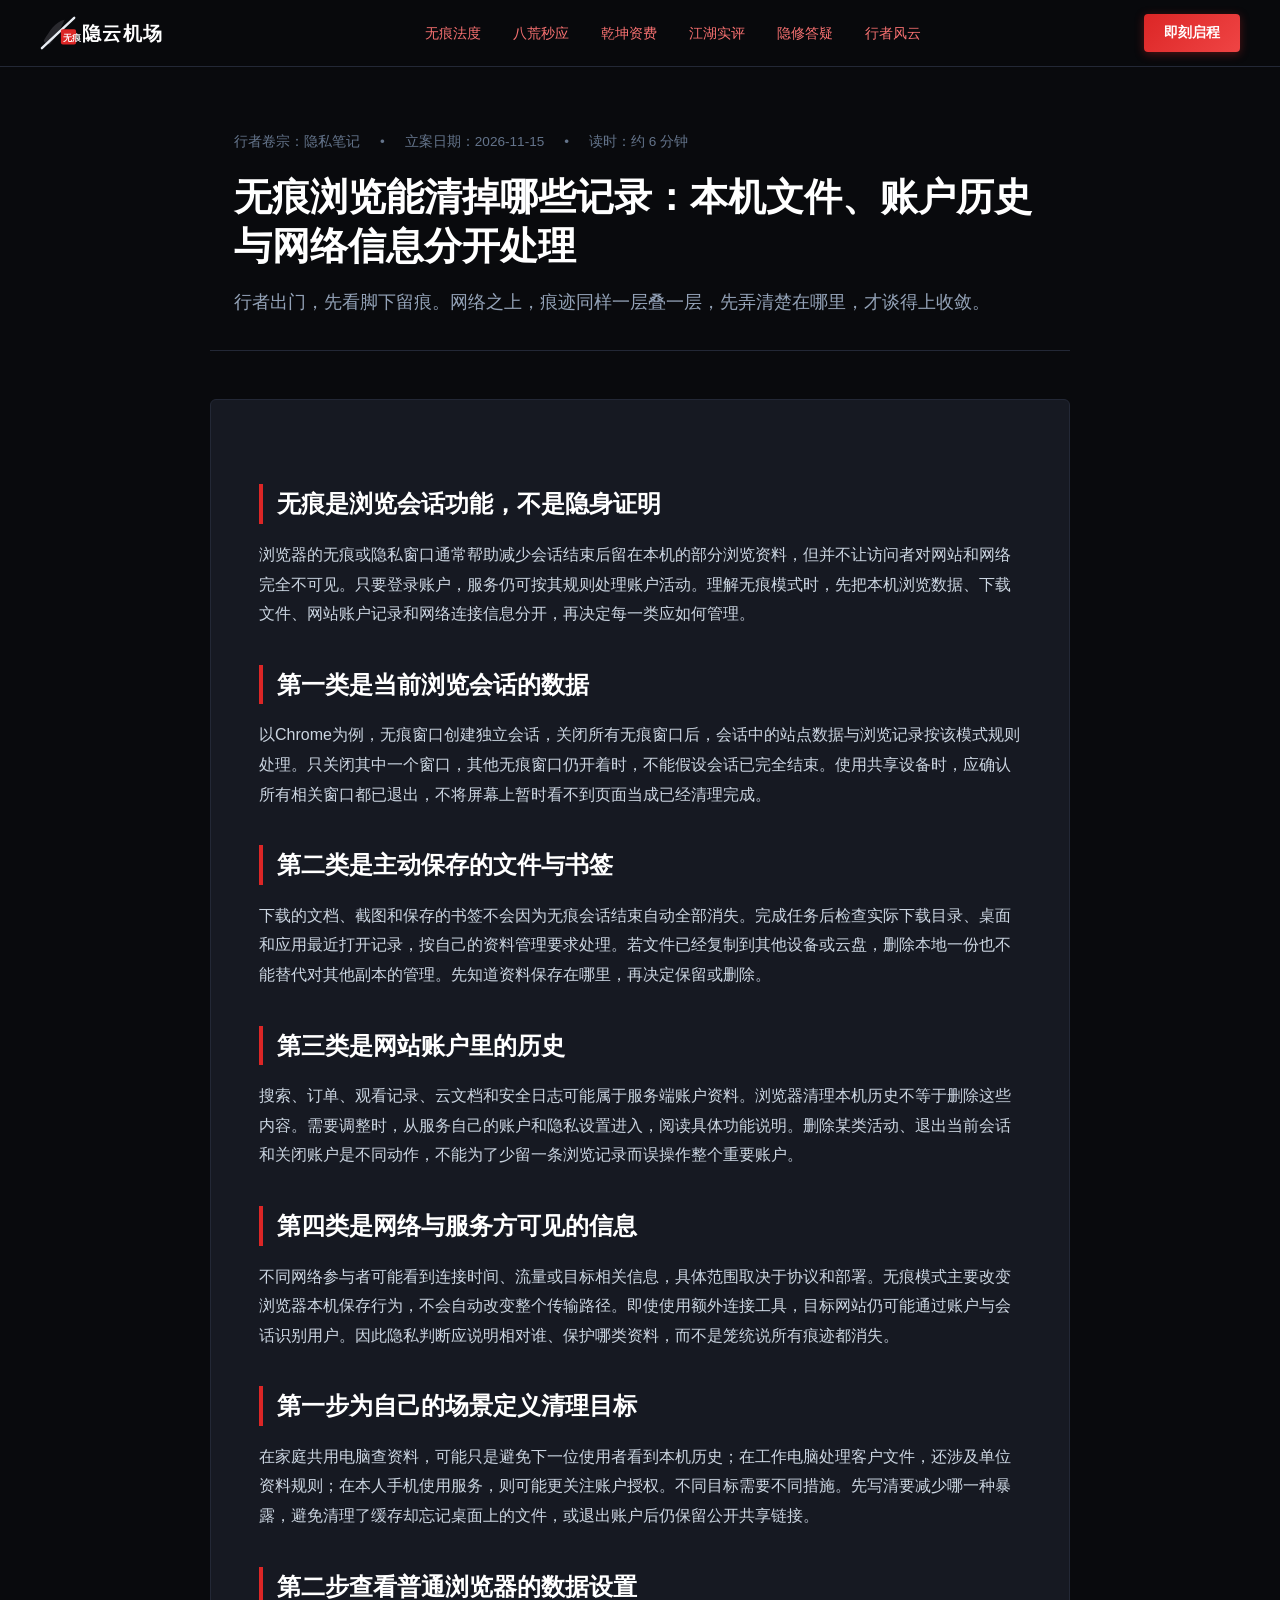
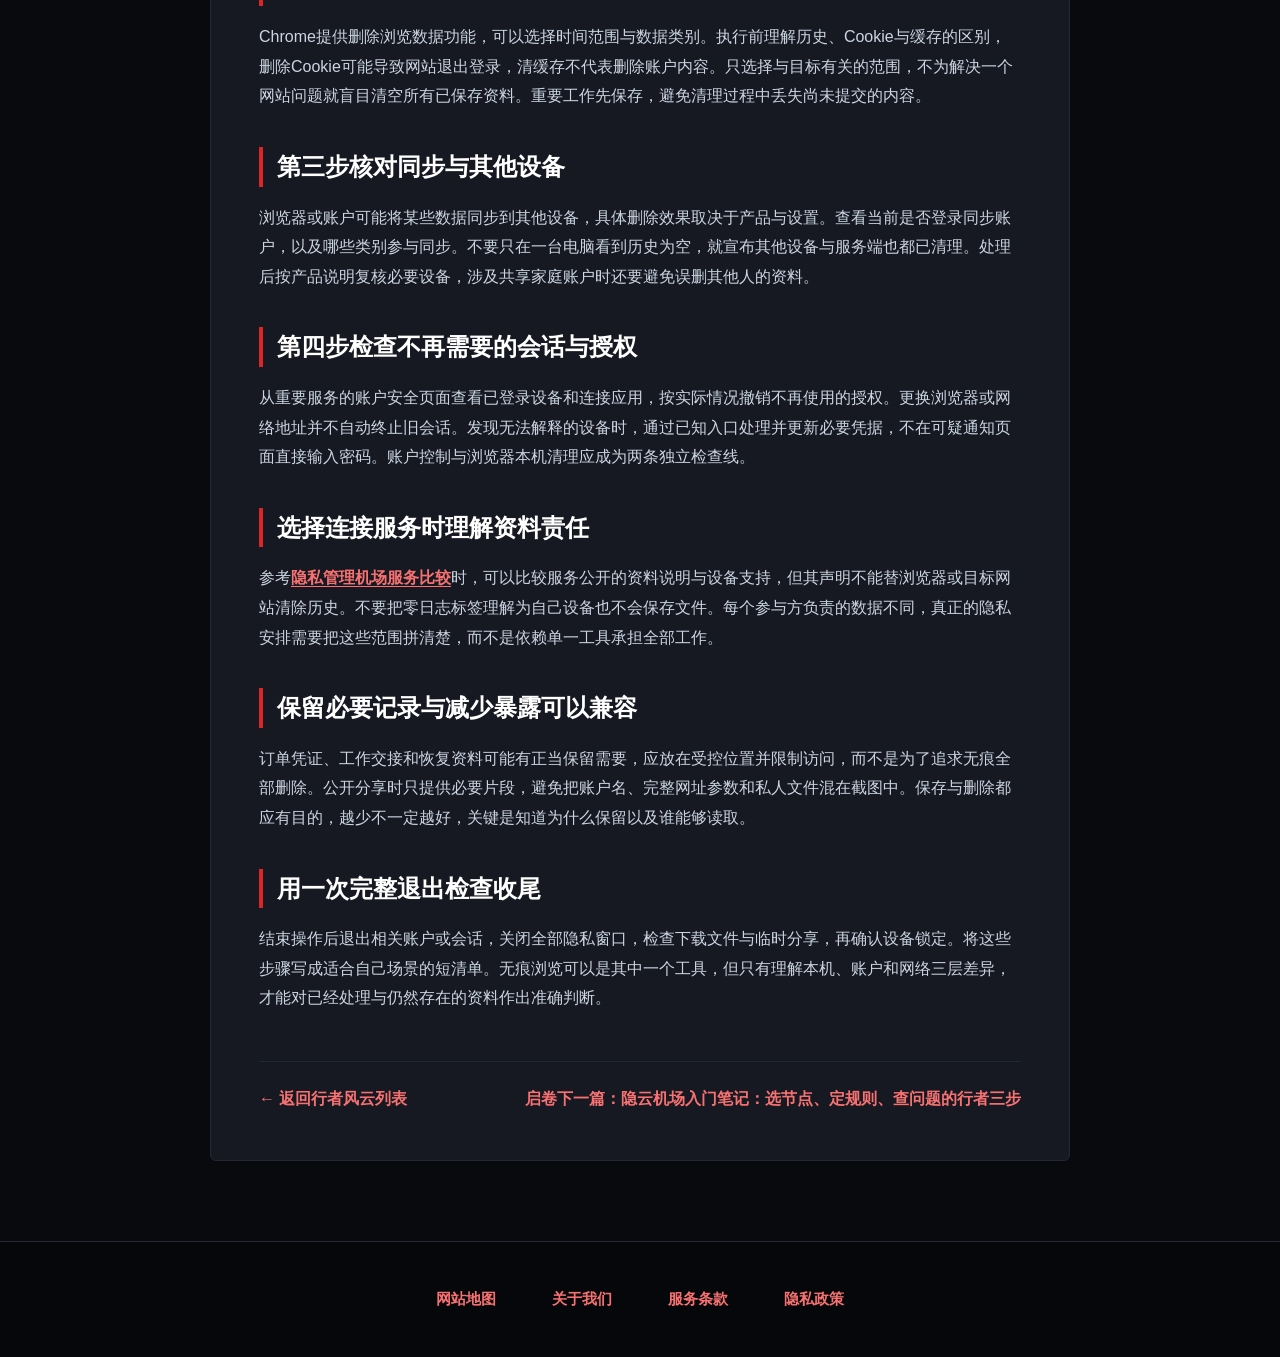
<file: zero-trace-stealth-doctrine.html>
<!DOCTYPE html>

<html lang="zh-CN">
<head>
<meta charset="utf-8"/>
<meta content="width=device-width, initial-scale=1.0" name="viewport"/>
<title>无痕浏览能清掉哪些记录：本机文件、账户历史与网络信息分开处理</title>
<meta content="无痕浏览能清掉哪些记录：本机文件、账户历史与网络信息分开处理，包含操作次序、结果判读与适用条件，帮助读者把实际任务和连接问题分开验证。" name="description"/>
<link href="style.css" rel="stylesheet"/>
</head>
<body>
<header class="scroll-masthead">
<div class="masthead-wrap">
<a aria-label="隐云机场首页" class="brand-ink" href="index.html">
<svg fill="none" viewbox="0 0 170 40" xmlns="http://www.w3.org/2000/svg">
<defs>
<lineargradient id="bladeGrad" x1="0%" x2="100%" y1="0%" y2="100%">
<stop offset="0%" stop-color="#ffffff"></stop>
<stop offset="60%" stop-color="#e2e8f0"></stop>
<stop offset="100%" stop-color="#94a3b8"></stop>
</lineargradient>
</defs>
<path d="M4 28C10 18 16 8 26 6C22 14 18 24 10 32C7 32 4 30 4 28Z" fill="#3f3f46" fill-opacity="0.6"></path>
<line stroke="url(#bladeGrad)" stroke-linecap="round" stroke-width="2.5" x1="2" x2="36" y1="36" y2="4"></line>
<rect fill="#dc2626" height="16" rx="2" width="16" x="22" y="16"></rect>
<text fill="#ffffff" font-family="'PingFang SC', sans-serif" font-size="9" font-weight="900" x="24" y="28">无痕</text>
<text fill="#ffffff" font-family="-apple-system, BlinkMacSystemFont, sans-serif" font-size="20" font-weight="900" letter-spacing="1.5" x="44" y="27">隐云机场</text>
</svg>
</a>
<ul class="scroll-nav-links">
<li><a href="index.html#stealth">无痕法度</a></li>
<li><a href="index.html#realms">八荒秒应</a></li>
<li><a href="index.html#pricing">乾坤资费</a></li>
<li><a href="index.html#chivalry">江湖实评</a></li>
<li><a href="index.html#faq">隐修答疑</a></li>
<li><a href="wanderer-scrolls.html" style="color:#f87171;">行者风云</a></li>
</ul>
<div class="header-actions">
<a class="btn-cinnabar-top" href="https://ww012.twilightaff.com/#/?code=A56DH1Af" rel="nofollow" target="_blank">即刻启程</a>
<button aria-expanded="false" aria-label="切换导航菜单" class="nav-toggle">
<span class="bar"></span>
<span class="bar"></span>
<span class="bar"></span>
</button>
</div>
</div>
</header>
<div class="article-header">
<div class="container">
<div class="article-meta-bar">
<span>行者卷宗：隐私笔记</span>
<span>•</span>
<span>立案日期：2026-11-15</span>
<span>•</span>
<span>读时：约 6 分钟</span>
</div>
<h1 class="article-h1-title">无痕浏览能清掉哪些记录：本机文件、账户历史与网络信息分开处理</h1>
<p class="article-lead-p">
        行者出门，先看脚下留痕。网络之上，痕迹同样一层叠一层，先弄清楚在哪里，才谈得上收敛。
      </p>
</div>
</div>
<main class="container">
<div class="article-body-wrapper">
<article class="article-rich-content"><div data-swc-article-body="2026-11-16"><h2>无痕是浏览会话功能，不是隐身证明</h2>
<p>浏览器的无痕或隐私窗口通常帮助减少会话结束后留在本机的部分浏览资料，但并不让访问者对网站和网络完全不可见。只要登录账户，服务仍可按其规则处理账户活动。理解无痕模式时，先把本机浏览数据、下载文件、网站账户记录和网络连接信息分开，再决定每一类应如何管理。</p>
<h2>第一类是当前浏览会话的数据</h2>
<p>以Chrome为例，无痕窗口创建独立会话，关闭所有无痕窗口后，会话中的站点数据与浏览记录按该模式规则处理。只关闭其中一个窗口，其他无痕窗口仍开着时，不能假设会话已完全结束。使用共享设备时，应确认所有相关窗口都已退出，不将屏幕上暂时看不到页面当成已经清理完成。</p>
<h2>第二类是主动保存的文件与书签</h2>
<p>下载的文档、截图和保存的书签不会因为无痕会话结束自动全部消失。完成任务后检查实际下载目录、桌面和应用最近打开记录，按自己的资料管理要求处理。若文件已经复制到其他设备或云盘，删除本地一份也不能替代对其他副本的管理。先知道资料保存在哪里，再决定保留或删除。</p>
<h2>第三类是网站账户里的历史</h2>
<p>搜索、订单、观看记录、云文档和安全日志可能属于服务端账户资料。浏览器清理本机历史不等于删除这些内容。需要调整时，从服务自己的账户和隐私设置进入，阅读具体功能说明。删除某类活动、退出当前会话和关闭账户是不同动作，不能为了少留一条浏览记录而误操作整个重要账户。</p>
<h2>第四类是网络与服务方可见的信息</h2>
<p>不同网络参与者可能看到连接时间、流量或目标相关信息，具体范围取决于协议和部署。无痕模式主要改变浏览器本机保存行为，不会自动改变整个传输路径。即使使用额外连接工具，目标网站仍可能通过账户与会话识别用户。因此隐私判断应说明相对谁、保护哪类资料，而不是笼统说所有痕迹都消失。</p>
<h2>第一步为自己的场景定义清理目标</h2>
<p>在家庭共用电脑查资料，可能只是避免下一位使用者看到本机历史；在工作电脑处理客户文件，还涉及单位资料规则；在本人手机使用服务，则可能更关注账户授权。不同目标需要不同措施。先写清要减少哪一种暴露，避免清理了缓存却忘记桌面上的文件，或退出账户后仍保留公开共享链接。</p>
<h2>第二步查看普通浏览器的数据设置</h2>
<p>Chrome提供删除浏览数据功能，可以选择时间范围与数据类别。执行前理解历史、Cookie与缓存的区别，删除Cookie可能导致网站退出登录，清缓存不代表删除账户内容。只选择与目标有关的范围，不为解决一个网站问题就盲目清空所有已保存资料。重要工作先保存，避免清理过程中丢失尚未提交的内容。</p>
<h2>第三步核对同步与其他设备</h2>
<p>浏览器或账户可能将某些数据同步到其他设备，具体删除效果取决于产品与设置。查看当前是否登录同步账户，以及哪些类别参与同步。不要只在一台电脑看到历史为空，就宣布其他设备与服务端也都已清理。处理后按产品说明复核必要设备，涉及共享家庭账户时还要避免误删其他人的资料。</p>
<h2>第四步检查不再需要的会话与授权</h2>
<p>从重要服务的账户安全页面查看已登录设备和连接应用，按实际情况撤销不再使用的授权。更换浏览器或网络地址并不自动终止旧会话。发现无法解释的设备时，通过已知入口处理并更新必要凭据，不在可疑通知页面直接输入密码。账户控制与浏览器本机清理应成为两条独立检查线。</p>
<h2>选择连接服务时理解资料责任</h2>
<p>参考<a href="https://dajichang.mom/">隐私管理机场服务比较</a>时，可以比较服务公开的资料说明与设备支持，但其声明不能替浏览器或目标网站清除历史。不要把零日志标签理解为自己设备也不会保存文件。每个参与方负责的数据不同，真正的隐私安排需要把这些范围拼清楚，而不是依赖单一工具承担全部工作。</p>
<h2>保留必要记录与减少暴露可以兼容</h2>
<p>订单凭证、工作交接和恢复资料可能有正当保留需要，应放在受控位置并限制访问，而不是为了追求无痕全部删除。公开分享时只提供必要片段，避免把账户名、完整网址参数和私人文件混在截图中。保存与删除都应有目的，越少不一定越好，关键是知道为什么保留以及谁能够读取。</p>
<h2>用一次完整退出检查收尾</h2>
<p>结束操作后退出相关账户或会话，关闭全部隐私窗口，检查下载文件与临时分享，再确认设备锁定。将这些步骤写成适合自己场景的短清单。无痕浏览可以是其中一个工具，但只有理解本机、账户和网络三层差异，才能对已经处理与仍然存在的资料作出准确判断。</p></div></article>
<div class="post-back-bar">
<a href="wanderer-scrolls.html" style="text-decoration:none;font-weight:700;">← 返回行者风云列表</a>
<a href="chivalric-stealth-yinyun.html" style="text-decoration:none;font-weight:700;">启卷下一篇：隐云机场入门笔记：选节点、定规则、查问题的行者三步</a>
</div>
</div>
</main>
<footer class="colophon-seal">
<div class="container">
<ul class="colophon-nav">
<li><a href="sitemap.html">网站地图</a></li>
<li><a href="about.html">关于我们</a></li>
<li><a href="terms.html">服务条款</a></li>
<li><a href="privacy.html">隐私政策</a></li>
</ul>
</div>
</footer>
<script defer="" src="nav.js"></script>
</body>
</html>
</file>
<file: style.css>
/* yinyuncloud.sbs - 新中式现代水墨气韵与剑气破空设计系统 */
:root {
  --ink-bg: #090a0d;
  --ink-surface: #101217;
  --ink-panel: #161922;
  --ink-border: #232836;
  --ink-cinnabar: #dc2626;
  --ink-cinnabar-dark: #991b1b;
  --ink-silver: #e2e8f0;
  --ink-muted: #94a3b8;
  --ink-dim: #64748b;
  --font-chinese: -apple-system, BlinkMacSystemFont, "PingFang SC", "Hiragino Sans GB", "STHeiti", "Microsoft YaHei", sans-serif;
}

* {
  box-sizing: border-box;
  margin: 0;
  padding: 0;
}

body {
  font-family: var(--font-chinese);
  background-color: var(--ink-bg);
  color: var(--ink-silver);
  line-height: 1.65;
  overflow-x: hidden;
  -webkit-font-smoothing: antialiased;
}

.container {
  max-width: 1200px;
  margin: 0 auto;
  padding: 0 1.5rem;
}

/* 顶部卷轴卷首导航 */
.scroll-masthead {
  position: sticky;
  top: 0;
  z-index: 100;
  background: rgba(9, 10, 13, 0.96);
  border-bottom: 1px solid var(--ink-border);
  padding: 0.85rem 1.5rem;
}

.masthead-wrap {
  max-width: 1200px;
  margin: 0 auto;
  display: flex;
  align-items: center;
  justify-content: space-between;
}

.brand-ink {
  display: flex;
  align-items: center;
  gap: 0.85rem;
  text-decoration: none;
  color: var(--ink-silver);
}

.brand-ink svg {
  height: 38px;
  width: auto;
}

.scroll-nav-links {
  display: flex;
  align-items: center;
  gap: 2rem;
  list-style: none;
}

.scroll-nav-links a {
  color: var(--ink-muted);
  text-decoration: none;
  font-size: 0.9rem;
  font-weight: 500;
  transition: color 0.2s;
}

.scroll-nav-links a:hover {
  color: #f87171;
}

.header-actions {
  display: flex;
  align-items: center;
  gap: 0.75rem;
}

.btn-cinnabar-top,
.btn-cinnabar-top:link,
.btn-cinnabar-top:visited {
  background: linear-gradient(135deg, var(--ink-cinnabar), #ef4444);
  color: #ffffff !important;
  -webkit-text-fill-color: #ffffff !important;
  font-weight: 700;
  font-size: 0.85rem;
  padding: 0.5rem 1.25rem;
  border-radius: 4px;
  text-decoration: none;
  box-shadow: 0 2px 10px rgba(220, 38, 38, 0.35);
  transition: transform 0.2s;
  white-space: nowrap;
}

.btn-cinnabar-top:hover,
.btn-cinnabar-top:focus,
.btn-cinnabar-top:active {
  color: #ffffff !important;
  -webkit-text-fill-color: #ffffff !important;
  transform: translateY(-1px);
}

.nav-toggle {
  display: none;
}

/* 剑气破空 Hero 首屏 */
.sword-aura-hero {
  padding: 4.5rem 0 3.5rem;
  position: relative;
}

.hero-aura-grid {
  display: grid;
  grid-template-columns: 1.15fr 0.85fr;
  gap: 3rem;
  align-items: center;
}

.seal-pill {
  display: inline-flex;
  align-items: center;
  gap: 0.5rem;
  background: rgba(220, 38, 38, 0.1);
  border: 1px solid rgba(220, 38, 38, 0.3);
  padding: 0.35rem 0.9rem;
  border-radius: 4px;
  font-size: 0.8rem;
  color: #fca5a5;
  margin-bottom: 1.5rem;
}

.cinnabar-dot {
  width: 7px;
  height: 7px;
  background: var(--ink-cinnabar);
  border-radius: 50%;
  box-shadow: 0 0 6px var(--ink-cinnabar);
}

.sword-title {
  font-size: 2.9rem;
  font-weight: 900;
  line-height: 1.22;
  letter-spacing: -0.01em;
  margin-bottom: 1.25rem;
}

.sword-title span {
  background: linear-gradient(135deg, #ffffff 30%, #fca5a5 100%);
  -webkit-background-clip: text;
  -webkit-text-fill-color: transparent;
}

.sword-subtitle {
  font-size: 1.1rem;
  color: var(--ink-muted);
  line-height: 1.8;
  margin-bottom: 2.25rem;
}

.sword-cta-group {
  display: flex;
  flex-wrap: wrap;
  gap: 1.25rem;
  margin-bottom: 2.5rem;
}

.btn-aura-primary,
.btn-aura-primary:link,
.btn-aura-primary:visited {
  min-height: 48px;
  padding: 0.85rem 1.85rem;
  background: linear-gradient(135deg, #b91c1c, #dc2626);
  color: #ffffff !important;
  -webkit-text-fill-color: #ffffff !important;
  text-decoration: none;
  font-weight: 800;
  font-size: 1rem;
  border-radius: 4px;
  display: inline-flex;
  align-items: center;
  justify-content: center;
  gap: 0.6rem;
  box-shadow: 0 4px 16px rgba(220, 38, 38, 0.35);
  transition: all 0.2s ease;
}

.btn-aura-primary span {
  color: #ffffff !important;
  -webkit-text-fill-color: #ffffff !important;
}

.btn-aura-primary svg {
  stroke: #ffffff !important;
  fill: none !important;
}

.btn-aura-primary:hover,
.btn-aura-primary:focus,
.btn-aura-primary:active {
  color: #ffffff !important;
  -webkit-text-fill-color: #ffffff !important;
  transform: translateY(-2px);
  box-shadow: 0 8px 24px rgba(220, 38, 38, 0.55);
  background: linear-gradient(135deg, #991b1b, #b91c1c);
}

.btn-aura-primary:hover span,
.btn-aura-primary:focus span,
.btn-aura-primary:active span {
  color: #ffffff !important;
  -webkit-text-fill-color: #ffffff !important;
}

.btn-aura-primary:hover svg,
.btn-aura-primary:focus svg,
.btn-aura-primary:active svg {
  stroke: #ffffff !important;
  fill: none !important;
}

.btn-aura-pbn,
.btn-aura-pbn:link,
.btn-aura-pbn:visited {
  min-height: 48px;
  padding: 0.85rem 1.65rem;
  background: #171b26;
  color: #fca5a5 !important;
  -webkit-text-fill-color: #fca5a5 !important;
  border: 1px solid #2e364a;
  text-decoration: none;
  font-weight: 700;
  font-size: 0.95rem;
  border-radius: 4px;
  display: inline-flex;
  align-items: center;
  justify-content: center;
  gap: 0.5rem;
  transition: all 0.2s ease;
}

.btn-aura-pbn span {
  color: #fca5a5 !important;
  -webkit-text-fill-color: #fca5a5 !important;
}

.btn-aura-pbn svg {
  stroke: #fca5a5 !important;
}

.btn-aura-pbn:hover,
.btn-aura-pbn:focus,
.btn-aura-pbn:active {
  background: #232a3b;
  border-color: #f87171;
  color: #ffffff !important;
  -webkit-text-fill-color: #ffffff !important;
  transform: translateY(-2px);
}

.btn-aura-pbn:hover span,
.btn-aura-pbn:focus span,
.btn-aura-pbn:active span {
  color: #ffffff !important;
  -webkit-text-fill-color: #ffffff !important;
}

.btn-aura-pbn:hover svg,
.btn-aura-pbn:focus svg,
.btn-aura-pbn:active svg {
  stroke: #ffffff !important;
}

.sword-pledge {
  display: flex;
  gap: 1.5rem;
  font-size: 0.8rem;
  color: var(--ink-dim);
}

/* 右侧水墨剑气屏障画框 */
.ink-shield-frame {
  background: var(--ink-panel);
  border: 1px solid var(--ink-border);
  border-radius: 6px;
  padding: 2rem;
  box-shadow: 0 16px 36px rgba(0, 0, 0, 0.5);
  position: relative;
}

.shield-frame-head {
  display: flex;
  justify-content: space-between;
  align-items: center;
  border-bottom: 1px solid var(--ink-border);
  padding-bottom: 1rem;
  margin-bottom: 1.25rem;
}

.shield-frame-head span {
  font-size: 0.78rem;
  color: #fca5a5;
  font-family: monospace;
}

.ink-node-stack {
  display: flex;
  flex-direction: column;
  gap: 0.9rem;
}

.ink-node-item {
  display: flex;
  justify-content: space-between;
  align-items: center;
  background: #0f121a;
  padding: 0.85rem 1rem;
  border-radius: 4px;
  border-left: 3px solid #7f1d1d;
}

.ink-node-item.active {
  border-left-color: var(--ink-cinnabar);
}

.ink-node-meta h4 {
  font-size: 0.88rem;
  font-weight: 700;
}

.ink-node-meta p {
  font-size: 0.72rem;
  color: var(--ink-dim);
}

.ink-node-speed {
  font-size: 0.95rem;
  font-weight: 800;
  color: #fca5a5;
  font-family: monospace;
}

/* 水墨印章指标横条 */
.ink-seal-metrics {
  margin: 3.5rem auto 4.5rem;
  background: #11141d;
  border: 1px solid var(--ink-border);
  border-radius: 6px;
  padding: 1.5rem 2rem;
  display: grid;
  grid-template-columns: repeat(4, 1fr);
  gap: 1.5rem;
}

.seal-metric-unit {
  text-align: center;
}

.seal-metric-val {
  font-size: 1.85rem;
  font-weight: 800;
  color: #ffffff;
}

.seal-metric-val span {
  font-size: 0.95rem;
  color: #f87171;
  font-weight: 700;
}

.seal-metric-label {
  font-size: 0.8rem;
  color: var(--ink-muted);
  margin-top: 0.25rem;
}

/* 板块通用头部 */
.ink-section {
  padding: 4.5rem 0;
}

.ink-section-head {
  text-align: center;
  max-width: 760px;
  margin: 0 auto 3rem;
}

.ink-section-tag {
  font-size: 0.78rem;
  font-weight: 700;
  color: #f87171;
  letter-spacing: 0.15em;
  text-transform: uppercase;
  margin-bottom: 0.5rem;
}

.ink-section-title {
  font-size: 2.2rem;
  font-weight: 800;
  line-height: 1.25;
  color: #ffffff;
}

.ink-section-subtitle {
  font-size: 0.98rem;
  color: var(--ink-muted);
  margin-top: 0.75rem;
}

/* 核心优势板块 - 大隐于市无痕守护（4张卡片） */
.stealth-cards-grid {
  display: grid;
  grid-template-columns: repeat(2, 1fr);
  gap: 1.75rem;
}

.stealth-card {
  background: var(--ink-panel);
  border: 1px solid var(--ink-border);
  border-radius: 6px;
  padding: 2.25rem 2rem;
  transition: transform 0.2s, border-color 0.2s;
}

.stealth-card:hover {
  transform: translateY(-3px);
  border-color: rgba(220, 38, 38, 0.5);
}

.brush-icon-box {
  width: 48px;
  height: 48px;
  background: rgba(220, 38, 38, 0.12);
  border: 1px solid rgba(220, 38, 38, 0.3);
  border-radius: 4px;
  display: flex;
  align-items: center;
  justify-content: center;
  color: #fca5a5;
  margin-bottom: 1.25rem;
}

.brush-icon-box svg {
  width: 26px;
  height: 26px;
}

.stealth-card-title {
  font-size: 1.2rem;
  font-weight: 700;
  margin-bottom: 0.65rem;
  color: #ffffff;
}

.stealth-card-desc {
  font-size: 0.9rem;
  color: var(--ink-muted);
  line-height: 1.65;
}

/* 八荒四海视界与智能神机秒应（4张卡片） */
.octo-grid {
  display: grid;
  grid-template-columns: repeat(4, 1fr);
  gap: 1.25rem;
}

.octo-card {
  background: #11141c;
  border: 1px solid var(--ink-border);
  border-radius: 6px;
  padding: 1.5rem;
  display: flex;
  flex-direction: column;
}

.octo-icon {
  width: 40px;
  height: 40px;
  border-radius: 4px;
  background: #1d222e;
  display: flex;
  align-items: center;
  justify-content: center;
  color: #f87171;
  margin-bottom: 1rem;
}

.octo-icon svg {
  width: 22px;
  height: 22px;
}

.octo-name {
  font-size: 1.05rem;
  font-weight: 700;
  margin-bottom: 0.5rem;
}

.octo-desc {
  font-size: 0.85rem;
  color: var(--ink-muted);
  line-height: 1.55;
  flex-grow: 1;
}

.octo-seal-tag {
  font-size: 0.72rem;
  color: #fca5a5;
  margin-top: 1rem;
  font-weight: 600;
  font-family: monospace;
}

/* 价格对比表（3个方案） */
.sanctuary-tiers-grid {
  display: grid;
  grid-template-columns: repeat(3, 1fr);
  gap: 1.75rem;
  align-items: stretch;
}

.scroll-plan-card {
  background: var(--ink-panel);
  border: 1px solid var(--ink-border);
  border-radius: 6px;
  padding: 2.25rem 1.75rem;
  display: flex;
  flex-direction: column;
  position: relative;
}

.scroll-plan-card.sanctuary-chief {
  border-color: var(--ink-cinnabar);
  background: #1a1e29;
  box-shadow: 0 12px 32px rgba(220, 38, 38, 0.25);
}

.chief-ribbon {
  position: absolute;
  top: -12px;
  left: 50%;
  transform: translateX(-50%);
  background: linear-gradient(135deg, #b91c1c, #dc2626);
  color: #ffffff;
  font-size: 0.75rem;
  font-weight: 800;
  padding: 0.25rem 0.95rem;
  border-radius: 20px;
}

.scroll-tier-name {
  font-size: 1.35rem;
  font-weight: 800;
  margin-bottom: 0.4rem;
}

.scroll-tier-desc {
  font-size: 0.85rem;
  color: var(--ink-muted);
  min-height: 2.4rem;
}

.scroll-price-box {
  margin: 1.5rem 0;
  display: flex;
  align-items: baseline;
  gap: 0.35rem;
}

.scroll-currency {
  font-size: 1.25rem;
  font-weight: 700;
  color: #f87171;
}

.scroll-digit {
  font-size: 2.75rem;
  font-weight: 900;
  color: #fff;
}

.scroll-period {
  font-size: 0.85rem;
  color: var(--ink-muted);
}

.scroll-perks {
  list-style: none;
  display: flex;
  flex-direction: column;
  gap: 0.75rem;
  margin-bottom: 2rem;
  flex-grow: 1;
}

.scroll-perks li {
  font-size: 0.88rem;
  color: #cbd5e1;
  display: flex;
  align-items: center;
  gap: 0.5rem;
}

.scroll-perks li svg {
  width: 16px;
  height: 16px;
  color: #f87171;
  flex-shrink: 0;
}

.btn-pledge-action,
.btn-pledge-action:link,
.btn-pledge-action:visited {
  min-height: 48px;
  display: flex;
  align-items: center;
  justify-content: center;
  background: #12151d;
  color: #ffffff !important;
  -webkit-text-fill-color: #ffffff !important;
  text-decoration: none;
  font-weight: 700;
  font-size: 0.95rem;
  border-radius: 4px;
  border: 1px solid #293042;
  transition: all 0.2s ease;
}

.btn-pledge-action:hover,
.btn-pledge-action:focus,
.btn-pledge-action:active {
  background: #1c2230;
  border-color: #4b5563;
  color: #ffffff !important;
  -webkit-text-fill-color: #ffffff !important;
}

.scroll-plan-card.sanctuary-chief .btn-pledge-action,
.scroll-plan-card.sanctuary-chief .btn-pledge-action:link,
.scroll-plan-card.sanctuary-chief .btn-pledge-action:visited {
  background: linear-gradient(135deg, #b91c1c, #dc2626);
  color: #ffffff !important;
  -webkit-text-fill-color: #ffffff !important;
  border: none;
}

.scroll-plan-card.sanctuary-chief .btn-pledge-action:hover,
.scroll-plan-card.sanctuary-chief .btn-pledge-action:focus,
.scroll-plan-card.sanctuary-chief .btn-pledge-action:active {
  background: linear-gradient(135deg, #991b1b, #b91c1c);
  color: #ffffff !important;
  -webkit-text-fill-color: #ffffff !important;
}

/* 行者口碑实评（3张卡片） */
.chivalry-reviews-grid {
  display: grid;
  grid-template-columns: repeat(3, 1fr);
  gap: 1.75rem;
}

.chivalry-card {
  background: var(--ink-panel);
  border: 1px solid var(--ink-border);
  border-radius: 6px;
  padding: 1.75rem;
  display: flex;
  flex-direction: column;
  justify-content: space-between;
}

.chivalry-quote {
  font-size: 0.92rem;
  color: #e2e8f0;
  line-height: 1.75;
  margin-bottom: 1.5rem;
}

.chivalry-author {
  display: flex;
  align-items: center;
  gap: 0.85rem;
}

.chivalry-seal-avatar {
  width: 42px;
  height: 42px;
  border-radius: 4px;
  background: #1e1215;
  border: 1px solid #dc2626;
  display: flex;
  align-items: center;
  justify-content: center;
  font-weight: 800;
  color: #f87171;
  font-size: 0.9rem;
}

.chivalry-meta h4 {
  font-size: 0.9rem;
  font-weight: 700;
}

.chivalry-meta p {
  font-size: 0.75rem;
  color: var(--ink-dim);
}

/* FAQ 常见问答（4个） */
.faq-scroll-stack {
  max-width: 860px;
  margin: 0 auto;
  display: flex;
  flex-direction: column;
  gap: 1.15rem;
}

.faq-scroll-card {
  background: var(--ink-panel);
  border: 1px solid var(--ink-border);
  border-radius: 6px;
  padding: 1.35rem 1.6rem;
}

.faq-scroll-ask {
  font-size: 1.05rem;
  font-weight: 700;
  color: #f1f5f9;
  display: flex;
  align-items: center;
  gap: 0.6rem;
  margin-bottom: 0.55rem;
}

.faq-scroll-ask svg {
  width: 18px;
  height: 18px;
  color: #f87171;
  flex-shrink: 0;
}

.faq-scroll-reply {
  font-size: 0.9rem;
  color: var(--ink-muted);
  line-height: 1.7;
  padding-left: 1.75rem;
}

/* 页脚题跋款识（严格仅限4个标题） */
.colophon-seal {
  margin-top: 5rem;
  background: #06070a;
  border-top: 1px solid var(--ink-border);
  padding: 2.75rem 1.5rem;
}

.colophon-nav {
  max-width: 760px;
  margin: 0 auto;
  display: flex;
  justify-content: center;
  align-items: center;
  gap: 3.5rem;
  list-style: none;
}

.colophon-nav a {
  color: var(--ink-muted);
  text-decoration: none;
  font-size: 0.95rem;
  font-weight: 600;
  transition: color 0.2s;
}

.colophon-nav a:hover {
  color: #f87171;
}

/* 子页面独立排版 */
.subpage-scroll-hero {
  padding: 3.5rem 0 2rem;
  border-bottom: 1px solid var(--ink-border);
  background: linear-gradient(180deg, #181418 0%, var(--ink-bg) 100%);
  text-align: center;
}

.subpage-scroll-title {
  font-size: 2.25rem;
  font-weight: 800;
  margin-bottom: 0.5rem;
}

.subpage-scroll-desc {
  color: var(--ink-muted);
  font-size: 1rem;
}

.subpage-scroll-body {
  padding: 3.5rem 0 5rem;
}

.scroll-article {
  max-width: 860px;
  margin: 0 auto;
  background: var(--ink-panel);
  border: 1px solid var(--ink-border);
  border-radius: 6px;
  padding: 2.5rem;
}

.scroll-doc-section {
  margin-bottom: 2.5rem;
}

.scroll-doc-section:last-child {
  margin-bottom: 0;
}

.scroll-doc-h2 {
  font-size: 1.35rem;
  font-weight: 700;
  color: #f87171;
  margin-bottom: 1rem;
  border-left: 3px solid var(--ink-cinnabar);
  padding-left: 0.75rem;
}

.scroll-doc-p {
  font-size: 0.95rem;
  color: #cbd5e1;
  line-height: 1.8;
  margin-bottom: 1rem;
}

.scroll-doc-list {
  padding-left: 1.5rem;
  color: #cbd5e1;
  line-height: 1.8;
  font-size: 0.95rem;
  margin-bottom: 1rem;
}

.scroll-doc-list li {
  margin-bottom: 0.5rem;
}

.sitemap-scroll-grid {
  display: grid;
  grid-template-columns: repeat(2, 1fr);
  gap: 2rem;
  margin-top: 1.5rem;
}

.sitemap-scroll-box {
  background: #0f121a;
  border: 1px solid var(--ink-border);
  border-radius: 4px;
  padding: 1.5rem;
}

.sitemap-scroll-box h3 {
  font-size: 1.1rem;
  color: #f87171;
  margin-bottom: 1rem;
}

.sitemap-scroll-box ul {
  list-style: none;
  display: flex;
  flex-direction: column;
  gap: 0.65rem;
}

.sitemap-scroll-box a {
  color: #94a3b8;
  text-decoration: none;
  font-size: 0.9rem;
  transition: color 0.2s;
}

.sitemap-scroll-box a:hover {
  color: #f87171;
}

/* 响应式断点 */
@media (max-width: 992px) {
  .hero-aura-grid {
    grid-template-columns: 1fr;
    gap: 2.5rem;
  }
  .stealth-cards-grid,
  .sanctuary-tiers-grid,
  .chivalry-reviews-grid {
    grid-template-columns: 1fr;
  }
  .octo-grid {
    grid-template-columns: repeat(2, 1fr);
  }
  .ink-seal-metrics {
    grid-template-columns: repeat(2, 1fr);
  }
  .scroll-masthead {
    position: sticky;
    top: 0;
    z-index: 1000;
  }
  .masthead-wrap {
    position: relative;
  }
  .nav-toggle {
    display: flex;
    flex-direction: column;
    justify-content: center;
    align-items: center;
    gap: 5px;
    width: 38px;
    height: 38px;
    background: rgba(18, 20, 28, 0.9);
    border: 1px solid var(--ink-border);
    border-radius: 4px;
    cursor: pointer;
    padding: 0;
    transition: all 0.25s ease;
  }
  .nav-toggle:hover {
    border-color: #ef4444;
    background: rgba(30, 32, 44, 0.95);
  }
  .nav-toggle .bar {
    width: 20px;
    height: 2px;
    background-color: #ef4444;
    border-radius: 2px;
    transition: all 0.3s cubic-bezier(0.16, 1, 0.3, 1);
  }
  .nav-toggle.is-active {
    border-color: #ef4444;
    box-shadow: 0 0 12px rgba(239, 68, 68, 0.4);
  }
  .nav-toggle.is-active .bar:nth-child(1) {
    transform: translateY(7px) rotate(45deg);
  }
  .nav-toggle.is-active .bar:nth-child(2) {
    opacity: 0;
    transform: scaleX(0);
  }
  .nav-toggle.is-active .bar:nth-child(3) {
    transform: translateY(-7px) rotate(-45deg);
  }

  .scroll-nav-links {
    display: none;
    position: absolute;
    top: calc(100% + 0.85rem);
    left: -1.5rem;
    right: -1.5rem;
    width: calc(100% + 3rem);
    background: rgba(11, 13, 19, 0.98);
    backdrop-filter: blur(20px);
    -webkit-backdrop-filter: blur(20px);
    border-bottom: 2px solid var(--ink-cinnabar);
    border-top: 1px solid rgba(239, 68, 68, 0.15);
    box-shadow: 0 20px 40px rgba(0, 0, 0, 0.85);
    flex-direction: column;
    align-items: stretch;
    padding: 1rem 1.5rem 1.25rem;
    gap: 0.6rem;
    z-index: 9999;
    max-height: calc(100vh - 75px);
    overflow-y: auto;
  }
  .scroll-nav-links.is-open {
    display: flex;
    animation: scrollUnroll 0.28s cubic-bezier(0.16, 1, 0.3, 1) forwards;
  }
  @keyframes scrollUnroll {
    from {
      opacity: 0;
      transform: translateY(-8px);
    }
    to {
      opacity: 1;
      transform: translateY(0);
    }
  }
  .scroll-nav-links li {
    width: 100%;
    list-style: none;
  }
  .scroll-nav-links a {
    display: flex;
    align-items: center;
    width: 100%;
    min-height: 44px;
    padding: 0.75rem 1.1rem;
    font-size: 0.95rem;
    font-weight: 600;
    color: #e2e8f0;
    background: rgba(22, 24, 34, 0.55);
    border: 1px solid var(--ink-border);
    border-left: 3px solid rgba(220, 38, 38, 0.4);
    border-radius: 4px;
    text-decoration: none;
    transition: all 0.2s ease;
  }
  .scroll-nav-links a:hover,
  .scroll-nav-links a:active {
    color: #ffffff;
    background: rgba(220, 38, 38, 0.15);
    border-color: rgba(239, 68, 68, 0.5);
    border-left: 3px solid #ef4444;
    padding-left: 1.35rem;
  }
}

@media (max-width: 640px) {
  .sword-title {
    font-size: 2.1rem;
  }
  .sword-cta-group {
    flex-direction: column;
    width: 100%;
  }
  .btn-aura-primary,
  .btn-aura-pbn {
    width: 100%;
    min-height: 50px;
  }
  .octo-grid,
  .ink-seal-metrics {
    grid-template-columns: 1fr;
  }
  .colophon-nav {
    flex-direction: column;
    gap: 1.25rem;
  }
}


/* 全局可点击正文链接高亮样式规范 (Persistent Brand Accent Links) */
a:not([class*="btn-"]):not([class*="brand-"]) {
  color: #f87171;
  transition: color 0.2s ease, text-decoration-color 0.2s ease;
}

a:not([class*="btn-"]):not([class*="brand-"]):visited {
  color: #f87171;
}

a:not([class*="btn-"]):not([class*="brand-"]):hover,
a:not([class*="btn-"]):not([class*="brand-"]):focus {
  color: #fca5a5;
  text-decoration-color: #fca5a5;
}

/* 资讯中心与文章详情排版 */
.news-hub-hero {
  padding: 4rem 0 2.5rem;
  background: linear-gradient(180deg, #181318 0%, var(--ink-bg) 100%);
  border-bottom: 1px solid var(--ink-border);
  text-align: center;
}

.news-hub-title {
  font-size: 2.4rem;
  font-weight: 800;
  margin-bottom: 0.75rem;
}

.news-hub-desc {
  color: var(--ink-muted);
  font-size: 1.05rem;
  max-width: 680px;
  margin: 0 auto;
}

.articles-grid {
  display: grid;
  grid-template-columns: repeat(2, 1fr);
  gap: 2rem;
  padding: 3.5rem 0 5rem;
}

.article-card {
  background: var(--ink-panel);
  border: 1px solid var(--ink-border);
  border-radius: 6px;
  padding: 2rem;
  display: flex;
  flex-direction: column;
  justify-content: space-between;
  transition: transform 0.2s, border-color 0.2s;
}

.article-card:hover {
  transform: translateY(-3px);
  border-color: rgba(248, 113, 113, 0.5);
}

.card-badge-row {
  display: flex;
  justify-content: space-between;
  align-items: center;
  margin-bottom: 1rem;
}

.article-cat-tag {
  font-size: 0.75rem;
  font-weight: 700;
  color: #f87171;
  background: rgba(220, 38, 38, 0.12);
  padding: 0.25rem 0.65rem;
  border-radius: 4px;
  border: 1px solid rgba(220, 38, 38, 0.3);
}

.article-read-time {
  font-size: 0.78rem;
  color: var(--ink-dim);
}

.article-card-title {
  font-size: 1.25rem;
  font-weight: 700;
  line-height: 1.4;
  margin-bottom: 0.75rem;
}

.article-card-title a {
  color: #f8fafc;
  text-decoration: none;
}

.article-card-title a:visited {
  color: #f8fafc;
}

.article-card-title a:hover {
  color: #f87171;
}

.article-card-excerpt {
  font-size: 0.9rem;
  color: var(--ink-muted);
  line-height: 1.65;
  margin-bottom: 1.5rem;
  flex-grow: 1;
}

.article-card-footer {
  display: flex;
  justify-content: space-between;
  align-items: center;
  border-top: 1px solid var(--ink-border);
  padding-top: 1rem;
}

.article-author-info {
  font-size: 0.8rem;
  color: var(--ink-dim);
}

.article-read-more {
  font-size: 0.88rem;
  font-weight: 700;
  color: #f87171;
  text-decoration: none;
  display: inline-flex;
  align-items: center;
  gap: 0.35rem;
}

.article-read-more:hover {
  color: #fca5a5;
}

/* 单篇文章详情页排版 */
.article-header {
  padding: 4rem 0 2rem;
  max-width: 860px;
  margin: 0 auto;
  border-bottom: 1px solid var(--ink-border);
}

.article-meta-bar {
  display: flex;
  align-items: center;
  gap: 1.25rem;
  margin-bottom: 1.25rem;
  font-size: 0.85rem;
  color: var(--ink-dim);
}

.article-h1-title {
  font-size: 2.35rem;
  font-weight: 800;
  line-height: 1.3;
  margin-bottom: 1rem;
  color: #ffffff;
}

.article-lead-p {
  font-size: 1.1rem;
  color: var(--ink-muted);
  line-height: 1.8;
}

.article-body-wrapper {
  max-width: 860px;
  margin: 3rem auto 5rem;
  background: var(--ink-panel);
  border: 1px solid var(--ink-border);
  border-radius: 6px;
  padding: 3rem;
}

.article-rich-content h2 {
  font-size: 1.5rem;
  font-weight: 700;
  color: #ffffff;
  margin: 2.25rem 0 1rem;
  border-left: 4px solid var(--ink-cinnabar);
  padding-left: 0.85rem;
}

.article-rich-content h3 {
  font-size: 1.2rem;
  font-weight: 700;
  color: #f87171;
  margin: 1.5rem 0 0.75rem;
}

.article-rich-content p {
  font-size: 1rem;
  color: #cbd5e1;
  line-height: 1.85;
  margin-bottom: 1.35rem;
}

.article-rich-content ul {
  padding-left: 1.5rem;
  margin-bottom: 1.5rem;
  color: #cbd5e1;
  line-height: 1.8;
}

.article-rich-content ul li {
  margin-bottom: 0.5rem;
}

.article-rich-content strong {
  color: #ffffff;
}

.article-rich-content a {
  color: #f87171;
  font-weight: 600;
  text-decoration: underline;
  text-underline-offset: 3px;
}

.article-rich-content a:visited {
  color: #f87171;
}

.article-rich-content a:hover {
  color: #fca5a5;
}

.post-back-bar {
  margin-top: 3rem;
  padding-top: 1.5rem;
  border-top: 1px solid var(--ink-border);
  display: flex;
  justify-content: space-between;
  align-items: center;
}
</file>
